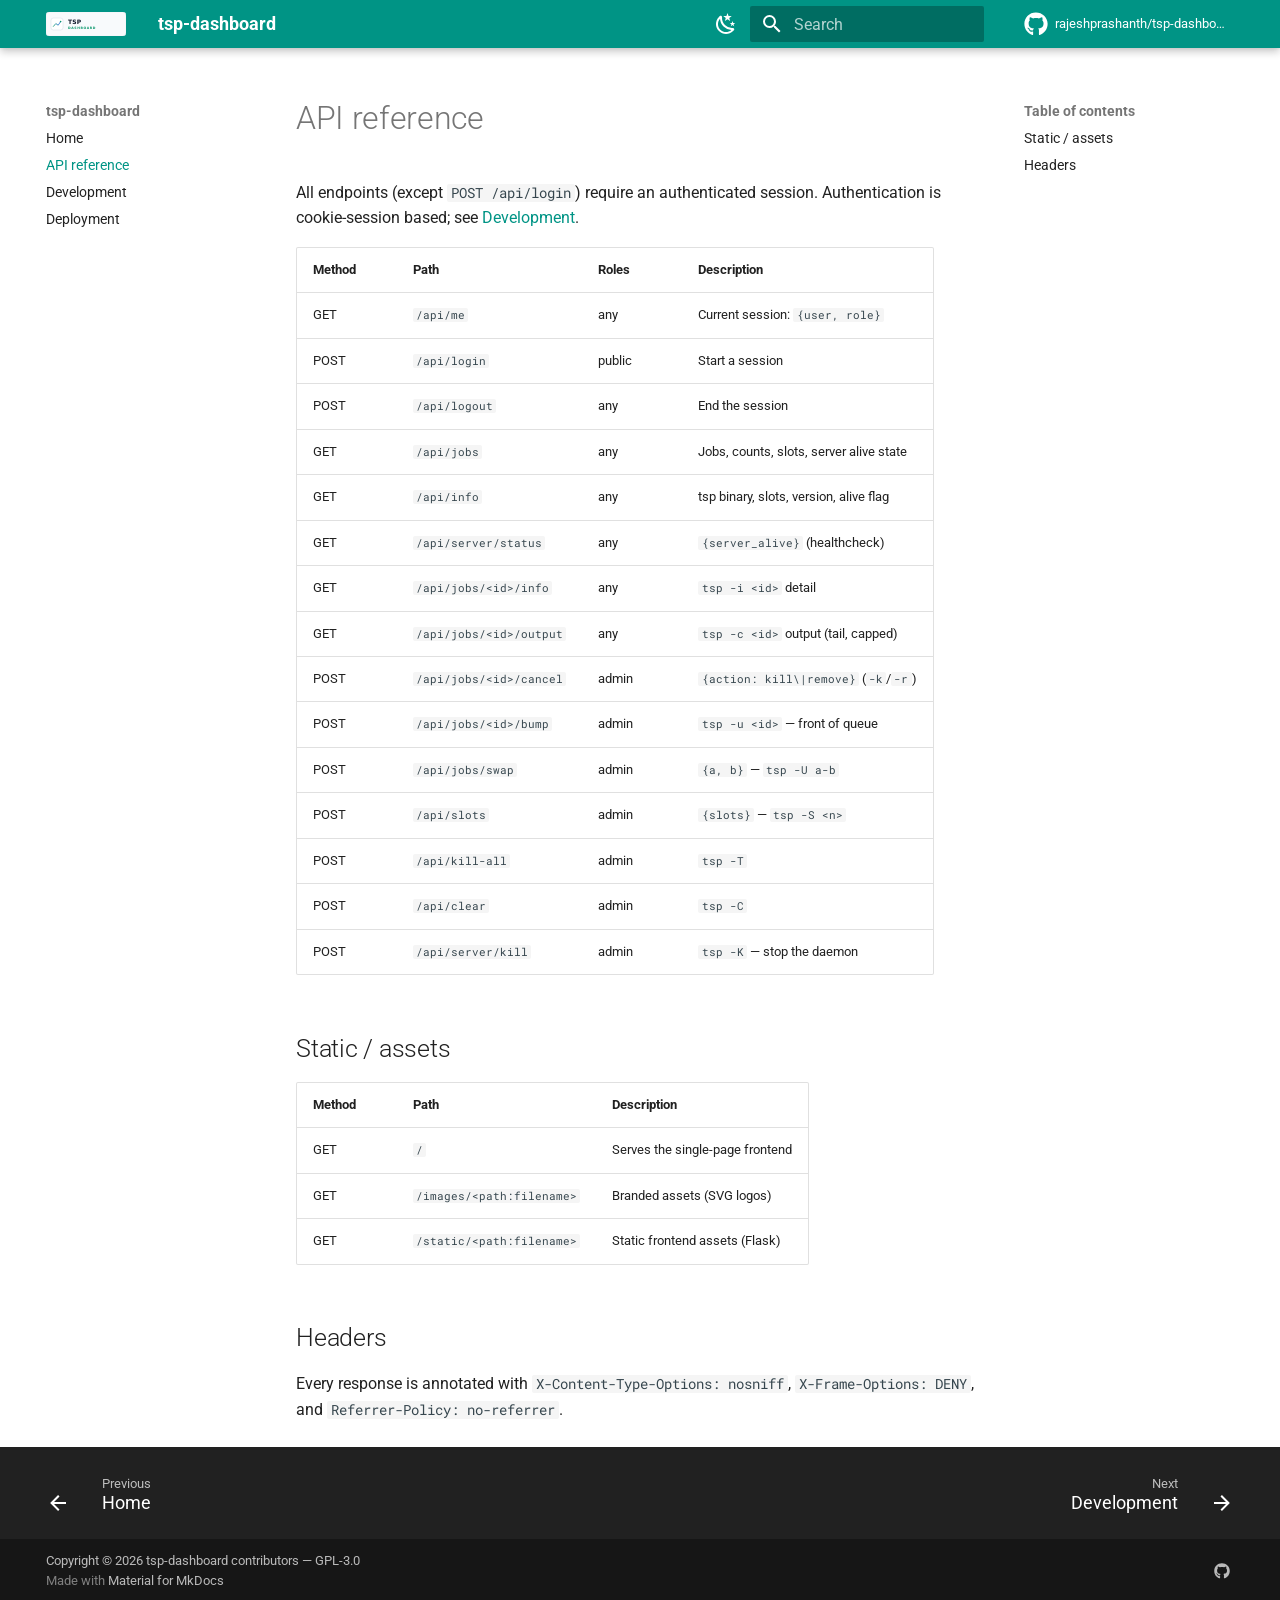
<file: api/index.html>
<!doctype html>
<html lang="en" class="no-js">
  <head>
    
      <meta charset="utf-8">
      <meta name="viewport" content="width=device-width,initial-scale=1">
      
        <meta name="description" content="A production-grade web dashboard for Task Spooler">
      
      
      
      
        <link rel="prev" href="..">
      
      
        <link rel="next" href="../development/">
      
      
        
      
      
      <link rel="icon" href="../assets/images/logo-light.svg">
      <meta name="generator" content="mkdocs-1.6.1, mkdocs-material-9.7.7">
    
    
      
        <title>API reference - tsp-dashboard</title>
      
    
    
      <link rel="stylesheet" href="../assets/stylesheets/main.ec1eaa64.min.css">
      
        
        <link rel="stylesheet" href="../assets/stylesheets/palette.ab4e12ef.min.css">
      
      


    
    
      
    
    
      
        
        
        <link rel="preconnect" href="https://fonts.gstatic.com" crossorigin>
        <link rel="stylesheet" href="https://fonts.googleapis.com/css?family=Roboto:300,300i,400,400i,700,700i%7CRoboto+Mono:400,400i,700,700i&display=fallback">
        <style>:root{--md-text-font:"Roboto";--md-code-font:"Roboto Mono"}</style>
      
    
    
    <script>__md_scope=new URL("..",location),__md_hash=e=>[...e].reduce(((e,_)=>(e<<5)-e+_.charCodeAt(0)),0),__md_get=(e,_=localStorage,t=__md_scope)=>JSON.parse(_.getItem(t.pathname+"."+e)),__md_set=(e,_,t=localStorage,a=__md_scope)=>{try{t.setItem(a.pathname+"."+e,JSON.stringify(_))}catch(e){}}</script>
    
      

    
    
  </head>
  
  
    
    
      
    
    
    
    
    <body dir="ltr" data-md-color-scheme="default" data-md-color-primary="teal" data-md-color-accent="cyan">
  
    
    <input class="md-toggle" data-md-toggle="drawer" type="checkbox" id="__drawer" autocomplete="off">
    <input class="md-toggle" data-md-toggle="search" type="checkbox" id="__search" autocomplete="off">
    <label class="md-overlay" for="__drawer"></label>
    <div data-md-component="skip">
      
        
        <a href="#api-reference" class="md-skip">
          Skip to content
        </a>
      
    </div>
    <div data-md-component="announce">
      
    </div>
    
    
      

  

<header class="md-header md-header--shadow" data-md-component="header">
  <nav class="md-header__inner md-grid" aria-label="Header">
    <a href=".." title="tsp-dashboard" class="md-header__button md-logo" aria-label="tsp-dashboard" data-md-component="logo">
      
  <img src="../assets/images/logo-light.svg" alt="logo">

    </a>
    <label class="md-header__button md-icon" for="__drawer">
      
      <svg xmlns="http://www.w3.org/2000/svg" viewBox="0 0 24 24"><path d="M3 6h18v2H3zm0 5h18v2H3zm0 5h18v2H3z"/></svg>
    </label>
    <div class="md-header__title" data-md-component="header-title">
      <div class="md-header__ellipsis">
        <div class="md-header__topic">
          <span class="md-ellipsis">
            tsp-dashboard
          </span>
        </div>
        <div class="md-header__topic" data-md-component="header-topic">
          <span class="md-ellipsis">
            
              API reference
            
          </span>
        </div>
      </div>
    </div>
    
      
        <form class="md-header__option" data-md-component="palette">
  
    
    
    
    <input class="md-option" data-md-color-media="(prefers-color-scheme: light)" data-md-color-scheme="default" data-md-color-primary="teal" data-md-color-accent="cyan"  aria-label="Switch to dark mode"  type="radio" name="__palette" id="__palette_0">
    
      <label class="md-header__button md-icon" title="Switch to dark mode" for="__palette_1" hidden>
        <svg xmlns="http://www.w3.org/2000/svg" viewBox="0 0 24 24"><path d="m17.75 4.09-2.53 1.94.91 3.06-2.63-1.81-2.63 1.81.91-3.06-2.53-1.94L12.44 4l1.06-3 1.06 3zm3.5 6.91-1.64 1.25.59 1.98-1.7-1.17-1.7 1.17.59-1.98L15.75 11l2.06-.05L18.5 9l.69 1.95zm-2.28 4.95c.83-.08 1.72 1.1 1.19 1.85-.32.45-.66.87-1.08 1.27C15.17 23 8.84 23 4.94 19.07c-3.91-3.9-3.91-10.24 0-14.14.4-.4.82-.76 1.27-1.08.75-.53 1.93.36 1.85 1.19-.27 2.86.69 5.83 2.89 8.02a9.96 9.96 0 0 0 8.02 2.89m-1.64 2.02a12.08 12.08 0 0 1-7.8-3.47c-2.17-2.19-3.33-5-3.49-7.82-2.81 3.14-2.7 7.96.31 10.98 3.02 3.01 7.84 3.12 10.98.31"/></svg>
      </label>
    
  
    
    
    
    <input class="md-option" data-md-color-media="(prefers-color-scheme: dark)" data-md-color-scheme="slate" data-md-color-primary="teal" data-md-color-accent="cyan"  aria-label="Switch to light mode"  type="radio" name="__palette" id="__palette_1">
    
      <label class="md-header__button md-icon" title="Switch to light mode" for="__palette_0" hidden>
        <svg xmlns="http://www.w3.org/2000/svg" viewBox="0 0 24 24"><path d="M12 7a5 5 0 0 1 5 5 5 5 0 0 1-5 5 5 5 0 0 1-5-5 5 5 0 0 1 5-5m0 2a3 3 0 0 0-3 3 3 3 0 0 0 3 3 3 3 0 0 0 3-3 3 3 0 0 0-3-3m0-7 2.39 3.42C13.65 5.15 12.84 5 12 5s-1.65.15-2.39.42zM3.34 7l4.16-.35A7.2 7.2 0 0 0 5.94 8.5c-.44.74-.69 1.5-.83 2.29zm.02 10 1.76-3.77a7.131 7.131 0 0 0 2.38 4.14zM20.65 7l-1.77 3.79a7.02 7.02 0 0 0-2.38-4.15zm-.01 10-4.14.36c.59-.51 1.12-1.14 1.54-1.86.42-.73.69-1.5.83-2.29zM12 22l-2.41-3.44c.74.27 1.55.44 2.41.44.82 0 1.63-.17 2.37-.44z"/></svg>
      </label>
    
  
</form>
      
    
    
      <script>var palette=__md_get("__palette");if(palette&&palette.color){if("(prefers-color-scheme)"===palette.color.media){var media=matchMedia("(prefers-color-scheme: light)"),input=document.querySelector(media.matches?"[data-md-color-media='(prefers-color-scheme: light)']":"[data-md-color-media='(prefers-color-scheme: dark)']");palette.color.media=input.getAttribute("data-md-color-media"),palette.color.scheme=input.getAttribute("data-md-color-scheme"),palette.color.primary=input.getAttribute("data-md-color-primary"),palette.color.accent=input.getAttribute("data-md-color-accent")}for(var[key,value]of Object.entries(palette.color))document.body.setAttribute("data-md-color-"+key,value)}</script>
    
    
    
      
      
        <label class="md-header__button md-icon" for="__search">
          
          <svg xmlns="http://www.w3.org/2000/svg" viewBox="0 0 24 24"><path d="M9.5 3A6.5 6.5 0 0 1 16 9.5c0 1.61-.59 3.09-1.56 4.23l.27.27h.79l5 5-1.5 1.5-5-5v-.79l-.27-.27A6.52 6.52 0 0 1 9.5 16 6.5 6.5 0 0 1 3 9.5 6.5 6.5 0 0 1 9.5 3m0 2C7 5 5 7 5 9.5S7 14 9.5 14 14 12 14 9.5 12 5 9.5 5"/></svg>
        </label>
        <div class="md-search" data-md-component="search" role="dialog">
  <label class="md-search__overlay" for="__search"></label>
  <div class="md-search__inner" role="search">
    <form class="md-search__form" name="search">
      <input type="text" class="md-search__input" name="query" aria-label="Search" placeholder="Search" autocapitalize="off" autocorrect="off" autocomplete="off" spellcheck="false" data-md-component="search-query" required>
      <label class="md-search__icon md-icon" for="__search">
        
        <svg xmlns="http://www.w3.org/2000/svg" viewBox="0 0 24 24"><path d="M9.5 3A6.5 6.5 0 0 1 16 9.5c0 1.61-.59 3.09-1.56 4.23l.27.27h.79l5 5-1.5 1.5-5-5v-.79l-.27-.27A6.52 6.52 0 0 1 9.5 16 6.5 6.5 0 0 1 3 9.5 6.5 6.5 0 0 1 9.5 3m0 2C7 5 5 7 5 9.5S7 14 9.5 14 14 12 14 9.5 12 5 9.5 5"/></svg>
        
        <svg xmlns="http://www.w3.org/2000/svg" viewBox="0 0 24 24"><path d="M20 11v2H8l5.5 5.5-1.42 1.42L4.16 12l7.92-7.92L13.5 5.5 8 11z"/></svg>
      </label>
      <nav class="md-search__options" aria-label="Search">
        
        <button type="reset" class="md-search__icon md-icon" title="Clear" aria-label="Clear" tabindex="-1">
          
          <svg xmlns="http://www.w3.org/2000/svg" viewBox="0 0 24 24"><path d="M19 6.41 17.59 5 12 10.59 6.41 5 5 6.41 10.59 12 5 17.59 6.41 19 12 13.41 17.59 19 19 17.59 13.41 12z"/></svg>
        </button>
      </nav>
      
    </form>
    <div class="md-search__output">
      <div class="md-search__scrollwrap" tabindex="0" data-md-scrollfix>
        <div class="md-search-result" data-md-component="search-result">
          <div class="md-search-result__meta">
            Initializing search
          </div>
          <ol class="md-search-result__list" role="presentation"></ol>
        </div>
      </div>
    </div>
  </div>
</div>
      
    
    
      <div class="md-header__source">
        <a href="https://github.com/rajeshprashanth/tsp-dashboard" title="Go to repository" class="md-source" data-md-component="source">
  <div class="md-source__icon md-icon">
    
    <svg xmlns="http://www.w3.org/2000/svg" viewBox="0 0 512 512"><!--! Font Awesome Free 7.1.0 by @fontawesome - https://fontawesome.com License - https://fontawesome.com/license/free (Icons: CC BY 4.0, Fonts: SIL OFL 1.1, Code: MIT License) Copyright 2025 Fonticons, Inc.--><path d="M173.9 397.4c0 2-2.3 3.6-5.2 3.6-3.3.3-5.6-1.3-5.6-3.6 0-2 2.3-3.6 5.2-3.6 3-.3 5.6 1.3 5.6 3.6m-31.1-4.5c-.7 2 1.3 4.3 4.3 4.9 2.6 1 5.6 0 6.2-2s-1.3-4.3-4.3-5.2c-2.6-.7-5.5.3-6.2 2.3m44.2-1.7c-2.9.7-4.9 2.6-4.6 4.9.3 2 2.9 3.3 5.9 2.6 2.9-.7 4.9-2.6 4.6-4.6-.3-1.9-3-3.2-5.9-2.9M252.8 8C114.1 8 8 113.3 8 252c0 110.9 69.8 205.8 169.5 239.2 12.8 2.3 17.3-5.6 17.3-12.1 0-6.2-.3-40.4-.3-61.4 0 0-70 15-84.7-29.8 0 0-11.4-29.1-27.8-36.6 0 0-22.9-15.7 1.6-15.4 0 0 24.9 2 38.6 25.8 21.9 38.6 58.6 27.5 72.9 20.9 2.3-16 8.8-27.1 16-33.7-55.9-6.2-112.3-14.3-112.3-110.5 0-27.5 7.6-41.3 23.6-58.9-2.6-6.5-11.1-33.3 2.6-67.9 20.9-6.5 69 27 69 27 20-5.6 41.5-8.5 62.8-8.5s42.8 2.9 62.8 8.5c0 0 48.1-33.6 69-27 13.7 34.7 5.2 61.4 2.6 67.9 16 17.7 25.8 31.5 25.8 58.9 0 96.5-58.9 104.2-114.8 110.5 9.2 7.9 17 22.9 17 46.4 0 33.7-.3 75.4-.3 83.6 0 6.5 4.6 14.4 17.3 12.1C436.2 457.8 504 362.9 504 252 504 113.3 391.5 8 252.8 8M105.2 352.9c-1.3 1-1 3.3.7 5.2 1.6 1.6 3.9 2.3 5.2 1 1.3-1 1-3.3-.7-5.2-1.6-1.6-3.9-2.3-5.2-1m-10.8-8.1c-.7 1.3.3 2.9 2.3 3.9 1.6 1 3.6.7 4.3-.7.7-1.3-.3-2.9-2.3-3.9-2-.6-3.6-.3-4.3.7m32.4 35.6c-1.6 1.3-1 4.3 1.3 6.2 2.3 2.3 5.2 2.6 6.5 1 1.3-1.3.7-4.3-1.3-6.2-2.2-2.3-5.2-2.6-6.5-1m-11.4-14.7c-1.6 1-1.6 3.6 0 5.9s4.3 3.3 5.6 2.3c1.6-1.3 1.6-3.9 0-6.2-1.4-2.3-4-3.3-5.6-2"/></svg>
  </div>
  <div class="md-source__repository">
    rajeshprashanth/tsp-dashboard
  </div>
</a>
      </div>
    
  </nav>
  
</header>
    
    <div class="md-container" data-md-component="container">
      
      
        
          
        
      
      <main class="md-main" data-md-component="main">
        <div class="md-main__inner md-grid">
          
            
              
              <div class="md-sidebar md-sidebar--primary" data-md-component="sidebar" data-md-type="navigation" >
                <div class="md-sidebar__scrollwrap">
                  <div class="md-sidebar__inner">
                    



<nav class="md-nav md-nav--primary" aria-label="Navigation" data-md-level="0">
  <label class="md-nav__title" for="__drawer">
    <a href=".." title="tsp-dashboard" class="md-nav__button md-logo" aria-label="tsp-dashboard" data-md-component="logo">
      
  <img src="../assets/images/logo-light.svg" alt="logo">

    </a>
    tsp-dashboard
  </label>
  
    <div class="md-nav__source">
      <a href="https://github.com/rajeshprashanth/tsp-dashboard" title="Go to repository" class="md-source" data-md-component="source">
  <div class="md-source__icon md-icon">
    
    <svg xmlns="http://www.w3.org/2000/svg" viewBox="0 0 512 512"><!--! Font Awesome Free 7.1.0 by @fontawesome - https://fontawesome.com License - https://fontawesome.com/license/free (Icons: CC BY 4.0, Fonts: SIL OFL 1.1, Code: MIT License) Copyright 2025 Fonticons, Inc.--><path d="M173.9 397.4c0 2-2.3 3.6-5.2 3.6-3.3.3-5.6-1.3-5.6-3.6 0-2 2.3-3.6 5.2-3.6 3-.3 5.6 1.3 5.6 3.6m-31.1-4.5c-.7 2 1.3 4.3 4.3 4.9 2.6 1 5.6 0 6.2-2s-1.3-4.3-4.3-5.2c-2.6-.7-5.5.3-6.2 2.3m44.2-1.7c-2.9.7-4.9 2.6-4.6 4.9.3 2 2.9 3.3 5.9 2.6 2.9-.7 4.9-2.6 4.6-4.6-.3-1.9-3-3.2-5.9-2.9M252.8 8C114.1 8 8 113.3 8 252c0 110.9 69.8 205.8 169.5 239.2 12.8 2.3 17.3-5.6 17.3-12.1 0-6.2-.3-40.4-.3-61.4 0 0-70 15-84.7-29.8 0 0-11.4-29.1-27.8-36.6 0 0-22.9-15.7 1.6-15.4 0 0 24.9 2 38.6 25.8 21.9 38.6 58.6 27.5 72.9 20.9 2.3-16 8.8-27.1 16-33.7-55.9-6.2-112.3-14.3-112.3-110.5 0-27.5 7.6-41.3 23.6-58.9-2.6-6.5-11.1-33.3 2.6-67.9 20.9-6.5 69 27 69 27 20-5.6 41.5-8.5 62.8-8.5s42.8 2.9 62.8 8.5c0 0 48.1-33.6 69-27 13.7 34.7 5.2 61.4 2.6 67.9 16 17.7 25.8 31.5 25.8 58.9 0 96.5-58.9 104.2-114.8 110.5 9.2 7.9 17 22.9 17 46.4 0 33.7-.3 75.4-.3 83.6 0 6.5 4.6 14.4 17.3 12.1C436.2 457.8 504 362.9 504 252 504 113.3 391.5 8 252.8 8M105.2 352.9c-1.3 1-1 3.3.7 5.2 1.6 1.6 3.9 2.3 5.2 1 1.3-1 1-3.3-.7-5.2-1.6-1.6-3.9-2.3-5.2-1m-10.8-8.1c-.7 1.3.3 2.9 2.3 3.9 1.6 1 3.6.7 4.3-.7.7-1.3-.3-2.9-2.3-3.9-2-.6-3.6-.3-4.3.7m32.4 35.6c-1.6 1.3-1 4.3 1.3 6.2 2.3 2.3 5.2 2.6 6.5 1 1.3-1.3.7-4.3-1.3-6.2-2.2-2.3-5.2-2.6-6.5-1m-11.4-14.7c-1.6 1-1.6 3.6 0 5.9s4.3 3.3 5.6 2.3c1.6-1.3 1.6-3.9 0-6.2-1.4-2.3-4-3.3-5.6-2"/></svg>
  </div>
  <div class="md-source__repository">
    rajeshprashanth/tsp-dashboard
  </div>
</a>
    </div>
  
  <ul class="md-nav__list" data-md-scrollfix>
    
      
      
  
  
  
  
    <li class="md-nav__item">
      <a href=".." class="md-nav__link">
        
  
  
  <span class="md-ellipsis">
    
  
    Home
  

    
  </span>
  
  

      </a>
    </li>
  

    
      
      
  
  
    
  
  
  
    <li class="md-nav__item md-nav__item--active">
      
      <input class="md-nav__toggle md-toggle" type="checkbox" id="__toc">
      
      
        
      
      
        <label class="md-nav__link md-nav__link--active" for="__toc">
          
  
  
  <span class="md-ellipsis">
    
  
    API reference
  

    
  </span>
  
  

          <span class="md-nav__icon md-icon"></span>
        </label>
      
      <a href="./" class="md-nav__link md-nav__link--active">
        
  
  
  <span class="md-ellipsis">
    
  
    API reference
  

    
  </span>
  
  

      </a>
      
        

<nav class="md-nav md-nav--secondary" aria-label="Table of contents">
  
  
  
    
  
  
    <label class="md-nav__title" for="__toc">
      <span class="md-nav__icon md-icon"></span>
      Table of contents
    </label>
    <ul class="md-nav__list" data-md-component="toc" data-md-scrollfix>
      
        <li class="md-nav__item">
  <a href="#static-assets" class="md-nav__link">
    <span class="md-ellipsis">
      
        Static / assets
      
    </span>
  </a>
  
</li>
      
        <li class="md-nav__item">
  <a href="#headers" class="md-nav__link">
    <span class="md-ellipsis">
      
        Headers
      
    </span>
  </a>
  
</li>
      
    </ul>
  
</nav>
      
    </li>
  

    
      
      
  
  
  
  
    <li class="md-nav__item">
      <a href="../development/" class="md-nav__link">
        
  
  
  <span class="md-ellipsis">
    
  
    Development
  

    
  </span>
  
  

      </a>
    </li>
  

    
      
      
  
  
  
  
    <li class="md-nav__item">
      <a href="../deployment/" class="md-nav__link">
        
  
  
  <span class="md-ellipsis">
    
  
    Deployment
  

    
  </span>
  
  

      </a>
    </li>
  

    
  </ul>
</nav>
                  </div>
                </div>
              </div>
            
            
              
              <div class="md-sidebar md-sidebar--secondary" data-md-component="sidebar" data-md-type="toc" >
                <div class="md-sidebar__scrollwrap">
                  <div class="md-sidebar__inner">
                    

<nav class="md-nav md-nav--secondary" aria-label="Table of contents">
  
  
  
    
  
  
    <label class="md-nav__title" for="__toc">
      <span class="md-nav__icon md-icon"></span>
      Table of contents
    </label>
    <ul class="md-nav__list" data-md-component="toc" data-md-scrollfix>
      
        <li class="md-nav__item">
  <a href="#static-assets" class="md-nav__link">
    <span class="md-ellipsis">
      
        Static / assets
      
    </span>
  </a>
  
</li>
      
        <li class="md-nav__item">
  <a href="#headers" class="md-nav__link">
    <span class="md-ellipsis">
      
        Headers
      
    </span>
  </a>
  
</li>
      
    </ul>
  
</nav>
                  </div>
                </div>
              </div>
            
          
          
            <div class="md-content" data-md-component="content">
              
              <article class="md-content__inner md-typeset">
                
                  


  
  


<h1 id="api-reference">API reference</h1>
<p>All endpoints (except <code>POST /api/login</code>) require an authenticated session.
Authentication is cookie-session based; see <a href="../development/">Development</a>.</p>
<table>
<thead>
<tr>
<th>Method</th>
<th>Path</th>
<th>Roles</th>
<th>Description</th>
</tr>
</thead>
<tbody>
<tr>
<td>GET</td>
<td><code>/api/me</code></td>
<td>any</td>
<td>Current session: <code>{user, role}</code></td>
</tr>
<tr>
<td>POST</td>
<td><code>/api/login</code></td>
<td>public</td>
<td>Start a session</td>
</tr>
<tr>
<td>POST</td>
<td><code>/api/logout</code></td>
<td>any</td>
<td>End the session</td>
</tr>
<tr>
<td>GET</td>
<td><code>/api/jobs</code></td>
<td>any</td>
<td>Jobs, counts, slots, server alive state</td>
</tr>
<tr>
<td>GET</td>
<td><code>/api/info</code></td>
<td>any</td>
<td>tsp binary, slots, version, alive flag</td>
</tr>
<tr>
<td>GET</td>
<td><code>/api/server/status</code></td>
<td>any</td>
<td><code>{server_alive}</code> (healthcheck)</td>
</tr>
<tr>
<td>GET</td>
<td><code>/api/jobs/&lt;id&gt;/info</code></td>
<td>any</td>
<td><code>tsp -i &lt;id&gt;</code> detail</td>
</tr>
<tr>
<td>GET</td>
<td><code>/api/jobs/&lt;id&gt;/output</code></td>
<td>any</td>
<td><code>tsp -c &lt;id&gt;</code> output (tail, capped)</td>
</tr>
<tr>
<td>POST</td>
<td><code>/api/jobs/&lt;id&gt;/cancel</code></td>
<td>admin</td>
<td><code>{action: kill\|remove}</code> (<code>-k</code>/<code>-r</code>)</td>
</tr>
<tr>
<td>POST</td>
<td><code>/api/jobs/&lt;id&gt;/bump</code></td>
<td>admin</td>
<td><code>tsp -u &lt;id&gt;</code> — front of queue</td>
</tr>
<tr>
<td>POST</td>
<td><code>/api/jobs/swap</code></td>
<td>admin</td>
<td><code>{a, b}</code> — <code>tsp -U a-b</code></td>
</tr>
<tr>
<td>POST</td>
<td><code>/api/slots</code></td>
<td>admin</td>
<td><code>{slots}</code> — <code>tsp -S &lt;n&gt;</code></td>
</tr>
<tr>
<td>POST</td>
<td><code>/api/kill-all</code></td>
<td>admin</td>
<td><code>tsp -T</code></td>
</tr>
<tr>
<td>POST</td>
<td><code>/api/clear</code></td>
<td>admin</td>
<td><code>tsp -C</code></td>
</tr>
<tr>
<td>POST</td>
<td><code>/api/server/kill</code></td>
<td>admin</td>
<td><code>tsp -K</code> — stop the daemon</td>
</tr>
</tbody>
</table>
<h2 id="static-assets">Static / assets</h2>
<table>
<thead>
<tr>
<th>Method</th>
<th>Path</th>
<th>Description</th>
</tr>
</thead>
<tbody>
<tr>
<td>GET</td>
<td><code>/</code></td>
<td>Serves the single-page frontend</td>
</tr>
<tr>
<td>GET</td>
<td><code>/images/&lt;path:filename&gt;</code></td>
<td>Branded assets (SVG logos)</td>
</tr>
<tr>
<td>GET</td>
<td><code>/static/&lt;path:filename&gt;</code></td>
<td>Static frontend assets (Flask)</td>
</tr>
</tbody>
</table>
<h2 id="headers">Headers</h2>
<p>Every response is annotated with <code>X-Content-Type-Options: nosniff</code>,
<code>X-Frame-Options: DENY</code>, and <code>Referrer-Policy: no-referrer</code>.</p>












                
              </article>
            </div>
          
          
<script>var target=document.getElementById(location.hash.slice(1));target&&target.name&&(target.checked=target.name.startsWith("__tabbed_"))</script>
        </div>
        
          <button type="button" class="md-top md-icon" data-md-component="top" hidden>
  
  <svg xmlns="http://www.w3.org/2000/svg" viewBox="0 0 24 24"><path d="M13 20h-2V8l-5.5 5.5-1.42-1.42L12 4.16l7.92 7.92-1.42 1.42L13 8z"/></svg>
  Back to top
</button>
        
      </main>
      
        <footer class="md-footer">
  
    
      
      <nav class="md-footer__inner md-grid" aria-label="Footer" >
        
          
          <a href=".." class="md-footer__link md-footer__link--prev" aria-label="Previous: Home">
            <div class="md-footer__button md-icon">
              
              <svg xmlns="http://www.w3.org/2000/svg" viewBox="0 0 24 24"><path d="M20 11v2H8l5.5 5.5-1.42 1.42L4.16 12l7.92-7.92L13.5 5.5 8 11z"/></svg>
            </div>
            <div class="md-footer__title">
              <span class="md-footer__direction">
                Previous
              </span>
              <div class="md-ellipsis">
                Home
              </div>
            </div>
          </a>
        
        
          
          <a href="../development/" class="md-footer__link md-footer__link--next" aria-label="Next: Development">
            <div class="md-footer__title">
              <span class="md-footer__direction">
                Next
              </span>
              <div class="md-ellipsis">
                Development
              </div>
            </div>
            <div class="md-footer__button md-icon">
              
              <svg xmlns="http://www.w3.org/2000/svg" viewBox="0 0 24 24"><path d="M4 11v2h12l-5.5 5.5 1.42 1.42L19.84 12l-7.92-7.92L10.5 5.5 16 11z"/></svg>
            </div>
          </a>
        
      </nav>
    
  
  <div class="md-footer-meta md-typeset">
    <div class="md-footer-meta__inner md-grid">
      <div class="md-copyright">
  
    <div class="md-copyright__highlight">
      Copyright &copy; 2026 tsp-dashboard contributors &mdash; GPL-3.0
    </div>
  
  
    Made with
    <a href="https://squidfunk.github.io/mkdocs-material/" target="_blank" rel="noopener">
      Material for MkDocs
    </a>
  
</div>
      
        
<div class="md-social">
  
    
    
    
    
      
      
    
    <a href="https://github.com/rajeshprasanth/tsp-dashboard" target="_blank" rel="noopener" title="github.com" class="md-social__link">
      <svg xmlns="http://www.w3.org/2000/svg" viewBox="0 0 512 512"><!--! Font Awesome Free 7.1.0 by @fontawesome - https://fontawesome.com License - https://fontawesome.com/license/free (Icons: CC BY 4.0, Fonts: SIL OFL 1.1, Code: MIT License) Copyright 2025 Fonticons, Inc.--><path d="M173.9 397.4c0 2-2.3 3.6-5.2 3.6-3.3.3-5.6-1.3-5.6-3.6 0-2 2.3-3.6 5.2-3.6 3-.3 5.6 1.3 5.6 3.6m-31.1-4.5c-.7 2 1.3 4.3 4.3 4.9 2.6 1 5.6 0 6.2-2s-1.3-4.3-4.3-5.2c-2.6-.7-5.5.3-6.2 2.3m44.2-1.7c-2.9.7-4.9 2.6-4.6 4.9.3 2 2.9 3.3 5.9 2.6 2.9-.7 4.9-2.6 4.6-4.6-.3-1.9-3-3.2-5.9-2.9M252.8 8C114.1 8 8 113.3 8 252c0 110.9 69.8 205.8 169.5 239.2 12.8 2.3 17.3-5.6 17.3-12.1 0-6.2-.3-40.4-.3-61.4 0 0-70 15-84.7-29.8 0 0-11.4-29.1-27.8-36.6 0 0-22.9-15.7 1.6-15.4 0 0 24.9 2 38.6 25.8 21.9 38.6 58.6 27.5 72.9 20.9 2.3-16 8.8-27.1 16-33.7-55.9-6.2-112.3-14.3-112.3-110.5 0-27.5 7.6-41.3 23.6-58.9-2.6-6.5-11.1-33.3 2.6-67.9 20.9-6.5 69 27 69 27 20-5.6 41.5-8.5 62.8-8.5s42.8 2.9 62.8 8.5c0 0 48.1-33.6 69-27 13.7 34.7 5.2 61.4 2.6 67.9 16 17.7 25.8 31.5 25.8 58.9 0 96.5-58.9 104.2-114.8 110.5 9.2 7.9 17 22.9 17 46.4 0 33.7-.3 75.4-.3 83.6 0 6.5 4.6 14.4 17.3 12.1C436.2 457.8 504 362.9 504 252 504 113.3 391.5 8 252.8 8M105.2 352.9c-1.3 1-1 3.3.7 5.2 1.6 1.6 3.9 2.3 5.2 1 1.3-1 1-3.3-.7-5.2-1.6-1.6-3.9-2.3-5.2-1m-10.8-8.1c-.7 1.3.3 2.9 2.3 3.9 1.6 1 3.6.7 4.3-.7.7-1.3-.3-2.9-2.3-3.9-2-.6-3.6-.3-4.3.7m32.4 35.6c-1.6 1.3-1 4.3 1.3 6.2 2.3 2.3 5.2 2.6 6.5 1 1.3-1.3.7-4.3-1.3-6.2-2.2-2.3-5.2-2.6-6.5-1m-11.4-14.7c-1.6 1-1.6 3.6 0 5.9s4.3 3.3 5.6 2.3c1.6-1.3 1.6-3.9 0-6.2-1.4-2.3-4-3.3-5.6-2"/></svg>
    </a>
  
</div>
      
    </div>
  </div>
</footer>
      
    </div>
    <div class="md-dialog" data-md-component="dialog">
      <div class="md-dialog__inner md-typeset"></div>
    </div>
    
    
    
      
      
      <script id="__config" type="application/json">{"annotate": null, "base": "..", "features": ["navigation.top", "navigation.footer", "content.code.copy"], "search": "../assets/javascripts/workers/search.2c215733.min.js", "tags": null, "translations": {"clipboard.copied": "Copied to clipboard", "clipboard.copy": "Copy to clipboard", "search.result.more.one": "1 more on this page", "search.result.more.other": "# more on this page", "search.result.none": "No matching documents", "search.result.one": "1 matching document", "search.result.other": "# matching documents", "search.result.placeholder": "Type to start searching", "search.result.term.missing": "Missing", "select.version": "Select version"}, "version": null}</script>
    
    
      <script src="../assets/javascripts/bundle.d7400e89.min.js"></script>
      
    
  </body>
</html>
</file>
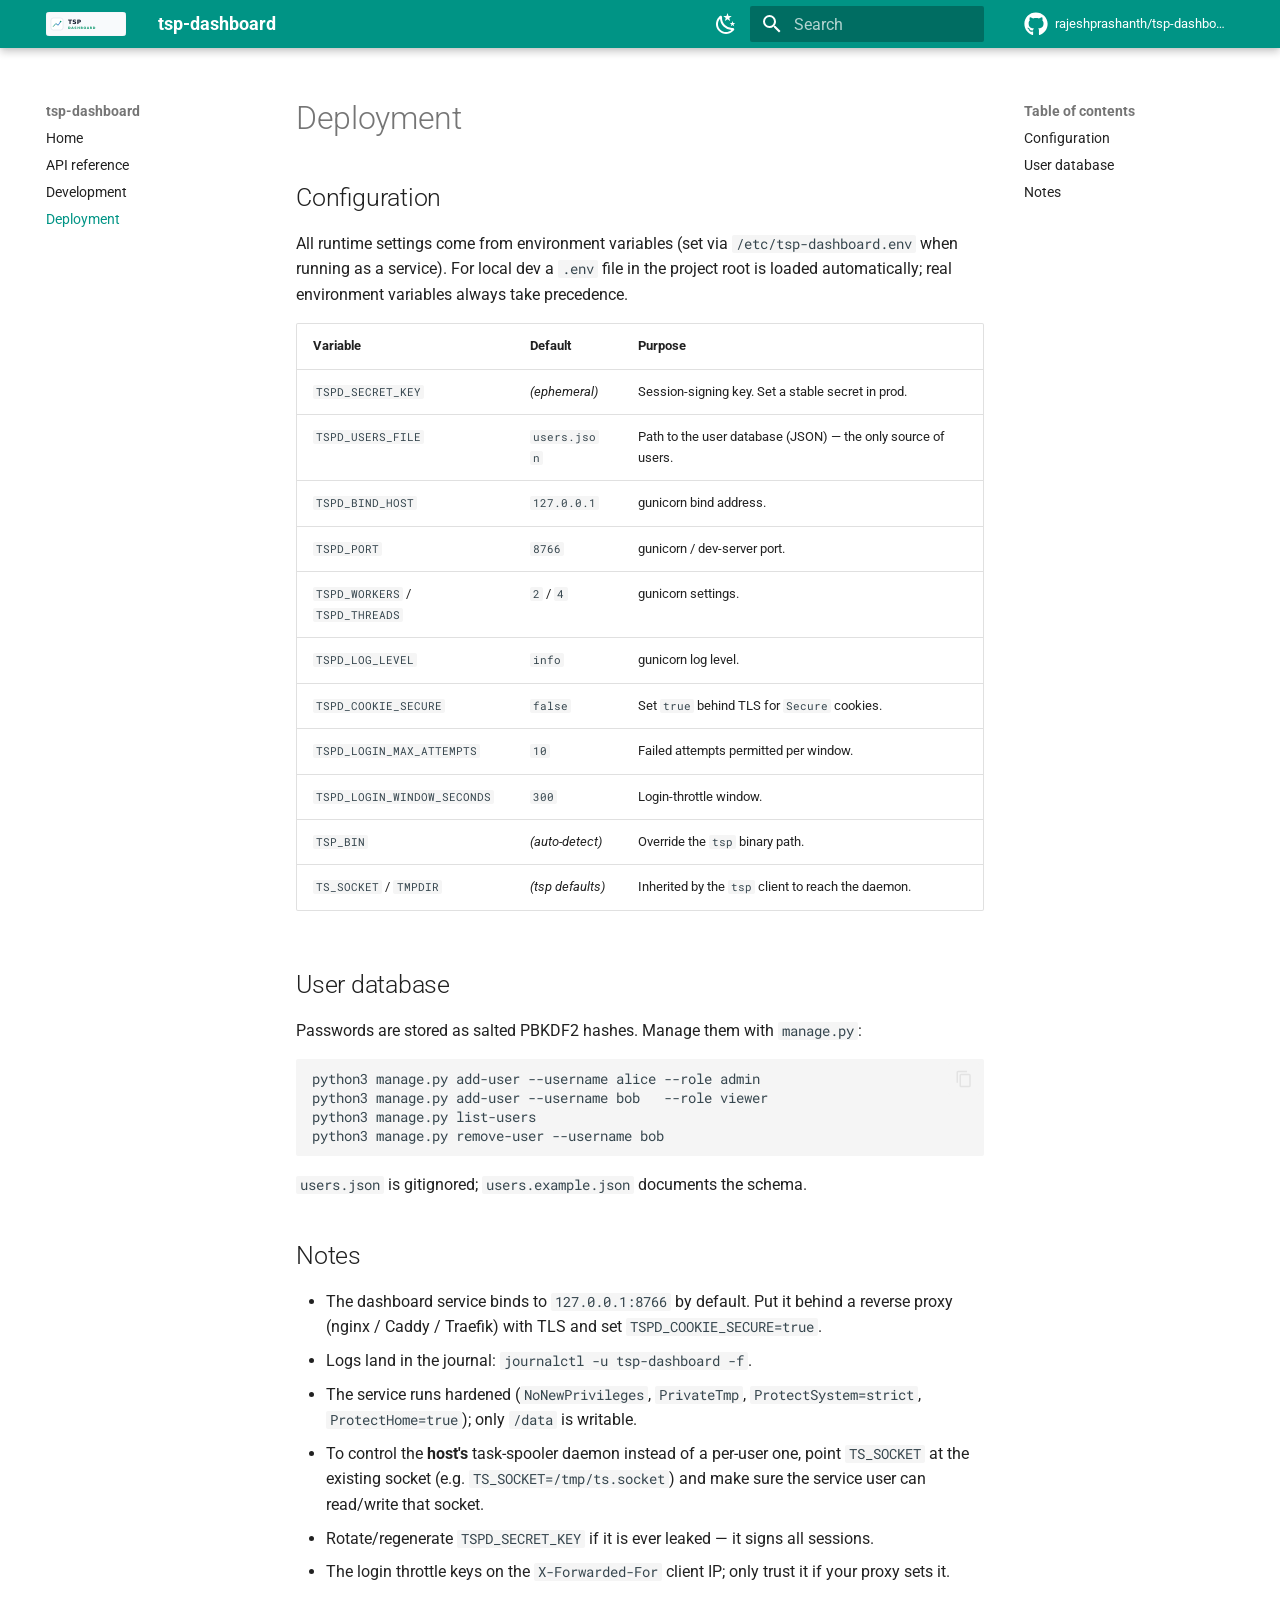
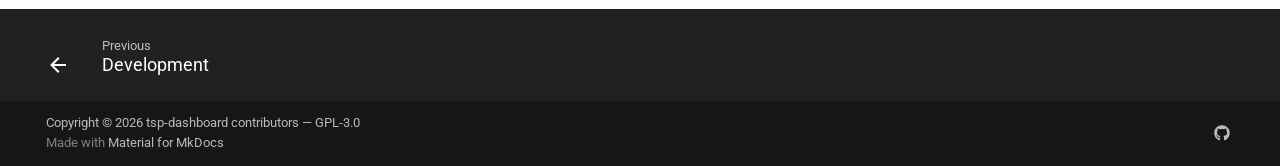
<file: deployment/index.html>
<!doctype html>
<html lang="en" class="no-js">
  <head>
    
      <meta charset="utf-8">
      <meta name="viewport" content="width=device-width,initial-scale=1">
      
        <meta name="description" content="A production-grade web dashboard for Task Spooler">
      
      
      
      
        <link rel="prev" href="../development/">
      
      
      
        
      
      
      <link rel="icon" href="../assets/images/logo-light.svg">
      <meta name="generator" content="mkdocs-1.6.1, mkdocs-material-9.7.7">
    
    
      
        <title>Deployment - tsp-dashboard</title>
      
    
    
      <link rel="stylesheet" href="../assets/stylesheets/main.ec1eaa64.min.css">
      
        
        <link rel="stylesheet" href="../assets/stylesheets/palette.ab4e12ef.min.css">
      
      


    
    
      
    
    
      
        
        
        <link rel="preconnect" href="https://fonts.gstatic.com" crossorigin>
        <link rel="stylesheet" href="https://fonts.googleapis.com/css?family=Roboto:300,300i,400,400i,700,700i%7CRoboto+Mono:400,400i,700,700i&display=fallback">
        <style>:root{--md-text-font:"Roboto";--md-code-font:"Roboto Mono"}</style>
      
    
    
    <script>__md_scope=new URL("..",location),__md_hash=e=>[...e].reduce(((e,_)=>(e<<5)-e+_.charCodeAt(0)),0),__md_get=(e,_=localStorage,t=__md_scope)=>JSON.parse(_.getItem(t.pathname+"."+e)),__md_set=(e,_,t=localStorage,a=__md_scope)=>{try{t.setItem(a.pathname+"."+e,JSON.stringify(_))}catch(e){}}</script>
    
      

    
    
  </head>
  
  
    
    
      
    
    
    
    
    <body dir="ltr" data-md-color-scheme="default" data-md-color-primary="teal" data-md-color-accent="cyan">
  
    
    <input class="md-toggle" data-md-toggle="drawer" type="checkbox" id="__drawer" autocomplete="off">
    <input class="md-toggle" data-md-toggle="search" type="checkbox" id="__search" autocomplete="off">
    <label class="md-overlay" for="__drawer"></label>
    <div data-md-component="skip">
      
        
        <a href="#deployment" class="md-skip">
          Skip to content
        </a>
      
    </div>
    <div data-md-component="announce">
      
    </div>
    
    
      

  

<header class="md-header md-header--shadow" data-md-component="header">
  <nav class="md-header__inner md-grid" aria-label="Header">
    <a href=".." title="tsp-dashboard" class="md-header__button md-logo" aria-label="tsp-dashboard" data-md-component="logo">
      
  <img src="../assets/images/logo-light.svg" alt="logo">

    </a>
    <label class="md-header__button md-icon" for="__drawer">
      
      <svg xmlns="http://www.w3.org/2000/svg" viewBox="0 0 24 24"><path d="M3 6h18v2H3zm0 5h18v2H3zm0 5h18v2H3z"/></svg>
    </label>
    <div class="md-header__title" data-md-component="header-title">
      <div class="md-header__ellipsis">
        <div class="md-header__topic">
          <span class="md-ellipsis">
            tsp-dashboard
          </span>
        </div>
        <div class="md-header__topic" data-md-component="header-topic">
          <span class="md-ellipsis">
            
              Deployment
            
          </span>
        </div>
      </div>
    </div>
    
      
        <form class="md-header__option" data-md-component="palette">
  
    
    
    
    <input class="md-option" data-md-color-media="(prefers-color-scheme: light)" data-md-color-scheme="default" data-md-color-primary="teal" data-md-color-accent="cyan"  aria-label="Switch to dark mode"  type="radio" name="__palette" id="__palette_0">
    
      <label class="md-header__button md-icon" title="Switch to dark mode" for="__palette_1" hidden>
        <svg xmlns="http://www.w3.org/2000/svg" viewBox="0 0 24 24"><path d="m17.75 4.09-2.53 1.94.91 3.06-2.63-1.81-2.63 1.81.91-3.06-2.53-1.94L12.44 4l1.06-3 1.06 3zm3.5 6.91-1.64 1.25.59 1.98-1.7-1.17-1.7 1.17.59-1.98L15.75 11l2.06-.05L18.5 9l.69 1.95zm-2.28 4.95c.83-.08 1.72 1.1 1.19 1.85-.32.45-.66.87-1.08 1.27C15.17 23 8.84 23 4.94 19.07c-3.91-3.9-3.91-10.24 0-14.14.4-.4.82-.76 1.27-1.08.75-.53 1.93.36 1.85 1.19-.27 2.86.69 5.83 2.89 8.02a9.96 9.96 0 0 0 8.02 2.89m-1.64 2.02a12.08 12.08 0 0 1-7.8-3.47c-2.17-2.19-3.33-5-3.49-7.82-2.81 3.14-2.7 7.96.31 10.98 3.02 3.01 7.84 3.12 10.98.31"/></svg>
      </label>
    
  
    
    
    
    <input class="md-option" data-md-color-media="(prefers-color-scheme: dark)" data-md-color-scheme="slate" data-md-color-primary="teal" data-md-color-accent="cyan"  aria-label="Switch to light mode"  type="radio" name="__palette" id="__palette_1">
    
      <label class="md-header__button md-icon" title="Switch to light mode" for="__palette_0" hidden>
        <svg xmlns="http://www.w3.org/2000/svg" viewBox="0 0 24 24"><path d="M12 7a5 5 0 0 1 5 5 5 5 0 0 1-5 5 5 5 0 0 1-5-5 5 5 0 0 1 5-5m0 2a3 3 0 0 0-3 3 3 3 0 0 0 3 3 3 3 0 0 0 3-3 3 3 0 0 0-3-3m0-7 2.39 3.42C13.65 5.15 12.84 5 12 5s-1.65.15-2.39.42zM3.34 7l4.16-.35A7.2 7.2 0 0 0 5.94 8.5c-.44.74-.69 1.5-.83 2.29zm.02 10 1.76-3.77a7.131 7.131 0 0 0 2.38 4.14zM20.65 7l-1.77 3.79a7.02 7.02 0 0 0-2.38-4.15zm-.01 10-4.14.36c.59-.51 1.12-1.14 1.54-1.86.42-.73.69-1.5.83-2.29zM12 22l-2.41-3.44c.74.27 1.55.44 2.41.44.82 0 1.63-.17 2.37-.44z"/></svg>
      </label>
    
  
</form>
      
    
    
      <script>var palette=__md_get("__palette");if(palette&&palette.color){if("(prefers-color-scheme)"===palette.color.media){var media=matchMedia("(prefers-color-scheme: light)"),input=document.querySelector(media.matches?"[data-md-color-media='(prefers-color-scheme: light)']":"[data-md-color-media='(prefers-color-scheme: dark)']");palette.color.media=input.getAttribute("data-md-color-media"),palette.color.scheme=input.getAttribute("data-md-color-scheme"),palette.color.primary=input.getAttribute("data-md-color-primary"),palette.color.accent=input.getAttribute("data-md-color-accent")}for(var[key,value]of Object.entries(palette.color))document.body.setAttribute("data-md-color-"+key,value)}</script>
    
    
    
      
      
        <label class="md-header__button md-icon" for="__search">
          
          <svg xmlns="http://www.w3.org/2000/svg" viewBox="0 0 24 24"><path d="M9.5 3A6.5 6.5 0 0 1 16 9.5c0 1.61-.59 3.09-1.56 4.23l.27.27h.79l5 5-1.5 1.5-5-5v-.79l-.27-.27A6.52 6.52 0 0 1 9.5 16 6.5 6.5 0 0 1 3 9.5 6.5 6.5 0 0 1 9.5 3m0 2C7 5 5 7 5 9.5S7 14 9.5 14 14 12 14 9.5 12 5 9.5 5"/></svg>
        </label>
        <div class="md-search" data-md-component="search" role="dialog">
  <label class="md-search__overlay" for="__search"></label>
  <div class="md-search__inner" role="search">
    <form class="md-search__form" name="search">
      <input type="text" class="md-search__input" name="query" aria-label="Search" placeholder="Search" autocapitalize="off" autocorrect="off" autocomplete="off" spellcheck="false" data-md-component="search-query" required>
      <label class="md-search__icon md-icon" for="__search">
        
        <svg xmlns="http://www.w3.org/2000/svg" viewBox="0 0 24 24"><path d="M9.5 3A6.5 6.5 0 0 1 16 9.5c0 1.61-.59 3.09-1.56 4.23l.27.27h.79l5 5-1.5 1.5-5-5v-.79l-.27-.27A6.52 6.52 0 0 1 9.5 16 6.5 6.5 0 0 1 3 9.5 6.5 6.5 0 0 1 9.5 3m0 2C7 5 5 7 5 9.5S7 14 9.5 14 14 12 14 9.5 12 5 9.5 5"/></svg>
        
        <svg xmlns="http://www.w3.org/2000/svg" viewBox="0 0 24 24"><path d="M20 11v2H8l5.5 5.5-1.42 1.42L4.16 12l7.92-7.92L13.5 5.5 8 11z"/></svg>
      </label>
      <nav class="md-search__options" aria-label="Search">
        
        <button type="reset" class="md-search__icon md-icon" title="Clear" aria-label="Clear" tabindex="-1">
          
          <svg xmlns="http://www.w3.org/2000/svg" viewBox="0 0 24 24"><path d="M19 6.41 17.59 5 12 10.59 6.41 5 5 6.41 10.59 12 5 17.59 6.41 19 12 13.41 17.59 19 19 17.59 13.41 12z"/></svg>
        </button>
      </nav>
      
    </form>
    <div class="md-search__output">
      <div class="md-search__scrollwrap" tabindex="0" data-md-scrollfix>
        <div class="md-search-result" data-md-component="search-result">
          <div class="md-search-result__meta">
            Initializing search
          </div>
          <ol class="md-search-result__list" role="presentation"></ol>
        </div>
      </div>
    </div>
  </div>
</div>
      
    
    
      <div class="md-header__source">
        <a href="https://github.com/rajeshprashanth/tsp-dashboard" title="Go to repository" class="md-source" data-md-component="source">
  <div class="md-source__icon md-icon">
    
    <svg xmlns="http://www.w3.org/2000/svg" viewBox="0 0 512 512"><!--! Font Awesome Free 7.1.0 by @fontawesome - https://fontawesome.com License - https://fontawesome.com/license/free (Icons: CC BY 4.0, Fonts: SIL OFL 1.1, Code: MIT License) Copyright 2025 Fonticons, Inc.--><path d="M173.9 397.4c0 2-2.3 3.6-5.2 3.6-3.3.3-5.6-1.3-5.6-3.6 0-2 2.3-3.6 5.2-3.6 3-.3 5.6 1.3 5.6 3.6m-31.1-4.5c-.7 2 1.3 4.3 4.3 4.9 2.6 1 5.6 0 6.2-2s-1.3-4.3-4.3-5.2c-2.6-.7-5.5.3-6.2 2.3m44.2-1.7c-2.9.7-4.9 2.6-4.6 4.9.3 2 2.9 3.3 5.9 2.6 2.9-.7 4.9-2.6 4.6-4.6-.3-1.9-3-3.2-5.9-2.9M252.8 8C114.1 8 8 113.3 8 252c0 110.9 69.8 205.8 169.5 239.2 12.8 2.3 17.3-5.6 17.3-12.1 0-6.2-.3-40.4-.3-61.4 0 0-70 15-84.7-29.8 0 0-11.4-29.1-27.8-36.6 0 0-22.9-15.7 1.6-15.4 0 0 24.9 2 38.6 25.8 21.9 38.6 58.6 27.5 72.9 20.9 2.3-16 8.8-27.1 16-33.7-55.9-6.2-112.3-14.3-112.3-110.5 0-27.5 7.6-41.3 23.6-58.9-2.6-6.5-11.1-33.3 2.6-67.9 20.9-6.5 69 27 69 27 20-5.6 41.5-8.5 62.8-8.5s42.8 2.9 62.8 8.5c0 0 48.1-33.6 69-27 13.7 34.7 5.2 61.4 2.6 67.9 16 17.7 25.8 31.5 25.8 58.9 0 96.5-58.9 104.2-114.8 110.5 9.2 7.9 17 22.9 17 46.4 0 33.7-.3 75.4-.3 83.6 0 6.5 4.6 14.4 17.3 12.1C436.2 457.8 504 362.9 504 252 504 113.3 391.5 8 252.8 8M105.2 352.9c-1.3 1-1 3.3.7 5.2 1.6 1.6 3.9 2.3 5.2 1 1.3-1 1-3.3-.7-5.2-1.6-1.6-3.9-2.3-5.2-1m-10.8-8.1c-.7 1.3.3 2.9 2.3 3.9 1.6 1 3.6.7 4.3-.7.7-1.3-.3-2.9-2.3-3.9-2-.6-3.6-.3-4.3.7m32.4 35.6c-1.6 1.3-1 4.3 1.3 6.2 2.3 2.3 5.2 2.6 6.5 1 1.3-1.3.7-4.3-1.3-6.2-2.2-2.3-5.2-2.6-6.5-1m-11.4-14.7c-1.6 1-1.6 3.6 0 5.9s4.3 3.3 5.6 2.3c1.6-1.3 1.6-3.9 0-6.2-1.4-2.3-4-3.3-5.6-2"/></svg>
  </div>
  <div class="md-source__repository">
    rajeshprashanth/tsp-dashboard
  </div>
</a>
      </div>
    
  </nav>
  
</header>
    
    <div class="md-container" data-md-component="container">
      
      
        
          
        
      
      <main class="md-main" data-md-component="main">
        <div class="md-main__inner md-grid">
          
            
              
              <div class="md-sidebar md-sidebar--primary" data-md-component="sidebar" data-md-type="navigation" >
                <div class="md-sidebar__scrollwrap">
                  <div class="md-sidebar__inner">
                    



<nav class="md-nav md-nav--primary" aria-label="Navigation" data-md-level="0">
  <label class="md-nav__title" for="__drawer">
    <a href=".." title="tsp-dashboard" class="md-nav__button md-logo" aria-label="tsp-dashboard" data-md-component="logo">
      
  <img src="../assets/images/logo-light.svg" alt="logo">

    </a>
    tsp-dashboard
  </label>
  
    <div class="md-nav__source">
      <a href="https://github.com/rajeshprashanth/tsp-dashboard" title="Go to repository" class="md-source" data-md-component="source">
  <div class="md-source__icon md-icon">
    
    <svg xmlns="http://www.w3.org/2000/svg" viewBox="0 0 512 512"><!--! Font Awesome Free 7.1.0 by @fontawesome - https://fontawesome.com License - https://fontawesome.com/license/free (Icons: CC BY 4.0, Fonts: SIL OFL 1.1, Code: MIT License) Copyright 2025 Fonticons, Inc.--><path d="M173.9 397.4c0 2-2.3 3.6-5.2 3.6-3.3.3-5.6-1.3-5.6-3.6 0-2 2.3-3.6 5.2-3.6 3-.3 5.6 1.3 5.6 3.6m-31.1-4.5c-.7 2 1.3 4.3 4.3 4.9 2.6 1 5.6 0 6.2-2s-1.3-4.3-4.3-5.2c-2.6-.7-5.5.3-6.2 2.3m44.2-1.7c-2.9.7-4.9 2.6-4.6 4.9.3 2 2.9 3.3 5.9 2.6 2.9-.7 4.9-2.6 4.6-4.6-.3-1.9-3-3.2-5.9-2.9M252.8 8C114.1 8 8 113.3 8 252c0 110.9 69.8 205.8 169.5 239.2 12.8 2.3 17.3-5.6 17.3-12.1 0-6.2-.3-40.4-.3-61.4 0 0-70 15-84.7-29.8 0 0-11.4-29.1-27.8-36.6 0 0-22.9-15.7 1.6-15.4 0 0 24.9 2 38.6 25.8 21.9 38.6 58.6 27.5 72.9 20.9 2.3-16 8.8-27.1 16-33.7-55.9-6.2-112.3-14.3-112.3-110.5 0-27.5 7.6-41.3 23.6-58.9-2.6-6.5-11.1-33.3 2.6-67.9 20.9-6.5 69 27 69 27 20-5.6 41.5-8.5 62.8-8.5s42.8 2.9 62.8 8.5c0 0 48.1-33.6 69-27 13.7 34.7 5.2 61.4 2.6 67.9 16 17.7 25.8 31.5 25.8 58.9 0 96.5-58.9 104.2-114.8 110.5 9.2 7.9 17 22.9 17 46.4 0 33.7-.3 75.4-.3 83.6 0 6.5 4.6 14.4 17.3 12.1C436.2 457.8 504 362.9 504 252 504 113.3 391.5 8 252.8 8M105.2 352.9c-1.3 1-1 3.3.7 5.2 1.6 1.6 3.9 2.3 5.2 1 1.3-1 1-3.3-.7-5.2-1.6-1.6-3.9-2.3-5.2-1m-10.8-8.1c-.7 1.3.3 2.9 2.3 3.9 1.6 1 3.6.7 4.3-.7.7-1.3-.3-2.9-2.3-3.9-2-.6-3.6-.3-4.3.7m32.4 35.6c-1.6 1.3-1 4.3 1.3 6.2 2.3 2.3 5.2 2.6 6.5 1 1.3-1.3.7-4.3-1.3-6.2-2.2-2.3-5.2-2.6-6.5-1m-11.4-14.7c-1.6 1-1.6 3.6 0 5.9s4.3 3.3 5.6 2.3c1.6-1.3 1.6-3.9 0-6.2-1.4-2.3-4-3.3-5.6-2"/></svg>
  </div>
  <div class="md-source__repository">
    rajeshprashanth/tsp-dashboard
  </div>
</a>
    </div>
  
  <ul class="md-nav__list" data-md-scrollfix>
    
      
      
  
  
  
  
    <li class="md-nav__item">
      <a href=".." class="md-nav__link">
        
  
  
  <span class="md-ellipsis">
    
  
    Home
  

    
  </span>
  
  

      </a>
    </li>
  

    
      
      
  
  
  
  
    <li class="md-nav__item">
      <a href="../api/" class="md-nav__link">
        
  
  
  <span class="md-ellipsis">
    
  
    API reference
  

    
  </span>
  
  

      </a>
    </li>
  

    
      
      
  
  
  
  
    <li class="md-nav__item">
      <a href="../development/" class="md-nav__link">
        
  
  
  <span class="md-ellipsis">
    
  
    Development
  

    
  </span>
  
  

      </a>
    </li>
  

    
      
      
  
  
    
  
  
  
    <li class="md-nav__item md-nav__item--active">
      
      <input class="md-nav__toggle md-toggle" type="checkbox" id="__toc">
      
      
        
      
      
        <label class="md-nav__link md-nav__link--active" for="__toc">
          
  
  
  <span class="md-ellipsis">
    
  
    Deployment
  

    
  </span>
  
  

          <span class="md-nav__icon md-icon"></span>
        </label>
      
      <a href="./" class="md-nav__link md-nav__link--active">
        
  
  
  <span class="md-ellipsis">
    
  
    Deployment
  

    
  </span>
  
  

      </a>
      
        

<nav class="md-nav md-nav--secondary" aria-label="Table of contents">
  
  
  
    
  
  
    <label class="md-nav__title" for="__toc">
      <span class="md-nav__icon md-icon"></span>
      Table of contents
    </label>
    <ul class="md-nav__list" data-md-component="toc" data-md-scrollfix>
      
        <li class="md-nav__item">
  <a href="#configuration" class="md-nav__link">
    <span class="md-ellipsis">
      
        Configuration
      
    </span>
  </a>
  
</li>
      
        <li class="md-nav__item">
  <a href="#user-database" class="md-nav__link">
    <span class="md-ellipsis">
      
        User database
      
    </span>
  </a>
  
</li>
      
        <li class="md-nav__item">
  <a href="#notes" class="md-nav__link">
    <span class="md-ellipsis">
      
        Notes
      
    </span>
  </a>
  
</li>
      
    </ul>
  
</nav>
      
    </li>
  

    
  </ul>
</nav>
                  </div>
                </div>
              </div>
            
            
              
              <div class="md-sidebar md-sidebar--secondary" data-md-component="sidebar" data-md-type="toc" >
                <div class="md-sidebar__scrollwrap">
                  <div class="md-sidebar__inner">
                    

<nav class="md-nav md-nav--secondary" aria-label="Table of contents">
  
  
  
    
  
  
    <label class="md-nav__title" for="__toc">
      <span class="md-nav__icon md-icon"></span>
      Table of contents
    </label>
    <ul class="md-nav__list" data-md-component="toc" data-md-scrollfix>
      
        <li class="md-nav__item">
  <a href="#configuration" class="md-nav__link">
    <span class="md-ellipsis">
      
        Configuration
      
    </span>
  </a>
  
</li>
      
        <li class="md-nav__item">
  <a href="#user-database" class="md-nav__link">
    <span class="md-ellipsis">
      
        User database
      
    </span>
  </a>
  
</li>
      
        <li class="md-nav__item">
  <a href="#notes" class="md-nav__link">
    <span class="md-ellipsis">
      
        Notes
      
    </span>
  </a>
  
</li>
      
    </ul>
  
</nav>
                  </div>
                </div>
              </div>
            
          
          
            <div class="md-content" data-md-component="content">
              
              <article class="md-content__inner md-typeset">
                
                  


  
  


<h1 id="deployment">Deployment</h1>
<h2 id="configuration">Configuration</h2>
<p>All runtime settings come from environment variables (set via
<code>/etc/tsp-dashboard.env</code> when running as a service). For local dev a
<code>.env</code> file in the project root is loaded automatically; real
environment variables always take precedence.</p>
<table>
<thead>
<tr>
<th>Variable</th>
<th>Default</th>
<th>Purpose</th>
</tr>
</thead>
<tbody>
<tr>
<td><code>TSPD_SECRET_KEY</code></td>
<td><em>(ephemeral)</em></td>
<td>Session-signing key. Set a stable secret in prod.</td>
</tr>
<tr>
<td><code>TSPD_USERS_FILE</code></td>
<td><code>users.json</code></td>
<td>Path to the user database (JSON) — the only source of users.</td>
</tr>
<tr>
<td><code>TSPD_BIND_HOST</code></td>
<td><code>127.0.0.1</code></td>
<td>gunicorn bind address.</td>
</tr>
<tr>
<td><code>TSPD_PORT</code></td>
<td><code>8766</code></td>
<td>gunicorn / dev-server port.</td>
</tr>
<tr>
<td><code>TSPD_WORKERS</code> / <code>TSPD_THREADS</code></td>
<td><code>2</code> / <code>4</code></td>
<td>gunicorn settings.</td>
</tr>
<tr>
<td><code>TSPD_LOG_LEVEL</code></td>
<td><code>info</code></td>
<td>gunicorn log level.</td>
</tr>
<tr>
<td><code>TSPD_COOKIE_SECURE</code></td>
<td><code>false</code></td>
<td>Set <code>true</code> behind TLS for <code>Secure</code> cookies.</td>
</tr>
<tr>
<td><code>TSPD_LOGIN_MAX_ATTEMPTS</code></td>
<td><code>10</code></td>
<td>Failed attempts permitted per window.</td>
</tr>
<tr>
<td><code>TSPD_LOGIN_WINDOW_SECONDS</code></td>
<td><code>300</code></td>
<td>Login-throttle window.</td>
</tr>
<tr>
<td><code>TSP_BIN</code></td>
<td><em>(auto-detect)</em></td>
<td>Override the <code>tsp</code> binary path.</td>
</tr>
<tr>
<td><code>TS_SOCKET</code> / <code>TMPDIR</code></td>
<td><em>(tsp defaults)</em></td>
<td>Inherited by the <code>tsp</code> client to reach the daemon.</td>
</tr>
</tbody>
</table>
<h2 id="user-database">User database</h2>
<p>Passwords are stored as salted PBKDF2 hashes. Manage them with
<code>manage.py</code>:</p>
<div class="highlight"><pre><span></span><code><a id="__codelineno-0-1" name="__codelineno-0-1" href="#__codelineno-0-1"></a>python3<span class="w"> </span>manage.py<span class="w"> </span>add-user<span class="w"> </span>--username<span class="w"> </span>alice<span class="w"> </span>--role<span class="w"> </span>admin
<a id="__codelineno-0-2" name="__codelineno-0-2" href="#__codelineno-0-2"></a>python3<span class="w"> </span>manage.py<span class="w"> </span>add-user<span class="w"> </span>--username<span class="w"> </span>bob<span class="w">   </span>--role<span class="w"> </span>viewer
<a id="__codelineno-0-3" name="__codelineno-0-3" href="#__codelineno-0-3"></a>python3<span class="w"> </span>manage.py<span class="w"> </span>list-users
<a id="__codelineno-0-4" name="__codelineno-0-4" href="#__codelineno-0-4"></a>python3<span class="w"> </span>manage.py<span class="w"> </span>remove-user<span class="w"> </span>--username<span class="w"> </span>bob
</code></pre></div>
<p><code>users.json</code> is gitignored; <code>users.example.json</code> documents the schema.</p>
<h2 id="notes">Notes</h2>
<ul>
<li>The dashboard service binds to <code>127.0.0.1:8766</code> by default. Put it behind
  a reverse proxy (nginx / Caddy / Traefik) with TLS and set
  <code>TSPD_COOKIE_SECURE=true</code>.</li>
<li>Logs land in the journal: <code>journalctl -u tsp-dashboard -f</code>.</li>
<li>The service runs hardened (<code>NoNewPrivileges</code>, <code>PrivateTmp</code>,
  <code>ProtectSystem=strict</code>, <code>ProtectHome=true</code>); only <code>/data</code> is writable.</li>
<li>To control the <strong>host's</strong> task-spooler daemon instead of a per-user one,
  point <code>TS_SOCKET</code> at the existing socket (e.g. <code>TS_SOCKET=/tmp/ts.socket</code>)
  and make sure the service user can read/write that socket.</li>
<li>Rotate/regenerate <code>TSPD_SECRET_KEY</code> if it is ever leaked — it signs all
  sessions.</li>
<li>The login throttle keys on the <code>X-Forwarded-For</code> client IP; only trust it
  if your proxy sets it.</li>
</ul>












                
              </article>
            </div>
          
          
<script>var target=document.getElementById(location.hash.slice(1));target&&target.name&&(target.checked=target.name.startsWith("__tabbed_"))</script>
        </div>
        
          <button type="button" class="md-top md-icon" data-md-component="top" hidden>
  
  <svg xmlns="http://www.w3.org/2000/svg" viewBox="0 0 24 24"><path d="M13 20h-2V8l-5.5 5.5-1.42-1.42L12 4.16l7.92 7.92-1.42 1.42L13 8z"/></svg>
  Back to top
</button>
        
      </main>
      
        <footer class="md-footer">
  
    
      
      <nav class="md-footer__inner md-grid" aria-label="Footer" >
        
          
          <a href="../development/" class="md-footer__link md-footer__link--prev" aria-label="Previous: Development">
            <div class="md-footer__button md-icon">
              
              <svg xmlns="http://www.w3.org/2000/svg" viewBox="0 0 24 24"><path d="M20 11v2H8l5.5 5.5-1.42 1.42L4.16 12l7.92-7.92L13.5 5.5 8 11z"/></svg>
            </div>
            <div class="md-footer__title">
              <span class="md-footer__direction">
                Previous
              </span>
              <div class="md-ellipsis">
                Development
              </div>
            </div>
          </a>
        
        
      </nav>
    
  
  <div class="md-footer-meta md-typeset">
    <div class="md-footer-meta__inner md-grid">
      <div class="md-copyright">
  
    <div class="md-copyright__highlight">
      Copyright &copy; 2026 tsp-dashboard contributors &mdash; GPL-3.0
    </div>
  
  
    Made with
    <a href="https://squidfunk.github.io/mkdocs-material/" target="_blank" rel="noopener">
      Material for MkDocs
    </a>
  
</div>
      
        
<div class="md-social">
  
    
    
    
    
      
      
    
    <a href="https://github.com/rajeshprasanth/tsp-dashboard" target="_blank" rel="noopener" title="github.com" class="md-social__link">
      <svg xmlns="http://www.w3.org/2000/svg" viewBox="0 0 512 512"><!--! Font Awesome Free 7.1.0 by @fontawesome - https://fontawesome.com License - https://fontawesome.com/license/free (Icons: CC BY 4.0, Fonts: SIL OFL 1.1, Code: MIT License) Copyright 2025 Fonticons, Inc.--><path d="M173.9 397.4c0 2-2.3 3.6-5.2 3.6-3.3.3-5.6-1.3-5.6-3.6 0-2 2.3-3.6 5.2-3.6 3-.3 5.6 1.3 5.6 3.6m-31.1-4.5c-.7 2 1.3 4.3 4.3 4.9 2.6 1 5.6 0 6.2-2s-1.3-4.3-4.3-5.2c-2.6-.7-5.5.3-6.2 2.3m44.2-1.7c-2.9.7-4.9 2.6-4.6 4.9.3 2 2.9 3.3 5.9 2.6 2.9-.7 4.9-2.6 4.6-4.6-.3-1.9-3-3.2-5.9-2.9M252.8 8C114.1 8 8 113.3 8 252c0 110.9 69.8 205.8 169.5 239.2 12.8 2.3 17.3-5.6 17.3-12.1 0-6.2-.3-40.4-.3-61.4 0 0-70 15-84.7-29.8 0 0-11.4-29.1-27.8-36.6 0 0-22.9-15.7 1.6-15.4 0 0 24.9 2 38.6 25.8 21.9 38.6 58.6 27.5 72.9 20.9 2.3-16 8.8-27.1 16-33.7-55.9-6.2-112.3-14.3-112.3-110.5 0-27.5 7.6-41.3 23.6-58.9-2.6-6.5-11.1-33.3 2.6-67.9 20.9-6.5 69 27 69 27 20-5.6 41.5-8.5 62.8-8.5s42.8 2.9 62.8 8.5c0 0 48.1-33.6 69-27 13.7 34.7 5.2 61.4 2.6 67.9 16 17.7 25.8 31.5 25.8 58.9 0 96.5-58.9 104.2-114.8 110.5 9.2 7.9 17 22.9 17 46.4 0 33.7-.3 75.4-.3 83.6 0 6.5 4.6 14.4 17.3 12.1C436.2 457.8 504 362.9 504 252 504 113.3 391.5 8 252.8 8M105.2 352.9c-1.3 1-1 3.3.7 5.2 1.6 1.6 3.9 2.3 5.2 1 1.3-1 1-3.3-.7-5.2-1.6-1.6-3.9-2.3-5.2-1m-10.8-8.1c-.7 1.3.3 2.9 2.3 3.9 1.6 1 3.6.7 4.3-.7.7-1.3-.3-2.9-2.3-3.9-2-.6-3.6-.3-4.3.7m32.4 35.6c-1.6 1.3-1 4.3 1.3 6.2 2.3 2.3 5.2 2.6 6.5 1 1.3-1.3.7-4.3-1.3-6.2-2.2-2.3-5.2-2.6-6.5-1m-11.4-14.7c-1.6 1-1.6 3.6 0 5.9s4.3 3.3 5.6 2.3c1.6-1.3 1.6-3.9 0-6.2-1.4-2.3-4-3.3-5.6-2"/></svg>
    </a>
  
</div>
      
    </div>
  </div>
</footer>
      
    </div>
    <div class="md-dialog" data-md-component="dialog">
      <div class="md-dialog__inner md-typeset"></div>
    </div>
    
    
    
      
      
      <script id="__config" type="application/json">{"annotate": null, "base": "..", "features": ["navigation.top", "navigation.footer", "content.code.copy"], "search": "../assets/javascripts/workers/search.2c215733.min.js", "tags": null, "translations": {"clipboard.copied": "Copied to clipboard", "clipboard.copy": "Copy to clipboard", "search.result.more.one": "1 more on this page", "search.result.more.other": "# more on this page", "search.result.none": "No matching documents", "search.result.one": "1 matching document", "search.result.other": "# matching documents", "search.result.placeholder": "Type to start searching", "search.result.term.missing": "Missing", "select.version": "Select version"}, "version": null}</script>
    
    
      <script src="../assets/javascripts/bundle.d7400e89.min.js"></script>
      
    
  </body>
</html>
</file>
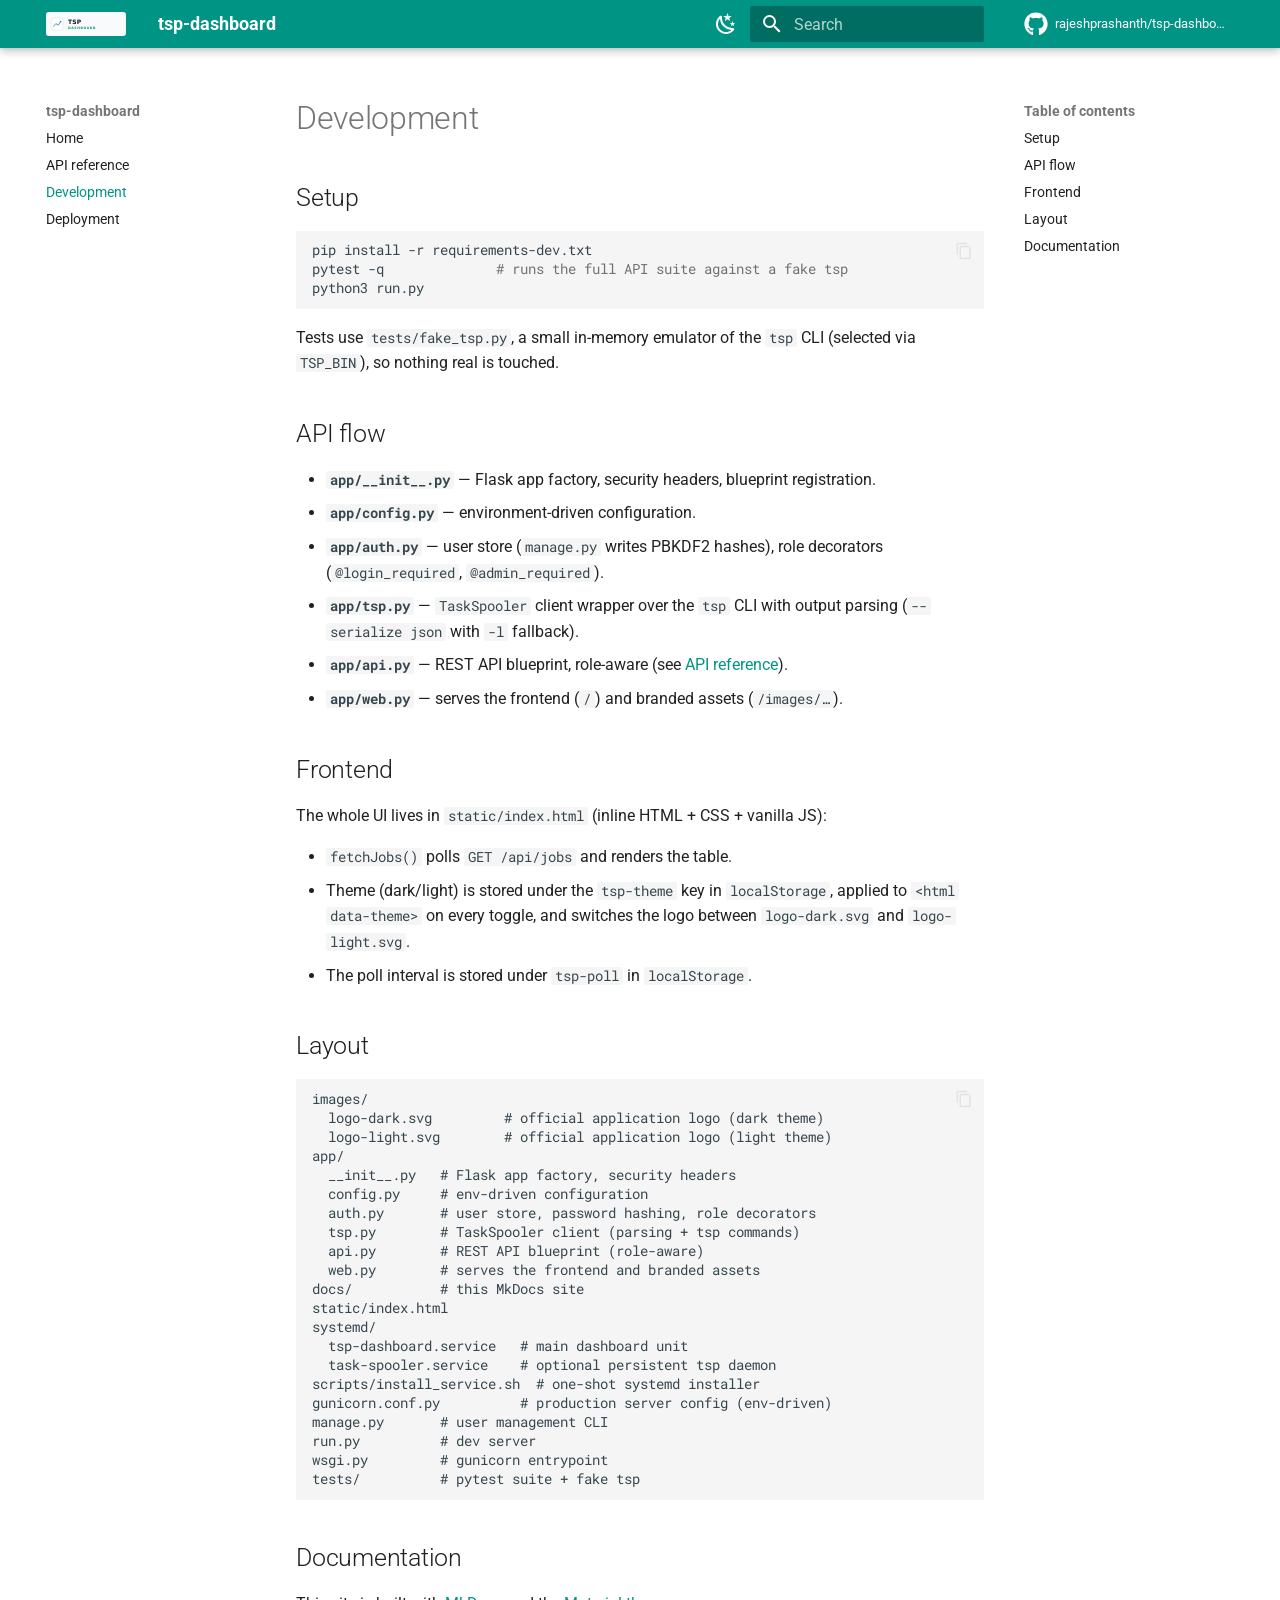
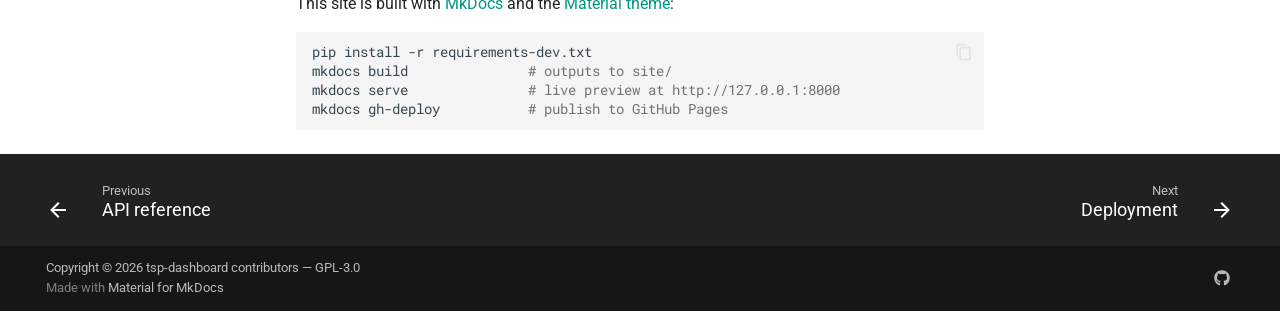
<file: development/index.html>
<!doctype html>
<html lang="en" class="no-js">
  <head>
    
      <meta charset="utf-8">
      <meta name="viewport" content="width=device-width,initial-scale=1">
      
        <meta name="description" content="A production-grade web dashboard for Task Spooler">
      
      
      
      
        <link rel="prev" href="../api/">
      
      
        <link rel="next" href="../deployment/">
      
      
        
      
      
      <link rel="icon" href="../assets/images/logo-light.svg">
      <meta name="generator" content="mkdocs-1.6.1, mkdocs-material-9.7.7">
    
    
      
        <title>Development - tsp-dashboard</title>
      
    
    
      <link rel="stylesheet" href="../assets/stylesheets/main.ec1eaa64.min.css">
      
        
        <link rel="stylesheet" href="../assets/stylesheets/palette.ab4e12ef.min.css">
      
      


    
    
      
    
    
      
        
        
        <link rel="preconnect" href="https://fonts.gstatic.com" crossorigin>
        <link rel="stylesheet" href="https://fonts.googleapis.com/css?family=Roboto:300,300i,400,400i,700,700i%7CRoboto+Mono:400,400i,700,700i&display=fallback">
        <style>:root{--md-text-font:"Roboto";--md-code-font:"Roboto Mono"}</style>
      
    
    
    <script>__md_scope=new URL("..",location),__md_hash=e=>[...e].reduce(((e,_)=>(e<<5)-e+_.charCodeAt(0)),0),__md_get=(e,_=localStorage,t=__md_scope)=>JSON.parse(_.getItem(t.pathname+"."+e)),__md_set=(e,_,t=localStorage,a=__md_scope)=>{try{t.setItem(a.pathname+"."+e,JSON.stringify(_))}catch(e){}}</script>
    
      

    
    
  </head>
  
  
    
    
      
    
    
    
    
    <body dir="ltr" data-md-color-scheme="default" data-md-color-primary="teal" data-md-color-accent="cyan">
  
    
    <input class="md-toggle" data-md-toggle="drawer" type="checkbox" id="__drawer" autocomplete="off">
    <input class="md-toggle" data-md-toggle="search" type="checkbox" id="__search" autocomplete="off">
    <label class="md-overlay" for="__drawer"></label>
    <div data-md-component="skip">
      
        
        <a href="#development" class="md-skip">
          Skip to content
        </a>
      
    </div>
    <div data-md-component="announce">
      
    </div>
    
    
      

  

<header class="md-header md-header--shadow" data-md-component="header">
  <nav class="md-header__inner md-grid" aria-label="Header">
    <a href=".." title="tsp-dashboard" class="md-header__button md-logo" aria-label="tsp-dashboard" data-md-component="logo">
      
  <img src="../assets/images/logo-light.svg" alt="logo">

    </a>
    <label class="md-header__button md-icon" for="__drawer">
      
      <svg xmlns="http://www.w3.org/2000/svg" viewBox="0 0 24 24"><path d="M3 6h18v2H3zm0 5h18v2H3zm0 5h18v2H3z"/></svg>
    </label>
    <div class="md-header__title" data-md-component="header-title">
      <div class="md-header__ellipsis">
        <div class="md-header__topic">
          <span class="md-ellipsis">
            tsp-dashboard
          </span>
        </div>
        <div class="md-header__topic" data-md-component="header-topic">
          <span class="md-ellipsis">
            
              Development
            
          </span>
        </div>
      </div>
    </div>
    
      
        <form class="md-header__option" data-md-component="palette">
  
    
    
    
    <input class="md-option" data-md-color-media="(prefers-color-scheme: light)" data-md-color-scheme="default" data-md-color-primary="teal" data-md-color-accent="cyan"  aria-label="Switch to dark mode"  type="radio" name="__palette" id="__palette_0">
    
      <label class="md-header__button md-icon" title="Switch to dark mode" for="__palette_1" hidden>
        <svg xmlns="http://www.w3.org/2000/svg" viewBox="0 0 24 24"><path d="m17.75 4.09-2.53 1.94.91 3.06-2.63-1.81-2.63 1.81.91-3.06-2.53-1.94L12.44 4l1.06-3 1.06 3zm3.5 6.91-1.64 1.25.59 1.98-1.7-1.17-1.7 1.17.59-1.98L15.75 11l2.06-.05L18.5 9l.69 1.95zm-2.28 4.95c.83-.08 1.72 1.1 1.19 1.85-.32.45-.66.87-1.08 1.27C15.17 23 8.84 23 4.94 19.07c-3.91-3.9-3.91-10.24 0-14.14.4-.4.82-.76 1.27-1.08.75-.53 1.93.36 1.85 1.19-.27 2.86.69 5.83 2.89 8.02a9.96 9.96 0 0 0 8.02 2.89m-1.64 2.02a12.08 12.08 0 0 1-7.8-3.47c-2.17-2.19-3.33-5-3.49-7.82-2.81 3.14-2.7 7.96.31 10.98 3.02 3.01 7.84 3.12 10.98.31"/></svg>
      </label>
    
  
    
    
    
    <input class="md-option" data-md-color-media="(prefers-color-scheme: dark)" data-md-color-scheme="slate" data-md-color-primary="teal" data-md-color-accent="cyan"  aria-label="Switch to light mode"  type="radio" name="__palette" id="__palette_1">
    
      <label class="md-header__button md-icon" title="Switch to light mode" for="__palette_0" hidden>
        <svg xmlns="http://www.w3.org/2000/svg" viewBox="0 0 24 24"><path d="M12 7a5 5 0 0 1 5 5 5 5 0 0 1-5 5 5 5 0 0 1-5-5 5 5 0 0 1 5-5m0 2a3 3 0 0 0-3 3 3 3 0 0 0 3 3 3 3 0 0 0 3-3 3 3 0 0 0-3-3m0-7 2.39 3.42C13.65 5.15 12.84 5 12 5s-1.65.15-2.39.42zM3.34 7l4.16-.35A7.2 7.2 0 0 0 5.94 8.5c-.44.74-.69 1.5-.83 2.29zm.02 10 1.76-3.77a7.131 7.131 0 0 0 2.38 4.14zM20.65 7l-1.77 3.79a7.02 7.02 0 0 0-2.38-4.15zm-.01 10-4.14.36c.59-.51 1.12-1.14 1.54-1.86.42-.73.69-1.5.83-2.29zM12 22l-2.41-3.44c.74.27 1.55.44 2.41.44.82 0 1.63-.17 2.37-.44z"/></svg>
      </label>
    
  
</form>
      
    
    
      <script>var palette=__md_get("__palette");if(palette&&palette.color){if("(prefers-color-scheme)"===palette.color.media){var media=matchMedia("(prefers-color-scheme: light)"),input=document.querySelector(media.matches?"[data-md-color-media='(prefers-color-scheme: light)']":"[data-md-color-media='(prefers-color-scheme: dark)']");palette.color.media=input.getAttribute("data-md-color-media"),palette.color.scheme=input.getAttribute("data-md-color-scheme"),palette.color.primary=input.getAttribute("data-md-color-primary"),palette.color.accent=input.getAttribute("data-md-color-accent")}for(var[key,value]of Object.entries(palette.color))document.body.setAttribute("data-md-color-"+key,value)}</script>
    
    
    
      
      
        <label class="md-header__button md-icon" for="__search">
          
          <svg xmlns="http://www.w3.org/2000/svg" viewBox="0 0 24 24"><path d="M9.5 3A6.5 6.5 0 0 1 16 9.5c0 1.61-.59 3.09-1.56 4.23l.27.27h.79l5 5-1.5 1.5-5-5v-.79l-.27-.27A6.52 6.52 0 0 1 9.5 16 6.5 6.5 0 0 1 3 9.5 6.5 6.5 0 0 1 9.5 3m0 2C7 5 5 7 5 9.5S7 14 9.5 14 14 12 14 9.5 12 5 9.5 5"/></svg>
        </label>
        <div class="md-search" data-md-component="search" role="dialog">
  <label class="md-search__overlay" for="__search"></label>
  <div class="md-search__inner" role="search">
    <form class="md-search__form" name="search">
      <input type="text" class="md-search__input" name="query" aria-label="Search" placeholder="Search" autocapitalize="off" autocorrect="off" autocomplete="off" spellcheck="false" data-md-component="search-query" required>
      <label class="md-search__icon md-icon" for="__search">
        
        <svg xmlns="http://www.w3.org/2000/svg" viewBox="0 0 24 24"><path d="M9.5 3A6.5 6.5 0 0 1 16 9.5c0 1.61-.59 3.09-1.56 4.23l.27.27h.79l5 5-1.5 1.5-5-5v-.79l-.27-.27A6.52 6.52 0 0 1 9.5 16 6.5 6.5 0 0 1 3 9.5 6.5 6.5 0 0 1 9.5 3m0 2C7 5 5 7 5 9.5S7 14 9.5 14 14 12 14 9.5 12 5 9.5 5"/></svg>
        
        <svg xmlns="http://www.w3.org/2000/svg" viewBox="0 0 24 24"><path d="M20 11v2H8l5.5 5.5-1.42 1.42L4.16 12l7.92-7.92L13.5 5.5 8 11z"/></svg>
      </label>
      <nav class="md-search__options" aria-label="Search">
        
        <button type="reset" class="md-search__icon md-icon" title="Clear" aria-label="Clear" tabindex="-1">
          
          <svg xmlns="http://www.w3.org/2000/svg" viewBox="0 0 24 24"><path d="M19 6.41 17.59 5 12 10.59 6.41 5 5 6.41 10.59 12 5 17.59 6.41 19 12 13.41 17.59 19 19 17.59 13.41 12z"/></svg>
        </button>
      </nav>
      
    </form>
    <div class="md-search__output">
      <div class="md-search__scrollwrap" tabindex="0" data-md-scrollfix>
        <div class="md-search-result" data-md-component="search-result">
          <div class="md-search-result__meta">
            Initializing search
          </div>
          <ol class="md-search-result__list" role="presentation"></ol>
        </div>
      </div>
    </div>
  </div>
</div>
      
    
    
      <div class="md-header__source">
        <a href="https://github.com/rajeshprashanth/tsp-dashboard" title="Go to repository" class="md-source" data-md-component="source">
  <div class="md-source__icon md-icon">
    
    <svg xmlns="http://www.w3.org/2000/svg" viewBox="0 0 512 512"><!--! Font Awesome Free 7.1.0 by @fontawesome - https://fontawesome.com License - https://fontawesome.com/license/free (Icons: CC BY 4.0, Fonts: SIL OFL 1.1, Code: MIT License) Copyright 2025 Fonticons, Inc.--><path d="M173.9 397.4c0 2-2.3 3.6-5.2 3.6-3.3.3-5.6-1.3-5.6-3.6 0-2 2.3-3.6 5.2-3.6 3-.3 5.6 1.3 5.6 3.6m-31.1-4.5c-.7 2 1.3 4.3 4.3 4.9 2.6 1 5.6 0 6.2-2s-1.3-4.3-4.3-5.2c-2.6-.7-5.5.3-6.2 2.3m44.2-1.7c-2.9.7-4.9 2.6-4.6 4.9.3 2 2.9 3.3 5.9 2.6 2.9-.7 4.9-2.6 4.6-4.6-.3-1.9-3-3.2-5.9-2.9M252.8 8C114.1 8 8 113.3 8 252c0 110.9 69.8 205.8 169.5 239.2 12.8 2.3 17.3-5.6 17.3-12.1 0-6.2-.3-40.4-.3-61.4 0 0-70 15-84.7-29.8 0 0-11.4-29.1-27.8-36.6 0 0-22.9-15.7 1.6-15.4 0 0 24.9 2 38.6 25.8 21.9 38.6 58.6 27.5 72.9 20.9 2.3-16 8.8-27.1 16-33.7-55.9-6.2-112.3-14.3-112.3-110.5 0-27.5 7.6-41.3 23.6-58.9-2.6-6.5-11.1-33.3 2.6-67.9 20.9-6.5 69 27 69 27 20-5.6 41.5-8.5 62.8-8.5s42.8 2.9 62.8 8.5c0 0 48.1-33.6 69-27 13.7 34.7 5.2 61.4 2.6 67.9 16 17.7 25.8 31.5 25.8 58.9 0 96.5-58.9 104.2-114.8 110.5 9.2 7.9 17 22.9 17 46.4 0 33.7-.3 75.4-.3 83.6 0 6.5 4.6 14.4 17.3 12.1C436.2 457.8 504 362.9 504 252 504 113.3 391.5 8 252.8 8M105.2 352.9c-1.3 1-1 3.3.7 5.2 1.6 1.6 3.9 2.3 5.2 1 1.3-1 1-3.3-.7-5.2-1.6-1.6-3.9-2.3-5.2-1m-10.8-8.1c-.7 1.3.3 2.9 2.3 3.9 1.6 1 3.6.7 4.3-.7.7-1.3-.3-2.9-2.3-3.9-2-.6-3.6-.3-4.3.7m32.4 35.6c-1.6 1.3-1 4.3 1.3 6.2 2.3 2.3 5.2 2.6 6.5 1 1.3-1.3.7-4.3-1.3-6.2-2.2-2.3-5.2-2.6-6.5-1m-11.4-14.7c-1.6 1-1.6 3.6 0 5.9s4.3 3.3 5.6 2.3c1.6-1.3 1.6-3.9 0-6.2-1.4-2.3-4-3.3-5.6-2"/></svg>
  </div>
  <div class="md-source__repository">
    rajeshprashanth/tsp-dashboard
  </div>
</a>
      </div>
    
  </nav>
  
</header>
    
    <div class="md-container" data-md-component="container">
      
      
        
          
        
      
      <main class="md-main" data-md-component="main">
        <div class="md-main__inner md-grid">
          
            
              
              <div class="md-sidebar md-sidebar--primary" data-md-component="sidebar" data-md-type="navigation" >
                <div class="md-sidebar__scrollwrap">
                  <div class="md-sidebar__inner">
                    



<nav class="md-nav md-nav--primary" aria-label="Navigation" data-md-level="0">
  <label class="md-nav__title" for="__drawer">
    <a href=".." title="tsp-dashboard" class="md-nav__button md-logo" aria-label="tsp-dashboard" data-md-component="logo">
      
  <img src="../assets/images/logo-light.svg" alt="logo">

    </a>
    tsp-dashboard
  </label>
  
    <div class="md-nav__source">
      <a href="https://github.com/rajeshprashanth/tsp-dashboard" title="Go to repository" class="md-source" data-md-component="source">
  <div class="md-source__icon md-icon">
    
    <svg xmlns="http://www.w3.org/2000/svg" viewBox="0 0 512 512"><!--! Font Awesome Free 7.1.0 by @fontawesome - https://fontawesome.com License - https://fontawesome.com/license/free (Icons: CC BY 4.0, Fonts: SIL OFL 1.1, Code: MIT License) Copyright 2025 Fonticons, Inc.--><path d="M173.9 397.4c0 2-2.3 3.6-5.2 3.6-3.3.3-5.6-1.3-5.6-3.6 0-2 2.3-3.6 5.2-3.6 3-.3 5.6 1.3 5.6 3.6m-31.1-4.5c-.7 2 1.3 4.3 4.3 4.9 2.6 1 5.6 0 6.2-2s-1.3-4.3-4.3-5.2c-2.6-.7-5.5.3-6.2 2.3m44.2-1.7c-2.9.7-4.9 2.6-4.6 4.9.3 2 2.9 3.3 5.9 2.6 2.9-.7 4.9-2.6 4.6-4.6-.3-1.9-3-3.2-5.9-2.9M252.8 8C114.1 8 8 113.3 8 252c0 110.9 69.8 205.8 169.5 239.2 12.8 2.3 17.3-5.6 17.3-12.1 0-6.2-.3-40.4-.3-61.4 0 0-70 15-84.7-29.8 0 0-11.4-29.1-27.8-36.6 0 0-22.9-15.7 1.6-15.4 0 0 24.9 2 38.6 25.8 21.9 38.6 58.6 27.5 72.9 20.9 2.3-16 8.8-27.1 16-33.7-55.9-6.2-112.3-14.3-112.3-110.5 0-27.5 7.6-41.3 23.6-58.9-2.6-6.5-11.1-33.3 2.6-67.9 20.9-6.5 69 27 69 27 20-5.6 41.5-8.5 62.8-8.5s42.8 2.9 62.8 8.5c0 0 48.1-33.6 69-27 13.7 34.7 5.2 61.4 2.6 67.9 16 17.7 25.8 31.5 25.8 58.9 0 96.5-58.9 104.2-114.8 110.5 9.2 7.9 17 22.9 17 46.4 0 33.7-.3 75.4-.3 83.6 0 6.5 4.6 14.4 17.3 12.1C436.2 457.8 504 362.9 504 252 504 113.3 391.5 8 252.8 8M105.2 352.9c-1.3 1-1 3.3.7 5.2 1.6 1.6 3.9 2.3 5.2 1 1.3-1 1-3.3-.7-5.2-1.6-1.6-3.9-2.3-5.2-1m-10.8-8.1c-.7 1.3.3 2.9 2.3 3.9 1.6 1 3.6.7 4.3-.7.7-1.3-.3-2.9-2.3-3.9-2-.6-3.6-.3-4.3.7m32.4 35.6c-1.6 1.3-1 4.3 1.3 6.2 2.3 2.3 5.2 2.6 6.5 1 1.3-1.3.7-4.3-1.3-6.2-2.2-2.3-5.2-2.6-6.5-1m-11.4-14.7c-1.6 1-1.6 3.6 0 5.9s4.3 3.3 5.6 2.3c1.6-1.3 1.6-3.9 0-6.2-1.4-2.3-4-3.3-5.6-2"/></svg>
  </div>
  <div class="md-source__repository">
    rajeshprashanth/tsp-dashboard
  </div>
</a>
    </div>
  
  <ul class="md-nav__list" data-md-scrollfix>
    
      
      
  
  
  
  
    <li class="md-nav__item">
      <a href=".." class="md-nav__link">
        
  
  
  <span class="md-ellipsis">
    
  
    Home
  

    
  </span>
  
  

      </a>
    </li>
  

    
      
      
  
  
  
  
    <li class="md-nav__item">
      <a href="../api/" class="md-nav__link">
        
  
  
  <span class="md-ellipsis">
    
  
    API reference
  

    
  </span>
  
  

      </a>
    </li>
  

    
      
      
  
  
    
  
  
  
    <li class="md-nav__item md-nav__item--active">
      
      <input class="md-nav__toggle md-toggle" type="checkbox" id="__toc">
      
      
        
      
      
        <label class="md-nav__link md-nav__link--active" for="__toc">
          
  
  
  <span class="md-ellipsis">
    
  
    Development
  

    
  </span>
  
  

          <span class="md-nav__icon md-icon"></span>
        </label>
      
      <a href="./" class="md-nav__link md-nav__link--active">
        
  
  
  <span class="md-ellipsis">
    
  
    Development
  

    
  </span>
  
  

      </a>
      
        

<nav class="md-nav md-nav--secondary" aria-label="Table of contents">
  
  
  
    
  
  
    <label class="md-nav__title" for="__toc">
      <span class="md-nav__icon md-icon"></span>
      Table of contents
    </label>
    <ul class="md-nav__list" data-md-component="toc" data-md-scrollfix>
      
        <li class="md-nav__item">
  <a href="#setup" class="md-nav__link">
    <span class="md-ellipsis">
      
        Setup
      
    </span>
  </a>
  
</li>
      
        <li class="md-nav__item">
  <a href="#api-flow" class="md-nav__link">
    <span class="md-ellipsis">
      
        API flow
      
    </span>
  </a>
  
</li>
      
        <li class="md-nav__item">
  <a href="#frontend" class="md-nav__link">
    <span class="md-ellipsis">
      
        Frontend
      
    </span>
  </a>
  
</li>
      
        <li class="md-nav__item">
  <a href="#layout" class="md-nav__link">
    <span class="md-ellipsis">
      
        Layout
      
    </span>
  </a>
  
</li>
      
        <li class="md-nav__item">
  <a href="#documentation" class="md-nav__link">
    <span class="md-ellipsis">
      
        Documentation
      
    </span>
  </a>
  
</li>
      
    </ul>
  
</nav>
      
    </li>
  

    
      
      
  
  
  
  
    <li class="md-nav__item">
      <a href="../deployment/" class="md-nav__link">
        
  
  
  <span class="md-ellipsis">
    
  
    Deployment
  

    
  </span>
  
  

      </a>
    </li>
  

    
  </ul>
</nav>
                  </div>
                </div>
              </div>
            
            
              
              <div class="md-sidebar md-sidebar--secondary" data-md-component="sidebar" data-md-type="toc" >
                <div class="md-sidebar__scrollwrap">
                  <div class="md-sidebar__inner">
                    

<nav class="md-nav md-nav--secondary" aria-label="Table of contents">
  
  
  
    
  
  
    <label class="md-nav__title" for="__toc">
      <span class="md-nav__icon md-icon"></span>
      Table of contents
    </label>
    <ul class="md-nav__list" data-md-component="toc" data-md-scrollfix>
      
        <li class="md-nav__item">
  <a href="#setup" class="md-nav__link">
    <span class="md-ellipsis">
      
        Setup
      
    </span>
  </a>
  
</li>
      
        <li class="md-nav__item">
  <a href="#api-flow" class="md-nav__link">
    <span class="md-ellipsis">
      
        API flow
      
    </span>
  </a>
  
</li>
      
        <li class="md-nav__item">
  <a href="#frontend" class="md-nav__link">
    <span class="md-ellipsis">
      
        Frontend
      
    </span>
  </a>
  
</li>
      
        <li class="md-nav__item">
  <a href="#layout" class="md-nav__link">
    <span class="md-ellipsis">
      
        Layout
      
    </span>
  </a>
  
</li>
      
        <li class="md-nav__item">
  <a href="#documentation" class="md-nav__link">
    <span class="md-ellipsis">
      
        Documentation
      
    </span>
  </a>
  
</li>
      
    </ul>
  
</nav>
                  </div>
                </div>
              </div>
            
          
          
            <div class="md-content" data-md-component="content">
              
              <article class="md-content__inner md-typeset">
                
                  


  
  


<h1 id="development">Development</h1>
<h2 id="setup">Setup</h2>
<div class="highlight"><pre><span></span><code><a id="__codelineno-0-1" name="__codelineno-0-1" href="#__codelineno-0-1"></a>pip<span class="w"> </span>install<span class="w"> </span>-r<span class="w"> </span>requirements-dev.txt
<a id="__codelineno-0-2" name="__codelineno-0-2" href="#__codelineno-0-2"></a>pytest<span class="w"> </span>-q<span class="w">              </span><span class="c1"># runs the full API suite against a fake tsp</span>
<a id="__codelineno-0-3" name="__codelineno-0-3" href="#__codelineno-0-3"></a>python3<span class="w"> </span>run.py
</code></pre></div>
<p>Tests use <code>tests/fake_tsp.py</code>, a small in-memory emulator of the <code>tsp</code>
CLI (selected via <code>TSP_BIN</code>), so nothing real is touched.</p>
<h2 id="api-flow">API flow</h2>
<ul>
<li><strong><code>app/__init__.py</code></strong> — Flask app factory, security headers, blueprint
  registration.</li>
<li><strong><code>app/config.py</code></strong> — environment-driven configuration.</li>
<li><strong><code>app/auth.py</code></strong> — user store (<code>manage.py</code> writes PBKDF2 hashes), role
  decorators (<code>@login_required</code>, <code>@admin_required</code>).</li>
<li><strong><code>app/tsp.py</code></strong> — <code>TaskSpooler</code> client wrapper over the <code>tsp</code> CLI with
  output parsing (<code>--serialize json</code> with <code>-l</code> fallback).</li>
<li><strong><code>app/api.py</code></strong> — REST API blueprint, role-aware (see <a href="../api/">API reference</a>).</li>
<li><strong><code>app/web.py</code></strong> — serves the frontend (<code>/</code>) and branded assets (<code>/images/…</code>).</li>
</ul>
<h2 id="frontend">Frontend</h2>
<p>The whole UI lives in <code>static/index.html</code> (inline HTML + CSS + vanilla JS):</p>
<ul>
<li><code>fetchJobs()</code> polls <code>GET /api/jobs</code> and renders the table.</li>
<li>Theme (dark/light) is stored under the <code>tsp-theme</code> key in <code>localStorage</code>,
  applied to <code>&lt;html data-theme&gt;</code> on every toggle, and switches the logo
  between <code>logo-dark.svg</code> and <code>logo-light.svg</code>.</li>
<li>The poll interval is stored under <code>tsp-poll</code> in <code>localStorage</code>.</li>
</ul>
<h2 id="layout">Layout</h2>
<div class="highlight"><pre><span></span><code><a id="__codelineno-1-1" name="__codelineno-1-1" href="#__codelineno-1-1"></a>images/
<a id="__codelineno-1-2" name="__codelineno-1-2" href="#__codelineno-1-2"></a>  logo-dark.svg         # official application logo (dark theme)
<a id="__codelineno-1-3" name="__codelineno-1-3" href="#__codelineno-1-3"></a>  logo-light.svg        # official application logo (light theme)
<a id="__codelineno-1-4" name="__codelineno-1-4" href="#__codelineno-1-4"></a>app/
<a id="__codelineno-1-5" name="__codelineno-1-5" href="#__codelineno-1-5"></a>  __init__.py   # Flask app factory, security headers
<a id="__codelineno-1-6" name="__codelineno-1-6" href="#__codelineno-1-6"></a>  config.py     # env-driven configuration
<a id="__codelineno-1-7" name="__codelineno-1-7" href="#__codelineno-1-7"></a>  auth.py       # user store, password hashing, role decorators
<a id="__codelineno-1-8" name="__codelineno-1-8" href="#__codelineno-1-8"></a>  tsp.py        # TaskSpooler client (parsing + tsp commands)
<a id="__codelineno-1-9" name="__codelineno-1-9" href="#__codelineno-1-9"></a>  api.py        # REST API blueprint (role-aware)
<a id="__codelineno-1-10" name="__codelineno-1-10" href="#__codelineno-1-10"></a>  web.py        # serves the frontend and branded assets
<a id="__codelineno-1-11" name="__codelineno-1-11" href="#__codelineno-1-11"></a>docs/           # this MkDocs site
<a id="__codelineno-1-12" name="__codelineno-1-12" href="#__codelineno-1-12"></a>static/index.html
<a id="__codelineno-1-13" name="__codelineno-1-13" href="#__codelineno-1-13"></a>systemd/
<a id="__codelineno-1-14" name="__codelineno-1-14" href="#__codelineno-1-14"></a>  tsp-dashboard.service   # main dashboard unit
<a id="__codelineno-1-15" name="__codelineno-1-15" href="#__codelineno-1-15"></a>  task-spooler.service    # optional persistent tsp daemon
<a id="__codelineno-1-16" name="__codelineno-1-16" href="#__codelineno-1-16"></a>scripts/install_service.sh  # one-shot systemd installer
<a id="__codelineno-1-17" name="__codelineno-1-17" href="#__codelineno-1-17"></a>gunicorn.conf.py          # production server config (env-driven)
<a id="__codelineno-1-18" name="__codelineno-1-18" href="#__codelineno-1-18"></a>manage.py       # user management CLI
<a id="__codelineno-1-19" name="__codelineno-1-19" href="#__codelineno-1-19"></a>run.py          # dev server
<a id="__codelineno-1-20" name="__codelineno-1-20" href="#__codelineno-1-20"></a>wsgi.py         # gunicorn entrypoint
<a id="__codelineno-1-21" name="__codelineno-1-21" href="#__codelineno-1-21"></a>tests/          # pytest suite + fake tsp
</code></pre></div>
<h2 id="documentation">Documentation</h2>
<p>This site is built with <a href="https://www.mkdocs.org/">MkDocs</a> and the
<a href="https://squidfunk.github.io/mkdocs-material/">Material theme</a>:</p>
<div class="highlight"><pre><span></span><code><a id="__codelineno-2-1" name="__codelineno-2-1" href="#__codelineno-2-1"></a>pip<span class="w"> </span>install<span class="w"> </span>-r<span class="w"> </span>requirements-dev.txt
<a id="__codelineno-2-2" name="__codelineno-2-2" href="#__codelineno-2-2"></a>mkdocs<span class="w"> </span>build<span class="w">               </span><span class="c1"># outputs to site/</span>
<a id="__codelineno-2-3" name="__codelineno-2-3" href="#__codelineno-2-3"></a>mkdocs<span class="w"> </span>serve<span class="w">               </span><span class="c1"># live preview at http://127.0.0.1:8000</span>
<a id="__codelineno-2-4" name="__codelineno-2-4" href="#__codelineno-2-4"></a>mkdocs<span class="w"> </span>gh-deploy<span class="w">           </span><span class="c1"># publish to GitHub Pages</span>
</code></pre></div>












                
              </article>
            </div>
          
          
<script>var target=document.getElementById(location.hash.slice(1));target&&target.name&&(target.checked=target.name.startsWith("__tabbed_"))</script>
        </div>
        
          <button type="button" class="md-top md-icon" data-md-component="top" hidden>
  
  <svg xmlns="http://www.w3.org/2000/svg" viewBox="0 0 24 24"><path d="M13 20h-2V8l-5.5 5.5-1.42-1.42L12 4.16l7.92 7.92-1.42 1.42L13 8z"/></svg>
  Back to top
</button>
        
      </main>
      
        <footer class="md-footer">
  
    
      
      <nav class="md-footer__inner md-grid" aria-label="Footer" >
        
          
          <a href="../api/" class="md-footer__link md-footer__link--prev" aria-label="Previous: API reference">
            <div class="md-footer__button md-icon">
              
              <svg xmlns="http://www.w3.org/2000/svg" viewBox="0 0 24 24"><path d="M20 11v2H8l5.5 5.5-1.42 1.42L4.16 12l7.92-7.92L13.5 5.5 8 11z"/></svg>
            </div>
            <div class="md-footer__title">
              <span class="md-footer__direction">
                Previous
              </span>
              <div class="md-ellipsis">
                API reference
              </div>
            </div>
          </a>
        
        
          
          <a href="../deployment/" class="md-footer__link md-footer__link--next" aria-label="Next: Deployment">
            <div class="md-footer__title">
              <span class="md-footer__direction">
                Next
              </span>
              <div class="md-ellipsis">
                Deployment
              </div>
            </div>
            <div class="md-footer__button md-icon">
              
              <svg xmlns="http://www.w3.org/2000/svg" viewBox="0 0 24 24"><path d="M4 11v2h12l-5.5 5.5 1.42 1.42L19.84 12l-7.92-7.92L10.5 5.5 16 11z"/></svg>
            </div>
          </a>
        
      </nav>
    
  
  <div class="md-footer-meta md-typeset">
    <div class="md-footer-meta__inner md-grid">
      <div class="md-copyright">
  
    <div class="md-copyright__highlight">
      Copyright &copy; 2026 tsp-dashboard contributors &mdash; GPL-3.0
    </div>
  
  
    Made with
    <a href="https://squidfunk.github.io/mkdocs-material/" target="_blank" rel="noopener">
      Material for MkDocs
    </a>
  
</div>
      
        
<div class="md-social">
  
    
    
    
    
      
      
    
    <a href="https://github.com/rajeshprasanth/tsp-dashboard" target="_blank" rel="noopener" title="github.com" class="md-social__link">
      <svg xmlns="http://www.w3.org/2000/svg" viewBox="0 0 512 512"><!--! Font Awesome Free 7.1.0 by @fontawesome - https://fontawesome.com License - https://fontawesome.com/license/free (Icons: CC BY 4.0, Fonts: SIL OFL 1.1, Code: MIT License) Copyright 2025 Fonticons, Inc.--><path d="M173.9 397.4c0 2-2.3 3.6-5.2 3.6-3.3.3-5.6-1.3-5.6-3.6 0-2 2.3-3.6 5.2-3.6 3-.3 5.6 1.3 5.6 3.6m-31.1-4.5c-.7 2 1.3 4.3 4.3 4.9 2.6 1 5.6 0 6.2-2s-1.3-4.3-4.3-5.2c-2.6-.7-5.5.3-6.2 2.3m44.2-1.7c-2.9.7-4.9 2.6-4.6 4.9.3 2 2.9 3.3 5.9 2.6 2.9-.7 4.9-2.6 4.6-4.6-.3-1.9-3-3.2-5.9-2.9M252.8 8C114.1 8 8 113.3 8 252c0 110.9 69.8 205.8 169.5 239.2 12.8 2.3 17.3-5.6 17.3-12.1 0-6.2-.3-40.4-.3-61.4 0 0-70 15-84.7-29.8 0 0-11.4-29.1-27.8-36.6 0 0-22.9-15.7 1.6-15.4 0 0 24.9 2 38.6 25.8 21.9 38.6 58.6 27.5 72.9 20.9 2.3-16 8.8-27.1 16-33.7-55.9-6.2-112.3-14.3-112.3-110.5 0-27.5 7.6-41.3 23.6-58.9-2.6-6.5-11.1-33.3 2.6-67.9 20.9-6.5 69 27 69 27 20-5.6 41.5-8.5 62.8-8.5s42.8 2.9 62.8 8.5c0 0 48.1-33.6 69-27 13.7 34.7 5.2 61.4 2.6 67.9 16 17.7 25.8 31.5 25.8 58.9 0 96.5-58.9 104.2-114.8 110.5 9.2 7.9 17 22.9 17 46.4 0 33.7-.3 75.4-.3 83.6 0 6.5 4.6 14.4 17.3 12.1C436.2 457.8 504 362.9 504 252 504 113.3 391.5 8 252.8 8M105.2 352.9c-1.3 1-1 3.3.7 5.2 1.6 1.6 3.9 2.3 5.2 1 1.3-1 1-3.3-.7-5.2-1.6-1.6-3.9-2.3-5.2-1m-10.8-8.1c-.7 1.3.3 2.9 2.3 3.9 1.6 1 3.6.7 4.3-.7.7-1.3-.3-2.9-2.3-3.9-2-.6-3.6-.3-4.3.7m32.4 35.6c-1.6 1.3-1 4.3 1.3 6.2 2.3 2.3 5.2 2.6 6.5 1 1.3-1.3.7-4.3-1.3-6.2-2.2-2.3-5.2-2.6-6.5-1m-11.4-14.7c-1.6 1-1.6 3.6 0 5.9s4.3 3.3 5.6 2.3c1.6-1.3 1.6-3.9 0-6.2-1.4-2.3-4-3.3-5.6-2"/></svg>
    </a>
  
</div>
      
    </div>
  </div>
</footer>
      
    </div>
    <div class="md-dialog" data-md-component="dialog">
      <div class="md-dialog__inner md-typeset"></div>
    </div>
    
    
    
      
      
      <script id="__config" type="application/json">{"annotate": null, "base": "..", "features": ["navigation.top", "navigation.footer", "content.code.copy"], "search": "../assets/javascripts/workers/search.2c215733.min.js", "tags": null, "translations": {"clipboard.copied": "Copied to clipboard", "clipboard.copy": "Copy to clipboard", "search.result.more.one": "1 more on this page", "search.result.more.other": "# more on this page", "search.result.none": "No matching documents", "search.result.one": "1 matching document", "search.result.other": "# matching documents", "search.result.placeholder": "Type to start searching", "search.result.term.missing": "Missing", "select.version": "Select version"}, "version": null}</script>
    
    
      <script src="../assets/javascripts/bundle.d7400e89.min.js"></script>
      
    
  </body>
</html>
</file>
<file: assets/stylesheets/main.ec1eaa64.min.css>
@charset "UTF-8";html{-webkit-text-size-adjust:none;-moz-text-size-adjust:none;text-size-adjust:none;box-sizing:border-box}*,:after,:before{box-sizing:inherit}@media (prefers-reduced-motion){*,:after,:before{transition:none!important}}body{margin:0}a,button,input,label{-webkit-tap-highlight-color:transparent}a{color:inherit;text-decoration:none}hr{border:0;box-sizing:initial;display:block;height:.05rem;overflow:visible;padding:0}small{font-size:80%}sub,sup{line-height:1em}img{border-style:none}table{border-collapse:initial;border-spacing:0}td,th{font-weight:400;vertical-align:top}button{background:#0000;border:0;font-family:inherit;font-size:inherit;margin:0;padding:0}input{border:0;outline:none}:root{--md-primary-fg-color:#4051b5;--md-primary-fg-color--light:#5d6cc0;--md-primary-fg-color--dark:#303fa1;--md-primary-bg-color:#fff;--md-primary-bg-color--light:#ffffffb3;--md-accent-fg-color:#526cfe;--md-accent-fg-color--transparent:#526cfe1a;--md-accent-bg-color:#fff;--md-accent-bg-color--light:#ffffffb3}[data-md-color-scheme=default]{color-scheme:light}[data-md-color-scheme=default] img[src$="#gh-dark-mode-only"],[data-md-color-scheme=default] img[src$="#only-dark"]{display:none}:root,[data-md-color-scheme=default]{--md-hue:225deg;--md-default-fg-color:#000000de;--md-default-fg-color--light:#0000008a;--md-default-fg-color--lighter:#00000052;--md-default-fg-color--lightest:#00000012;--md-default-bg-color:#fff;--md-default-bg-color--light:#ffffffb3;--md-default-bg-color--lighter:#ffffff4d;--md-default-bg-color--lightest:#ffffff1f;--md-code-fg-color:#36464e;--md-code-bg-color:#f5f5f5;--md-code-bg-color--light:#f5f5f5b3;--md-code-bg-color--lighter:#f5f5f54d;--md-code-hl-color:#4287ff;--md-code-hl-color--light:#4287ff1a;--md-code-hl-number-color:#d52a2a;--md-code-hl-special-color:#db1457;--md-code-hl-function-color:#a846b9;--md-code-hl-constant-color:#6e59d9;--md-code-hl-keyword-color:#3f6ec6;--md-code-hl-string-color:#1c7d4d;--md-code-hl-name-color:var(--md-code-fg-color);--md-code-hl-operator-color:var(--md-default-fg-color--light);--md-code-hl-punctuation-color:var(--md-default-fg-color--light);--md-code-hl-comment-color:var(--md-default-fg-color--light);--md-code-hl-generic-color:var(--md-default-fg-color--light);--md-code-hl-variable-color:var(--md-default-fg-color--light);--md-typeset-color:var(--md-default-fg-color);--md-typeset-a-color:var(--md-primary-fg-color);--md-typeset-del-color:#f5503d26;--md-typeset-ins-color:#0bd57026;--md-typeset-kbd-color:#fafafa;--md-typeset-kbd-accent-color:#fff;--md-typeset-kbd-border-color:#b8b8b8;--md-typeset-mark-color:#ffff0080;--md-typeset-table-color:#0000001f;--md-typeset-table-color--light:rgba(0,0,0,.035);--md-admonition-fg-color:var(--md-default-fg-color);--md-admonition-bg-color:var(--md-default-bg-color);--md-warning-fg-color:#000000de;--md-warning-bg-color:#ff9;--md-footer-fg-color:#fff;--md-footer-fg-color--light:#ffffffb3;--md-footer-fg-color--lighter:#ffffff73;--md-footer-bg-color:#000000de;--md-footer-bg-color--dark:#00000052;--md-shadow-z1:0 0.2rem 0.5rem #0000000d,0 0 0.05rem #0000001a;--md-shadow-z2:0 0.2rem 0.5rem #0000001a,0 0 0.05rem #00000040;--md-shadow-z3:0 0.2rem 0.5rem #0003,0 0 0.05rem #00000059}.md-icon svg{fill:currentcolor;display:block;height:1.2rem;width:1.2rem}body{-webkit-font-smoothing:antialiased;-moz-osx-font-smoothing:grayscale;--md-text-font-family:var(--md-text-font,_),-apple-system,BlinkMacSystemFont,Helvetica,Arial,sans-serif;--md-code-font-family:var(--md-code-font,_),SFMono-Regular,Consolas,Menlo,monospace}aside,body,input{font-feature-settings:"kern","liga";color:var(--md-typeset-color);font-family:var(--md-text-font-family)}code,kbd,pre{font-feature-settings:"kern";font-family:var(--md-code-font-family)}:root{--md-typeset-table-sort-icon:url('data:image/svg+xml;charset=utf-8,<svg xmlns="http://www.w3.org/2000/svg" viewBox="0 0 24 24"><path d="m18 21-4-4h3V7h-3l4-4 4 4h-3v10h3M2 19v-2h10v2M2 13v-2h7v2M2 7V5h4v2z"/></svg>');--md-typeset-table-sort-icon--asc:url('data:image/svg+xml;charset=utf-8,<svg xmlns="http://www.w3.org/2000/svg" viewBox="0 0 24 24"><path d="M19 17h3l-4 4-4-4h3V3h2M2 17h10v2H2M6 5v2H2V5m0 6h7v2H2z"/></svg>');--md-typeset-table-sort-icon--desc:url('data:image/svg+xml;charset=utf-8,<svg xmlns="http://www.w3.org/2000/svg" viewBox="0 0 24 24"><path d="M19 7h3l-4-4-4 4h3v14h2M2 17h10v2H2M6 5v2H2V5m0 6h7v2H2z"/></svg>')}.md-typeset{-webkit-print-color-adjust:exact;color-adjust:exact;font-size:.8rem;line-height:1.6;overflow-wrap:break-word}@media print{.md-typeset{font-size:.68rem}}.md-typeset blockquote,.md-typeset dl,.md-typeset figure,.md-typeset ol,.md-typeset pre,.md-typeset ul{margin-bottom:1em;margin-top:1em}.md-typeset h1{color:var(--md-default-fg-color--light);font-size:2em;line-height:1.3;margin:0 0 1.25em}.md-typeset h1,.md-typeset h2{font-weight:300;letter-spacing:-.01em}.md-typeset h2{font-size:1.5625em;line-height:1.4;margin:1.6em 0 .64em}.md-typeset h3{font-size:1.25em;font-weight:400;letter-spacing:-.01em;line-height:1.5;margin:1.6em 0 .8em}.md-typeset h2+h3{margin-top:.8em}.md-typeset h4{font-weight:700;letter-spacing:-.01em;margin:1em 0}.md-typeset h5,.md-typeset h6{color:var(--md-default-fg-color--light);font-size:.8em;font-weight:700;letter-spacing:-.01em;margin:1.25em 0}.md-typeset h5{text-transform:uppercase}.md-typeset h5 code{text-transform:none}.md-typeset hr{border-bottom:.05rem solid var(--md-default-fg-color--lightest);display:flow-root;margin:1.5em 0}.md-typeset a{color:var(--md-typeset-a-color);word-break:break-word}.md-typeset a,.md-typeset a:before{transition:color 125ms}.md-typeset a:focus,.md-typeset a:hover{color:var(--md-accent-fg-color)}.md-typeset a:focus code,.md-typeset a:hover code{background-color:var(--md-accent-fg-color--transparent);color:var(--md-accent-fg-color)}.md-typeset a code{color:var(--md-typeset-a-color)}.md-typeset a.focus-visible{outline-color:var(--md-accent-fg-color);outline-offset:.2rem}.md-typeset code,.md-typeset kbd,.md-typeset pre{color:var(--md-code-fg-color);direction:ltr;font-variant-ligatures:none;transition:background-color 125ms}@media print{.md-typeset code,.md-typeset kbd,.md-typeset pre{white-space:pre-wrap}}.md-typeset code{background-color:var(--md-code-bg-color);border-radius:.1rem;-webkit-box-decoration-break:clone;box-decoration-break:clone;font-size:.85em;padding:0 .2941176471em;transition:color 125ms,background-color 125ms;word-break:break-word}.md-typeset code:not(.focus-visible){-webkit-tap-highlight-color:transparent;outline:none}.md-typeset pre{display:flow-root;line-height:1.4;position:relative}.md-typeset pre>code{-webkit-box-decoration-break:slice;box-decoration-break:slice;box-shadow:none;display:block;margin:0;outline-color:var(--md-accent-fg-color);overflow:auto;padding:.7720588235em 1.1764705882em;scrollbar-color:var(--md-default-fg-color--lighter) #0000;scrollbar-width:thin;touch-action:auto;word-break:normal}.md-typeset pre>code:hover{scrollbar-color:var(--md-accent-fg-color) #0000}.md-typeset pre>code::-webkit-scrollbar{height:.2rem;width:.2rem}.md-typeset pre>code::-webkit-scrollbar-thumb{background-color:var(--md-default-fg-color--lighter)}.md-typeset pre>code::-webkit-scrollbar-thumb:hover{background-color:var(--md-accent-fg-color)}.md-typeset kbd{background-color:var(--md-typeset-kbd-color);border-radius:.1rem;box-shadow:0 .1rem 0 .05rem var(--md-typeset-kbd-border-color),0 .1rem 0 var(--md-typeset-kbd-border-color),0 -.1rem .2rem var(--md-typeset-kbd-accent-color) inset;color:var(--md-default-fg-color);display:inline-block;font-size:.75em;padding:0 .6666666667em;vertical-align:text-top;word-break:break-word}.md-typeset mark{background-color:var(--md-typeset-mark-color);-webkit-box-decoration-break:clone;box-decoration-break:clone;color:inherit;word-break:break-word}.md-typeset abbr{cursor:help;text-decoration:none}.md-typeset [data-preview],.md-typeset abbr{border-bottom:.05rem dotted var(--md-default-fg-color--light)}.md-typeset small{opacity:.75}[dir=ltr] .md-typeset sub,[dir=ltr] .md-typeset sup{margin-left:.078125em}[dir=rtl] .md-typeset sub,[dir=rtl] .md-typeset sup{margin-right:.078125em}[dir=ltr] .md-typeset blockquote{padding-left:.6rem}[dir=rtl] .md-typeset blockquote{padding-right:.6rem}[dir=ltr] .md-typeset blockquote{border-left:.2rem solid var(--md-default-fg-color--lighter)}[dir=rtl] .md-typeset blockquote{border-right:.2rem solid var(--md-default-fg-color--lighter)}.md-typeset blockquote{color:var(--md-default-fg-color--light);margin-left:0;margin-right:0}.md-typeset ul{list-style-type:disc}.md-typeset ul[type]{list-style-type:revert-layer}[dir=ltr] .md-typeset ol,[dir=ltr] .md-typeset ul{margin-left:.625em}[dir=rtl] .md-typeset ol,[dir=rtl] .md-typeset ul{margin-right:.625em}.md-typeset ol,.md-typeset ul{padding:0}.md-typeset ol:not([hidden]),.md-typeset ul:not([hidden]){display:flow-root}.md-typeset ol ol,.md-typeset ul ol{list-style-type:lower-alpha}.md-typeset ol ol ol,.md-typeset ul ol ol{list-style-type:lower-roman}.md-typeset ol ol ol ol,.md-typeset ul ol ol ol{list-style-type:upper-alpha}.md-typeset ol ol ol ol ol,.md-typeset ul ol ol ol ol{list-style-type:upper-roman}.md-typeset ol[type],.md-typeset ul[type]{list-style-type:revert-layer}[dir=ltr] .md-typeset ol li,[dir=ltr] .md-typeset ul li{margin-left:1.25em}[dir=rtl] .md-typeset ol li,[dir=rtl] .md-typeset ul li{margin-right:1.25em}.md-typeset ol li,.md-typeset ul li{margin-bottom:.5em}.md-typeset ol li blockquote,.md-typeset ol li p,.md-typeset ul li blockquote,.md-typeset ul li p{margin:.5em 0}.md-typeset ol li:last-child,.md-typeset ul li:last-child{margin-bottom:0}[dir=ltr] .md-typeset ol li ol,[dir=ltr] .md-typeset ol li ul,[dir=ltr] .md-typeset ul li ol,[dir=ltr] .md-typeset ul li ul{margin-left:.625em}[dir=rtl] .md-typeset ol li ol,[dir=rtl] .md-typeset ol li ul,[dir=rtl] .md-typeset ul li ol,[dir=rtl] .md-typeset ul li ul{margin-right:.625em}.md-typeset ol li ol,.md-typeset ol li ul,.md-typeset ul li ol,.md-typeset ul li ul{margin-bottom:.5em;margin-top:.5em}[dir=ltr] .md-typeset dd{margin-left:1.875em}[dir=rtl] .md-typeset dd{margin-right:1.875em}.md-typeset dd{margin-bottom:1.5em;margin-top:1em}.md-typeset img,.md-typeset svg,.md-typeset video{height:auto;max-width:100%}.md-typeset img[align=left]{margin:1em 1em 1em 0}.md-typeset img[align=right]{margin:1em 0 1em 1em}.md-typeset img[align]:only-child{margin-top:0}.md-typeset figure{display:flow-root;margin:1em auto;max-width:100%;text-align:center;width:fit-content}.md-typeset figure img{display:block;margin:0 auto}.md-typeset figcaption{font-style:italic;margin:1em auto;max-width:24rem}.md-typeset iframe{max-width:100%}.md-typeset table:not([class]){background-color:var(--md-default-bg-color);border:.05rem solid var(--md-typeset-table-color);border-radius:.1rem;display:inline-block;font-size:.64rem;max-width:100%;overflow:auto;touch-action:auto}@media print{.md-typeset table:not([class]){display:table}}.md-typeset table:not([class])+*{margin-top:1.5em}.md-typeset table:not([class]) td>:first-child,.md-typeset table:not([class]) th>:first-child{margin-top:0}.md-typeset table:not([class]) td>:last-child,.md-typeset table:not([class]) th>:last-child{margin-bottom:0}.md-typeset table:not([class]) td:not([align]),.md-typeset table:not([class]) th:not([align]){text-align:left}[dir=rtl] .md-typeset table:not([class]) td:not([align]),[dir=rtl] .md-typeset table:not([class]) th:not([align]){text-align:right}.md-typeset table:not([class]) th{font-weight:700;min-width:5rem;padding:.9375em 1.25em;vertical-align:top}.md-typeset table:not([class]) td{border-top:.05rem solid var(--md-typeset-table-color);padding:.9375em 1.25em;vertical-align:top}.md-typeset table:not([class]) tbody tr{transition:background-color 125ms}.md-typeset table:not([class]) tbody tr:hover{background-color:var(--md-typeset-table-color--light);box-shadow:0 .05rem 0 var(--md-default-bg-color) inset}.md-typeset table:not([class]) a{word-break:normal}.md-typeset table th[role=columnheader]{cursor:pointer}[dir=ltr] .md-typeset table th[role=columnheader]:after{margin-left:.5em}[dir=rtl] .md-typeset table th[role=columnheader]:after{margin-right:.5em}.md-typeset table th[role=columnheader]:after{content:"";display:inline-block;height:1.2em;-webkit-mask-image:var(--md-typeset-table-sort-icon);mask-image:var(--md-typeset-table-sort-icon);-webkit-mask-repeat:no-repeat;mask-repeat:no-repeat;-webkit-mask-size:contain;mask-size:contain;transition:background-color 125ms;vertical-align:text-bottom;width:1.2em}.md-typeset table th[role=columnheader]:hover:after{background-color:var(--md-default-fg-color--lighter)}.md-typeset table th[role=columnheader][aria-sort=ascending]:after{background-color:var(--md-default-fg-color--light);-webkit-mask-image:var(--md-typeset-table-sort-icon--asc);mask-image:var(--md-typeset-table-sort-icon--asc)}.md-typeset table th[role=columnheader][aria-sort=descending]:after{background-color:var(--md-default-fg-color--light);-webkit-mask-image:var(--md-typeset-table-sort-icon--desc);mask-image:var(--md-typeset-table-sort-icon--desc)}.md-typeset__scrollwrap{margin:1em -.8rem;overflow-x:auto;touch-action:auto}.md-typeset__table{display:inline-block;margin-bottom:.5em;padding:0 .8rem}@media print{.md-typeset__table{display:block}}html .md-typeset__table table{display:table;margin:0;overflow:hidden;width:100%}@media screen and (max-width:44.984375em){.md-content__inner>pre{margin:1em -.8rem}.md-content__inner>pre code{border-radius:0}}.md-typeset .md-author{border-radius:100%;display:block;flex-shrink:0;height:1.6rem;overflow:hidden;position:relative;transition:color 125ms,transform 125ms;width:1.6rem}.md-typeset .md-author img{display:block}.md-typeset .md-author--more{background:var(--md-default-fg-color--lightest);color:var(--md-default-fg-color--lighter);font-size:.6rem;font-weight:700;line-height:1.6rem;text-align:center}.md-typeset .md-author--long{height:2.4rem;width:2.4rem}.md-typeset a.md-author{transform:scale(1)}.md-typeset a.md-author img{border-radius:100%;filter:grayscale(100%) opacity(75%);transition:filter 125ms}.md-typeset a.md-author:focus,.md-typeset a.md-author:hover{transform:scale(1.1);z-index:1}.md-typeset a.md-author:focus img,.md-typeset a.md-author:hover img{filter:grayscale(0)}.md-banner{background-color:var(--md-footer-bg-color);color:var(--md-footer-fg-color);overflow:auto}@media print{.md-banner{display:none}}.md-banner--warning{background-color:var(--md-warning-bg-color);color:var(--md-warning-fg-color)}.md-banner__inner{font-size:.7rem;margin:.6rem auto;padding:0 .8rem}[dir=ltr] .md-banner__button{float:right}[dir=rtl] .md-banner__button{float:left}.md-banner__button{color:inherit;cursor:pointer;transition:opacity .25s}.no-js .md-banner__button{display:none}.md-banner__button:hover{opacity:.7}html{font-size:125%;height:100%;overflow-x:hidden}@media screen and (min-width:100em){html{font-size:137.5%}}@media screen and (min-width:125em){html{font-size:150%}}body{background-color:var(--md-default-bg-color);display:flex;flex-direction:column;font-size:.5rem;min-height:100%;position:relative;width:100%}@media print{body{display:block}}@media screen and (max-width:59.984375em){body[data-md-scrolllock]{position:fixed}}.md-grid{margin-left:auto;margin-right:auto;max-width:61rem}.md-container{display:flex;flex-direction:column;flex-grow:1}@media print{.md-container{display:block}}.md-main{flex-grow:1}.md-main__inner{display:flex;height:100%;margin-top:1.5rem}.md-ellipsis{overflow:hidden;text-overflow:ellipsis}.md-toggle{display:none}.md-option{height:0;opacity:0;position:absolute;width:0}.md-option:checked+label:not([hidden]){display:block}.md-option.focus-visible+label{outline-color:var(--md-accent-fg-color);outline-style:auto}.md-skip{background-color:var(--md-default-fg-color);border-radius:.1rem;color:var(--md-default-bg-color);font-size:.64rem;margin:.5rem;opacity:0;outline-color:var(--md-accent-fg-color);padding:.3rem .5rem;position:fixed;transform:translateY(.4rem);z-index:-1}.md-skip:focus{opacity:1;transform:translateY(0);transition:transform .25s cubic-bezier(.4,0,.2,1),opacity 175ms 75ms;z-index:10}@page{margin:25mm}:root{--md-clipboard-icon:url('data:image/svg+xml;charset=utf-8,<svg xmlns="http://www.w3.org/2000/svg" viewBox="0 0 24 24"><path d="M19 21H8V7h11m0-2H8a2 2 0 0 0-2 2v14a2 2 0 0 0 2 2h11a2 2 0 0 0 2-2V7a2 2 0 0 0-2-2m-3-4H4a2 2 0 0 0-2 2v14h2V3h12z"/></svg>')}.md-clipboard{border-radius:.1rem;color:var(--md-default-fg-color--lightest);cursor:pointer;height:1.5em;outline-color:var(--md-accent-fg-color);outline-offset:.1rem;transition:color .25s;width:1.5em;z-index:1}@media print{.md-clipboard{display:none}}.md-clipboard:not(.focus-visible){-webkit-tap-highlight-color:transparent;outline:none}:hover>.md-clipboard{color:var(--md-default-fg-color--light)}.md-clipboard:focus,.md-clipboard:hover{color:var(--md-accent-fg-color)}.md-clipboard:after{background-color:currentcolor;content:"";display:block;height:1.125em;margin:0 auto;-webkit-mask-image:var(--md-clipboard-icon);mask-image:var(--md-clipboard-icon);-webkit-mask-position:center;mask-position:center;-webkit-mask-repeat:no-repeat;mask-repeat:no-repeat;-webkit-mask-size:contain;mask-size:contain;width:1.125em}.md-clipboard--inline{cursor:pointer}.md-clipboard--inline code{transition:color .25s,background-color .25s}.md-clipboard--inline:focus code,.md-clipboard--inline:hover code{background-color:var(--md-accent-fg-color--transparent);color:var(--md-accent-fg-color)}:root{--md-code-select-icon:url('data:image/svg+xml;charset=utf-8,<svg xmlns="http://www.w3.org/2000/svg" viewBox="0 0 24 24"><path d="M19 19h-4v2h4c1.1 0 2-.9 2-2v-4h-2m0-12h-4v2h4v4h2V5c0-1.1-.9-2-2-2M5 5h4V3H5c-1.1 0-2 .9-2 2v4h2m0 6H3v4c0 1.1.9 2 2 2h4v-2H5zm2-4h2v2H7zm4 0h2v2h-2zm4 0h2v2h-2zM7 7h2v2H7zm4 0h2v2h-2zm4 0h2v2h-2zm-8 8h2v2H7zm4 0h2v2h-2zm4 0h2v2h-2z"/></svg>');--md-code-copy-icon:url('data:image/svg+xml;charset=utf-8,<svg xmlns="http://www.w3.org/2000/svg" viewBox="0 0 24 24"><path d="M19 21H8V7h11m0-2H8a2 2 0 0 0-2 2v14a2 2 0 0 0 2 2h11a2 2 0 0 0 2-2V7a2 2 0 0 0-2-2m-3-4H4a2 2 0 0 0-2 2v14h2V3h12z"/></svg>')}.md-typeset .md-code__content{display:grid}.md-code__nav{background-color:var(--md-code-bg-color--lighter);border-radius:.1rem;display:flex;gap:.2rem;padding:.2rem;position:absolute;right:.25em;top:.25em;transition:background-color .25s;z-index:1}:hover>.md-code__nav{background-color:var(--md-code-bg-color--light)}.md-code__button{color:var(--md-default-fg-color--lightest);cursor:pointer;display:block;height:1.5em;outline-color:var(--md-accent-fg-color);outline-offset:.1rem;transition:color .25s;width:1.5em}:hover>*>.md-code__button{color:var(--md-default-fg-color--light)}.md-code__button.focus-visible,.md-code__button:hover{color:var(--md-accent-fg-color)}.md-code__button--active{color:var(--md-default-fg-color)!important}.md-code__button:after{background-color:currentcolor;content:"";display:block;height:1.125em;margin:0 auto;-webkit-mask-position:center;mask-position:center;-webkit-mask-repeat:no-repeat;mask-repeat:no-repeat;-webkit-mask-size:contain;mask-size:contain;width:1.125em}.md-code__button[data-md-type=select]:after{-webkit-mask-image:var(--md-code-select-icon);mask-image:var(--md-code-select-icon)}.md-code__button[data-md-type=copy]:after{-webkit-mask-image:var(--md-code-copy-icon);mask-image:var(--md-code-copy-icon)}@keyframes consent{0%{opacity:0;transform:translateY(100%)}to{opacity:1;transform:translateY(0)}}@keyframes overlay{0%{opacity:0}to{opacity:1}}.md-consent__overlay{animation:overlay .25s both;-webkit-backdrop-filter:blur(.1rem);backdrop-filter:blur(.1rem);background-color:#0000008a;height:100%;opacity:1;position:fixed;top:0;width:100%;z-index:5}.md-consent__inner{animation:consent .5s cubic-bezier(.1,.7,.1,1) both;background-color:var(--md-default-bg-color);border:0;border-radius:.1rem;bottom:0;box-shadow:0 0 .2rem #0000001a,0 .2rem .4rem #0003;max-height:100%;overflow:auto;padding:0;position:fixed;width:100%;z-index:5}.md-consent__form{padding:.8rem}.md-consent__settings{display:none;margin:1em 0}input:checked+.md-consent__settings{display:block}.md-consent__controls{margin-bottom:.8rem}.md-typeset .md-consent__controls .md-button{display:inline}@media screen and (max-width:44.984375em){.md-typeset .md-consent__controls .md-button{display:block;margin-top:.4rem;text-align:center;width:100%}}.md-consent label{cursor:pointer}.md-content{flex-grow:1;min-width:0}.md-content__inner{margin:0 .8rem 1.2rem;padding-top:.6rem}@media screen and (min-width:76.25em){[dir=ltr] .md-sidebar--primary:not([hidden])~.md-content>.md-content__inner{margin-left:1.2rem}[dir=ltr] .md-sidebar--secondary:not([hidden])~.md-content>.md-content__inner,[dir=rtl] .md-sidebar--primary:not([hidden])~.md-content>.md-content__inner{margin-right:1.2rem}[dir=rtl] .md-sidebar--secondary:not([hidden])~.md-content>.md-content__inner{margin-left:1.2rem}}.md-content__inner:before{content:"";display:block;height:.4rem}.md-content__inner>:last-child{margin-bottom:0}[dir=ltr] .md-content__button{float:right}[dir=rtl] .md-content__button{float:left}[dir=ltr] .md-content__button{margin-left:.4rem}[dir=rtl] .md-content__button{margin-right:.4rem}.md-content__button{margin:.4rem 0;padding:0}@media print{.md-content__button{display:none}}.md-typeset .md-content__button{color:var(--md-default-fg-color--lighter)}.md-content__button svg{display:inline;vertical-align:top}[dir=rtl] .md-content__button svg{transform:scaleX(-1)}[dir=ltr] .md-dialog{right:.8rem}[dir=rtl] .md-dialog{left:.8rem}.md-dialog{background-color:var(--md-default-fg-color);border-radius:.1rem;bottom:.8rem;box-shadow:var(--md-shadow-z3);min-width:11.1rem;opacity:0;padding:.4rem .6rem;pointer-events:none;position:fixed;transform:translateY(100%);transition:transform 0ms .4s,opacity .4s;z-index:4}@media print{.md-dialog{display:none}}.md-dialog--active{opacity:1;pointer-events:auto;transform:translateY(0);transition:transform .4s cubic-bezier(.075,.85,.175,1),opacity .4s}.md-dialog__inner{color:var(--md-default-bg-color);font-size:.7rem}.md-feedback{margin:2em 0 1em;text-align:center}.md-feedback fieldset{border:none;margin:0;padding:0}.md-feedback__title{font-weight:700;margin:1em auto}.md-feedback__inner{position:relative}.md-feedback__list{display:flex;flex-wrap:wrap;place-content:baseline center;position:relative}.md-feedback__list:hover .md-icon:not(:disabled){color:var(--md-default-fg-color--lighter)}:disabled .md-feedback__list{min-height:1.8rem}.md-feedback__icon{color:var(--md-default-fg-color--light);cursor:pointer;flex-shrink:0;margin:0 .1rem;transition:color 125ms}.md-feedback__icon:not(:disabled).md-icon:hover{color:var(--md-accent-fg-color)}.md-feedback__icon:disabled{color:var(--md-default-fg-color--lightest);pointer-events:none}.md-feedback__note{opacity:0;position:relative;transform:translateY(.4rem);transition:transform .4s cubic-bezier(.1,.7,.1,1),opacity .15s}.md-feedback__note>*{margin:0 auto;max-width:16rem}:disabled .md-feedback__note{opacity:1;transform:translateY(0)}@media print{.md-feedback{display:none}}.md-footer{background-color:var(--md-footer-bg-color);color:var(--md-footer-fg-color)}@media print{.md-footer{display:none}}.md-footer__inner{justify-content:space-between;overflow:auto;padding:.2rem}.md-footer__inner:not([hidden]){display:flex}.md-footer__link{align-items:end;display:flex;flex-grow:0.01;margin-bottom:.4rem;margin-top:1rem;max-width:100%;outline-color:var(--md-accent-fg-color);overflow:hidden;transition:opacity .25s}.md-footer__link:focus,.md-footer__link:hover{opacity:.7}[dir=rtl] .md-footer__link svg{transform:scaleX(-1)}@media screen and (max-width:44.984375em){.md-footer__link--prev{flex-shrink:0}.md-footer__link--prev .md-footer__title{display:none}}[dir=ltr] .md-footer__link--next{margin-left:auto}[dir=rtl] .md-footer__link--next{margin-right:auto}.md-footer__link--next{text-align:right}[dir=rtl] .md-footer__link--next{text-align:left}.md-footer__title{flex-grow:1;font-size:.9rem;margin-bottom:.7rem;max-width:calc(100% - 2.4rem);padding:0 1rem;white-space:nowrap}.md-footer__button{margin:.2rem;padding:.4rem}.md-footer__direction{font-size:.64rem;opacity:.7}.md-footer-meta{background-color:var(--md-footer-bg-color--dark)}.md-footer-meta__inner{display:flex;flex-wrap:wrap;justify-content:space-between;padding:.2rem}html .md-footer-meta.md-typeset a{color:var(--md-footer-fg-color--light)}html .md-footer-meta.md-typeset a:focus,html .md-footer-meta.md-typeset a:hover{color:var(--md-footer-fg-color)}.md-copyright{color:var(--md-footer-fg-color--lighter);font-size:.64rem;margin:auto .6rem;padding:.4rem 0;width:100%}@media screen and (min-width:45em){.md-copyright{width:auto}}.md-copyright__highlight{color:var(--md-footer-fg-color--light)}.md-social{display:inline-flex;gap:.2rem;margin:0 .4rem;padding:.2rem 0 .6rem}@media screen and (min-width:45em){.md-social{padding:.6rem 0}}.md-social__link{display:inline-block;height:1.6rem;text-align:center;width:1.6rem}.md-social__link:before{line-height:1.9}.md-social__link svg{fill:currentcolor;max-height:.8rem;vertical-align:-25%}.md-typeset .md-button{border:.1rem solid;border-radius:.1rem;color:var(--md-primary-fg-color);cursor:pointer;display:inline-block;font-weight:700;padding:.625em 2em;transition:color 125ms,background-color 125ms,border-color 125ms}.md-typeset .md-button--primary{background-color:var(--md-primary-fg-color);border-color:var(--md-primary-fg-color);color:var(--md-primary-bg-color)}.md-typeset .md-button:focus,.md-typeset .md-button:hover{background-color:var(--md-accent-fg-color);border-color:var(--md-accent-fg-color);color:var(--md-accent-bg-color)}[dir=ltr] .md-typeset .md-input{border-top-left-radius:.1rem}[dir=ltr] .md-typeset .md-input,[dir=rtl] .md-typeset .md-input{border-top-right-radius:.1rem}[dir=rtl] .md-typeset .md-input{border-top-left-radius:.1rem}.md-typeset .md-input{border-bottom:.1rem solid var(--md-default-fg-color--lighter);box-shadow:var(--md-shadow-z1);font-size:.8rem;height:1.8rem;padding:0 .6rem;transition:border .25s,box-shadow .25s}.md-typeset .md-input:focus,.md-typeset .md-input:hover{border-bottom-color:var(--md-accent-fg-color);box-shadow:var(--md-shadow-z2)}.md-typeset .md-input--stretch{width:100%}.md-header{background-color:var(--md-primary-fg-color);box-shadow:0 0 .2rem #0000,0 .2rem .4rem #0000;color:var(--md-primary-bg-color);display:block;left:0;position:sticky;right:0;top:0;z-index:4}@media print{.md-header{display:none}}.md-header[hidden]{transform:translateY(-100%);transition:transform .25s cubic-bezier(.8,0,.6,1),box-shadow .25s}.md-header--shadow{box-shadow:0 0 .2rem #0000001a,0 .2rem .4rem #0003;transition:transform .25s cubic-bezier(.1,.7,.1,1),box-shadow .25s}.md-header__inner{align-items:center;display:flex;padding:0 .2rem}.md-header__button{color:currentcolor;cursor:pointer;margin:.2rem;outline-color:var(--md-accent-fg-color);padding:.4rem;position:relative;transition:opacity .25s;vertical-align:middle;z-index:1}.md-header__button:hover{opacity:.7}.md-header__button:not([hidden]){display:inline-block}.md-header__button:not(.focus-visible){-webkit-tap-highlight-color:transparent;outline:none}.md-header__button.md-logo{margin:.2rem;padding:.4rem}@media screen and (max-width:76.234375em){.md-header__button.md-logo{display:none}}.md-header__button.md-logo img,.md-header__button.md-logo svg{fill:currentcolor;display:block;height:1.2rem;width:auto}@media screen and (min-width:60em){.md-header__button[for=__search]{display:none}}.no-js .md-header__button[for=__search]{display:none}[dir=rtl] .md-header__button[for=__search] svg{transform:scaleX(-1)}@media screen and (min-width:76.25em){.md-header__button[for=__drawer]{display:none}}.md-header__topic{display:flex;max-width:100%;position:absolute;transition:transform .4s cubic-bezier(.1,.7,.1,1),opacity .15s;white-space:nowrap}.md-header__topic+.md-header__topic{opacity:0;pointer-events:none;transform:translateX(1.25rem);transition:transform .4s cubic-bezier(1,.7,.1,.1),opacity .15s;z-index:-1}[dir=rtl] .md-header__topic+.md-header__topic{transform:translateX(-1.25rem)}.md-header__topic:first-child{font-weight:700}[dir=ltr] .md-header__title{margin-left:1rem;margin-right:.4rem}[dir=rtl] .md-header__title{margin-left:.4rem;margin-right:1rem}.md-header__title{flex-grow:1;font-size:.9rem;height:2.4rem;line-height:2.4rem}.md-header__title--active .md-header__topic{opacity:0;pointer-events:none;transform:translateX(-1.25rem);transition:transform .4s cubic-bezier(1,.7,.1,.1),opacity .15s;z-index:-1}[dir=rtl] .md-header__title--active .md-header__topic{transform:translateX(1.25rem)}.md-header__title--active .md-header__topic+.md-header__topic{opacity:1;pointer-events:auto;transform:translateX(0);transition:transform .4s cubic-bezier(.1,.7,.1,1),opacity .15s;z-index:0}.md-header__title>.md-header__ellipsis{height:100%;position:relative;width:100%}.md-header__option{display:flex;flex-shrink:0;max-width:100%;transition:max-width 0ms .25s,opacity .25s .25s;white-space:nowrap}[data-md-toggle=search]:checked~.md-header .md-header__option{max-width:0;opacity:0;transition:max-width 0ms,opacity 0ms}.md-header__option>input{bottom:0}.md-header__source{display:none}@media screen and (min-width:60em){[dir=ltr] .md-header__source{margin-left:1rem}[dir=rtl] .md-header__source{margin-right:1rem}.md-header__source{display:block;max-width:11.7rem;width:11.7rem}}@media screen and (min-width:76.25em){[dir=ltr] .md-header__source{margin-left:1.4rem}[dir=rtl] .md-header__source{margin-right:1.4rem}}.md-meta{color:var(--md-default-fg-color--light);font-size:.7rem;line-height:1.3}.md-meta__list{display:inline-flex;flex-wrap:wrap;list-style:none;margin:0;padding:0}.md-meta__item:not(:last-child):after{content:"·";margin-left:.2rem;margin-right:.2rem}.md-meta__link{color:var(--md-typeset-a-color)}.md-meta__link:focus,.md-meta__link:hover{color:var(--md-accent-fg-color)}.md-draft{background-color:#ff1744;border-radius:.125em;color:#fff;display:inline-block;font-weight:700;padding-left:.5714285714em;padding-right:.5714285714em}:root{--md-nav-icon--prev:url('data:image/svg+xml;charset=utf-8,<svg xmlns="http://www.w3.org/2000/svg" viewBox="0 0 24 24"><path d="M20 11v2H8l5.5 5.5-1.42 1.42L4.16 12l7.92-7.92L13.5 5.5 8 11z"/></svg>');--md-nav-icon--next:url('data:image/svg+xml;charset=utf-8,<svg xmlns="http://www.w3.org/2000/svg" viewBox="0 0 24 24"><path d="M8.59 16.58 13.17 12 8.59 7.41 10 6l6 6-6 6z"/></svg>');--md-toc-icon:url('data:image/svg+xml;charset=utf-8,<svg xmlns="http://www.w3.org/2000/svg" viewBox="0 0 24 24"><path d="M3 9h14V7H3zm0 4h14v-2H3zm0 4h14v-2H3zm16 0h2v-2h-2zm0-10v2h2V7zm0 6h2v-2h-2z"/></svg>')}.md-nav{font-size:.7rem;line-height:1.3}.md-nav__title{color:var(--md-default-fg-color--light);display:block;font-weight:700;overflow:hidden;padding:0 .6rem;text-overflow:ellipsis}.md-nav__title .md-nav__button{display:none}.md-nav__title .md-nav__button img{height:100%;width:auto}.md-nav__title .md-nav__button.md-logo img,.md-nav__title .md-nav__button.md-logo svg{fill:currentcolor;display:block;height:2.4rem;max-width:100%;object-fit:contain;width:auto}.md-nav__list{list-style:none;margin:0;padding:0}.md-nav__link{align-items:flex-start;display:flex;gap:.4rem;margin-top:.625em;scroll-snap-align:start;transition:color 125ms}.md-nav__link--passed,.md-nav__link--passed code{color:var(--md-default-fg-color--light)}.md-nav__item .md-nav__link--active,.md-nav__item .md-nav__link--active code{color:var(--md-typeset-a-color)}.md-nav__link .md-ellipsis{position:relative}.md-nav__link .md-ellipsis code{word-break:normal}[dir=ltr] .md-nav__link .md-icon:last-child{margin-left:auto}[dir=rtl] .md-nav__link .md-icon:last-child{margin-right:auto}.md-nav__link .md-typeset{font-size:.7rem;line-height:1.3}.md-nav__link svg{fill:currentcolor;flex-shrink:0;height:1.3em;position:relative}.md-nav__link[for]:focus,.md-nav__link[for]:hover,.md-nav__link[href]:focus,.md-nav__link[href]:hover{color:var(--md-accent-fg-color);cursor:pointer}.md-nav__link[for]:focus code,.md-nav__link[for]:hover code,.md-nav__link[href]:focus code,.md-nav__link[href]:hover code{background-color:var(--md-accent-fg-color--transparent);color:var(--md-accent-fg-color)}.md-nav__link.focus-visible{outline-color:var(--md-accent-fg-color);outline-offset:.2rem}.md-nav--primary .md-nav__link[for=__toc]{display:none}.md-nav--primary .md-nav__link[for=__toc] .md-icon:after{background-color:currentcolor;display:block;height:100%;-webkit-mask-image:var(--md-toc-icon);mask-image:var(--md-toc-icon);width:100%}.md-nav--primary .md-nav__link[for=__toc]~.md-nav{display:none}.md-nav__container>.md-nav__link{margin-top:0}.md-nav__container>.md-nav__link:first-child{flex-grow:1;min-width:0}.md-nav__icon{flex-shrink:0}.md-nav__source{display:none}@media screen and (max-width:76.234375em){.md-nav--primary,.md-nav--primary .md-nav{background-color:var(--md-default-bg-color);display:flex;flex-direction:column;height:100%;left:0;position:absolute;right:0;top:0;z-index:1}.md-nav--primary .md-nav__item,.md-nav--primary .md-nav__title{font-size:.8rem;line-height:1.5}.md-nav--primary .md-nav__title{background-color:var(--md-default-fg-color--lightest);color:var(--md-default-fg-color--light);cursor:pointer;height:5.6rem;line-height:2.4rem;padding:3rem .8rem .2rem;position:relative;white-space:nowrap}[dir=ltr] .md-nav--primary .md-nav__title .md-nav__icon{left:.4rem}[dir=rtl] .md-nav--primary .md-nav__title .md-nav__icon{right:.4rem}.md-nav--primary .md-nav__title .md-nav__icon{display:block;height:1.2rem;margin:.2rem;position:absolute;top:.4rem;width:1.2rem}.md-nav--primary .md-nav__title .md-nav__icon:after{background-color:currentcolor;content:"";display:block;height:100%;-webkit-mask-image:var(--md-nav-icon--prev);mask-image:var(--md-nav-icon--prev);-webkit-mask-position:center;mask-position:center;-webkit-mask-repeat:no-repeat;mask-repeat:no-repeat;-webkit-mask-size:contain;mask-size:contain;width:100%}.md-nav--primary .md-nav__title~.md-nav__list{background-color:var(--md-default-bg-color);box-shadow:0 .05rem 0 var(--md-default-fg-color--lightest) inset;overflow-y:auto;scroll-snap-type:y mandatory;touch-action:pan-y}.md-nav--primary .md-nav__title~.md-nav__list>:first-child{border-top:0}.md-nav--primary .md-nav__title[for=__drawer]{background-color:var(--md-primary-fg-color);color:var(--md-primary-bg-color);font-weight:700}.md-nav--primary .md-nav__title .md-logo{display:block;left:.2rem;margin:.2rem;padding:.4rem;position:absolute;right:.2rem;top:.2rem}.md-nav--primary .md-nav__list{flex:1}.md-nav--primary .md-nav__item{border-top:.05rem solid var(--md-default-fg-color--lightest)}.md-nav--primary .md-nav__item--active>.md-nav__link{color:var(--md-typeset-a-color)}.md-nav--primary .md-nav__item--active>.md-nav__link:focus,.md-nav--primary .md-nav__item--active>.md-nav__link:hover{color:var(--md-accent-fg-color)}.md-nav--primary .md-nav__link{margin-top:0;padding:.6rem .8rem}.md-nav--primary .md-nav__link svg{margin-top:.1em}.md-nav--primary .md-nav__link>.md-nav__link{padding:0}[dir=ltr] .md-nav--primary .md-nav__link .md-nav__icon{margin-right:-.2rem}[dir=rtl] .md-nav--primary .md-nav__link .md-nav__icon{margin-left:-.2rem}.md-nav--primary .md-nav__link .md-nav__icon{font-size:1.2rem;height:1.2rem;width:1.2rem}.md-nav--primary .md-nav__link .md-nav__icon:after{background-color:currentcolor;content:"";display:block;height:100%;-webkit-mask-image:var(--md-nav-icon--next);mask-image:var(--md-nav-icon--next);-webkit-mask-position:center;mask-position:center;-webkit-mask-repeat:no-repeat;mask-repeat:no-repeat;-webkit-mask-size:contain;mask-size:contain;width:100%}[dir=rtl] .md-nav--primary .md-nav__icon:after{transform:scale(-1)}.md-nav--primary .md-nav--secondary .md-nav{background-color:initial;position:static}[dir=ltr] .md-nav--primary .md-nav--secondary .md-nav .md-nav__link{padding-left:1.4rem}[dir=rtl] .md-nav--primary .md-nav--secondary .md-nav .md-nav__link{padding-right:1.4rem}[dir=ltr] .md-nav--primary .md-nav--secondary .md-nav .md-nav .md-nav__link{padding-left:2rem}[dir=rtl] .md-nav--primary .md-nav--secondary .md-nav .md-nav .md-nav__link{padding-right:2rem}[dir=ltr] .md-nav--primary .md-nav--secondary .md-nav .md-nav .md-nav .md-nav__link{padding-left:2.6rem}[dir=rtl] .md-nav--primary .md-nav--secondary .md-nav .md-nav .md-nav .md-nav__link{padding-right:2.6rem}[dir=ltr] .md-nav--primary .md-nav--secondary .md-nav .md-nav .md-nav .md-nav .md-nav__link{padding-left:3.2rem}[dir=rtl] .md-nav--primary .md-nav--secondary .md-nav .md-nav .md-nav .md-nav .md-nav__link{padding-right:3.2rem}.md-nav--secondary{background-color:initial}.md-nav__toggle~.md-nav{display:flex;opacity:0;transform:translateX(100%);transition:transform .25s cubic-bezier(.8,0,.6,1),opacity 125ms 50ms}[dir=rtl] .md-nav__toggle~.md-nav{transform:translateX(-100%)}.md-nav__toggle:checked~.md-nav{opacity:1;transform:translateX(0);transition:transform .25s cubic-bezier(.4,0,.2,1),opacity 125ms 125ms}.md-nav__toggle:checked~.md-nav>.md-nav__list{backface-visibility:hidden}}@media screen and (max-width:59.984375em){.md-nav--primary .md-nav__link[for=__toc]{display:flex}.md-nav--primary .md-nav__link[for=__toc] .md-icon:after{content:""}.md-nav--primary .md-nav__link[for=__toc]+.md-nav__link{display:none}.md-nav--primary .md-nav__link[for=__toc]~.md-nav{display:flex}.md-nav__source{background-color:var(--md-primary-fg-color--dark);color:var(--md-primary-bg-color);display:block;padding:0 .2rem}}@media screen and (min-width:60em) and (max-width:76.234375em){.md-nav--integrated .md-nav__link[for=__toc]{display:flex}.md-nav--integrated .md-nav__link[for=__toc] .md-icon:after{content:""}.md-nav--integrated .md-nav__link[for=__toc]+.md-nav__link{display:none}.md-nav--integrated .md-nav__link[for=__toc]~.md-nav{display:flex}}@media screen and (min-width:60em){.md-nav{margin-bottom:-.4rem}.md-nav--secondary .md-nav__title{background:var(--md-default-bg-color);box-shadow:0 0 .4rem .4rem var(--md-default-bg-color);position:sticky;top:0;z-index:1}.md-nav--secondary .md-nav__title[for=__toc]{scroll-snap-align:start}.md-nav--secondary .md-nav__title .md-nav__icon{display:none}[dir=ltr] .md-nav--secondary .md-nav__list{padding-left:.6rem}[dir=rtl] .md-nav--secondary .md-nav__list{padding-right:.6rem}.md-nav--secondary .md-nav__list{padding-bottom:.4rem}[dir=ltr] .md-nav--secondary .md-nav__item>.md-nav__link{margin-right:.4rem}[dir=rtl] .md-nav--secondary .md-nav__item>.md-nav__link{margin-left:.4rem}}@media screen and (min-width:76.25em){.md-nav{margin-bottom:-.4rem;transition:max-height .25s cubic-bezier(.86,0,.07,1)}.md-nav--primary .md-nav__title{background:var(--md-default-bg-color);box-shadow:0 0 .4rem .4rem var(--md-default-bg-color);position:sticky;top:0;z-index:1}.md-nav--primary .md-nav__title[for=__drawer]{scroll-snap-align:start}.md-nav--primary .md-nav__title .md-nav__icon{display:none}[dir=ltr] .md-nav--primary .md-nav__list{padding-left:.6rem}[dir=rtl] .md-nav--primary .md-nav__list{padding-right:.6rem}.md-nav--primary .md-nav__list{padding-bottom:.4rem}[dir=ltr] .md-nav--primary .md-nav__item>.md-nav__link{margin-right:.4rem}[dir=rtl] .md-nav--primary .md-nav__item>.md-nav__link{margin-left:.4rem}.md-nav__toggle~.md-nav{display:grid;grid-template-rows:minmax(.4rem,0fr);opacity:0;transition:grid-template-rows .25s cubic-bezier(.86,0,.07,1),opacity .25s,visibility 0ms .25s;visibility:collapse}.md-nav__toggle~.md-nav>.md-nav__list{overflow:hidden}.md-nav__toggle.md-toggle--indeterminate~.md-nav,.md-nav__toggle:checked~.md-nav{grid-template-rows:minmax(.4rem,1fr);opacity:1;transition:grid-template-rows .25s cubic-bezier(.86,0,.07,1),opacity .15s .1s,visibility 0ms;visibility:visible}.md-nav__toggle.md-toggle--indeterminate~.md-nav{transition:none}.md-nav__item--nested>.md-nav>.md-nav__title{display:none}.md-nav__item--section{display:block;margin:1.25em 0}.md-nav__item--section:last-child{margin-bottom:0}.md-nav__item--section>.md-nav__link{font-weight:700}.md-nav__item--section>.md-nav__link[for]{color:var(--md-default-fg-color--light)}.md-nav__item--section>.md-nav__link:not(.md-nav__container){pointer-events:none}.md-nav__item--section>.md-nav__link .md-icon,.md-nav__item--section>.md-nav__link>[for]{display:none}[dir=ltr] .md-nav__item--section>.md-nav{margin-left:-.6rem}[dir=rtl] .md-nav__item--section>.md-nav{margin-right:-.6rem}.md-nav__item--section>.md-nav{display:block;opacity:1;visibility:visible}.md-nav__item--section>.md-nav>.md-nav__list>.md-nav__item{padding:0}.md-nav__icon{border-radius:100%;height:.9rem;transition:background-color .25s;width:.9rem}.md-nav__icon:hover{background-color:var(--md-accent-fg-color--transparent)}.md-nav__icon:after{background-color:currentcolor;border-radius:100%;content:"";display:inline-block;height:100%;-webkit-mask-image:var(--md-nav-icon--next);mask-image:var(--md-nav-icon--next);-webkit-mask-position:center;mask-position:center;-webkit-mask-repeat:no-repeat;mask-repeat:no-repeat;-webkit-mask-size:contain;mask-size:contain;transition:transform .25s;vertical-align:-.1rem;width:100%}[dir=rtl] .md-nav__icon:after{transform:rotate(180deg)}.md-nav__item--nested .md-nav__toggle:checked~.md-nav__link .md-nav__icon:after,.md-nav__item--nested .md-toggle--indeterminate~.md-nav__link .md-nav__icon:after{transform:rotate(90deg)}.md-nav--lifted>.md-nav__list>.md-nav__item,.md-nav--lifted>.md-nav__title{display:none}.md-nav--lifted>.md-nav__list>.md-nav__item--active{display:block}.md-nav--lifted>.md-nav__list>.md-nav__item--active>.md-nav__link{background:var(--md-default-bg-color);box-shadow:0 0 .4rem .4rem var(--md-default-bg-color);margin-top:0;position:sticky;top:0;z-index:1}.md-nav--lifted>.md-nav__list>.md-nav__item--active>.md-nav__link:not(.md-nav__container){pointer-events:none}.md-nav--lifted>.md-nav__list>.md-nav__item--active.md-nav__item--section{margin:0}[dir=ltr] .md-nav--lifted>.md-nav__list>.md-nav__item>.md-nav:not(.md-nav--secondary){margin-left:-.6rem}[dir=rtl] .md-nav--lifted>.md-nav__list>.md-nav__item>.md-nav:not(.md-nav--secondary){margin-right:-.6rem}.md-nav--lifted>.md-nav__list>.md-nav__item>[for]{color:var(--md-default-fg-color--light)}.md-nav--lifted .md-nav[data-md-level="1"]{grid-template-rows:minmax(.4rem,1fr);opacity:1;visibility:visible}[dir=ltr] .md-nav--integrated>.md-nav__list>.md-nav__item--active .md-nav--secondary{border-left:.05rem solid var(--md-primary-fg-color)}[dir=rtl] .md-nav--integrated>.md-nav__list>.md-nav__item--active .md-nav--secondary{border-right:.05rem solid var(--md-primary-fg-color)}.md-nav--integrated>.md-nav__list>.md-nav__item--active .md-nav--secondary{display:block;margin-bottom:1.25em;opacity:1;visibility:visible}.md-nav--integrated>.md-nav__list>.md-nav__item--active .md-nav--secondary>.md-nav__list{overflow:visible;padding-bottom:0}.md-nav--integrated>.md-nav__list>.md-nav__item--active .md-nav--secondary>.md-nav__title{display:none}}.md-pagination{font-size:.8rem;font-weight:700;gap:.4rem}.md-pagination,.md-pagination>*{align-items:center;display:flex;justify-content:center}.md-pagination>*{border-radius:.2rem;height:1.8rem;min-width:1.8rem;text-align:center}.md-pagination__current{background-color:var(--md-default-fg-color--lightest);color:var(--md-default-fg-color--light)}.md-pagination__link{transition:color 125ms,background-color 125ms}.md-pagination__link:focus,.md-pagination__link:hover{background-color:var(--md-accent-fg-color--transparent);color:var(--md-accent-fg-color)}.md-pagination__link:focus svg,.md-pagination__link:hover svg{color:var(--md-accent-fg-color)}.md-pagination__link.focus-visible{outline-color:var(--md-accent-fg-color);outline-offset:.2rem}.md-pagination__link svg{fill:currentcolor;color:var(--md-default-fg-color--lighter);display:block;max-height:100%;width:1.2rem}:root{--md-path-icon:url('data:image/svg+xml;charset=utf-8,<svg xmlns="http://www.w3.org/2000/svg" viewBox="0 0 24 24"><path d="M8.59 16.58 13.17 12 8.59 7.41 10 6l6 6-6 6z"/></svg>')}.md-path{font-size:.7rem;margin:0 .8rem;overflow:auto;padding-top:1.2rem}.md-path:not([hidden]){display:block}@media screen and (min-width:76.25em){.md-path{margin:0 1.2rem}}.md-path__list{align-items:center;display:flex;gap:.2rem;list-style:none;margin:0;padding:0}.md-path__item:not(:first-child){display:inline-flex;gap:.2rem;white-space:nowrap}.md-path__item:not(:first-child):before{background-color:var(--md-default-fg-color--lighter);content:"";display:inline;height:.8rem;-webkit-mask-image:var(--md-path-icon);mask-image:var(--md-path-icon);width:.8rem}.md-path__link{align-items:center;color:var(--md-default-fg-color--light);display:flex}.md-path__link:focus,.md-path__link:hover{color:var(--md-accent-fg-color)}:root{--md-post-pin-icon:url('data:image/svg+xml;charset=utf-8,<svg xmlns="http://www.w3.org/2000/svg" viewBox="0 0 24 24"><path d="M16 12V4h1V2H7v2h1v8l-2 2v2h5.2v6h1.6v-6H18v-2z"/></svg>')}.md-post__back{border-bottom:.05rem solid var(--md-default-fg-color--lightest);margin-bottom:1.2rem;padding-bottom:1.2rem}@media screen and (max-width:76.234375em){.md-post__back{display:none}}[dir=rtl] .md-post__back svg{transform:scaleX(-1)}.md-post__authors{display:flex;flex-direction:column;gap:.6rem;margin:0 .6rem 1.2rem}.md-post .md-post__meta a{transition:color 125ms}.md-post .md-post__meta a:focus,.md-post .md-post__meta a:hover{color:var(--md-accent-fg-color)}.md-post__title{color:var(--md-default-fg-color--light);font-weight:700}.md-post--excerpt{margin-bottom:3.2rem}.md-post--excerpt .md-post__header{align-items:center;display:flex;gap:.6rem;min-height:1.6rem}.md-post--excerpt .md-post__authors{align-items:center;display:inline-flex;flex-direction:row;gap:.2rem;margin:0;min-height:2.4rem}[dir=ltr] .md-post--excerpt .md-post__meta .md-meta__list{margin-right:.4rem}[dir=rtl] .md-post--excerpt .md-post__meta .md-meta__list{margin-left:.4rem}.md-post--excerpt .md-post__content>:first-child{--md-scroll-margin:6rem;margin-top:0}.md-post>.md-nav--secondary{margin:1em 0}.md-pin{background:var(--md-default-fg-color--lightest);border-radius:1rem;margin-top:-.05rem;padding:.2rem}.md-pin:after{background-color:currentcolor;content:"";display:block;height:.6rem;margin:0 auto;-webkit-mask-image:var(--md-post-pin-icon);mask-image:var(--md-post-pin-icon);-webkit-mask-position:center;mask-position:center;-webkit-mask-repeat:no-repeat;mask-repeat:no-repeat;-webkit-mask-size:contain;mask-size:contain;width:.6rem}.md-profile{align-items:center;display:flex;font-size:.7rem;gap:.6rem;line-height:1.4;width:100%}.md-profile__description{flex-grow:1}.md-content--post{display:flex}@media screen and (max-width:76.234375em){.md-content--post{flex-flow:column-reverse}}.md-content--post>.md-content__inner{flex-grow:1;min-width:0}@media screen and (min-width:76.25em){[dir=ltr] .md-content--post>.md-content__inner{margin-left:1.2rem}[dir=rtl] .md-content--post>.md-content__inner{margin-right:1.2rem}}@media screen and (max-width:76.234375em){.md-sidebar.md-sidebar--post{padding:0;position:static;width:100%}.md-sidebar.md-sidebar--post .md-sidebar__scrollwrap{overflow:visible}.md-sidebar.md-sidebar--post .md-sidebar__inner{padding:0}.md-sidebar.md-sidebar--post .md-post__meta{margin-left:.6rem;margin-right:.6rem}.md-sidebar.md-sidebar--post .md-nav__item{border:none;display:inline}.md-sidebar.md-sidebar--post .md-nav__list{display:inline-flex;flex-wrap:wrap;gap:.6rem;padding-bottom:.6rem;padding-top:.6rem}.md-sidebar.md-sidebar--post .md-nav__link{padding:0}.md-sidebar.md-sidebar--post .md-nav{height:auto;margin-bottom:0;position:static}}:root{--md-progress-value:0;--md-progress-delay:400ms}.md-progress{background:var(--md-primary-bg-color);height:.075rem;opacity:min(clamp(0,var(--md-progress-value),1),clamp(0,100 - var(--md-progress-value),1));position:fixed;top:0;transform:scaleX(calc(var(--md-progress-value)*1%));transform-origin:left;transition:transform .5s cubic-bezier(.19,1,.22,1),opacity .25s var(--md-progress-delay);width:100%;z-index:4}:root{--md-search-result-icon:url('data:image/svg+xml;charset=utf-8,<svg xmlns="http://www.w3.org/2000/svg" viewBox="0 0 24 24"><path d="M14 2H6a2 2 0 0 0-2 2v16a2 2 0 0 0 2 2h7c-.41-.25-.8-.56-1.14-.9-.33-.33-.61-.7-.86-1.1H6V4h7v5h5v1.18c.71.16 1.39.43 2 .82V8zm6.31 16.9c1.33-2.11.69-4.9-1.4-6.22-2.11-1.33-4.91-.68-6.22 1.4-1.34 2.11-.69 4.89 1.4 6.22 1.46.93 3.32.93 4.79.02L22 23.39 23.39 22zm-3.81.1a2.5 2.5 0 0 1-2.5-2.5 2.5 2.5 0 0 1 2.5-2.5 2.5 2.5 0 0 1 2.5 2.5 2.5 2.5 0 0 1-2.5 2.5"/></svg>')}.md-search{position:relative}@media screen and (min-width:60em){.md-search{padding:.2rem 0}}.no-js .md-search{display:none}.md-search__overlay{opacity:0;z-index:1}@media screen and (max-width:59.984375em){[dir=ltr] .md-search__overlay{left:-2.2rem}[dir=rtl] .md-search__overlay{right:-2.2rem}.md-search__overlay{background-color:var(--md-default-bg-color);border-radius:1rem;height:2rem;overflow:hidden;pointer-events:none;position:absolute;top:-1rem;transform-origin:center;transition:transform .3s .1s,opacity .2s .2s;width:2rem}[data-md-toggle=search]:checked~.md-header .md-search__overlay{opacity:1;transition:transform .4s,opacity .1s}}@media screen and (min-width:60em){[dir=ltr] .md-search__overlay{left:0}[dir=rtl] .md-search__overlay{right:0}.md-search__overlay{background-color:#0000008a;cursor:pointer;height:0;position:fixed;top:0;transition:width 0ms .25s,height 0ms .25s,opacity .25s;width:0}[data-md-toggle=search]:checked~.md-header .md-search__overlay{height:200vh;opacity:1;transition:width 0ms,height 0ms,opacity .25s;width:100%}}@media screen and (max-width:29.984375em){[data-md-toggle=search]:checked~.md-header .md-search__overlay{transform:scale(45)}}@media screen and (min-width:30em) and (max-width:44.984375em){[data-md-toggle=search]:checked~.md-header .md-search__overlay{transform:scale(60)}}@media screen and (min-width:45em) and (max-width:59.984375em){[data-md-toggle=search]:checked~.md-header .md-search__overlay{transform:scale(75)}}.md-search__inner{backface-visibility:hidden}@media screen and (max-width:59.984375em){[dir=ltr] .md-search__inner{left:0}[dir=rtl] .md-search__inner{right:0}.md-search__inner{height:0;opacity:0;overflow:hidden;position:fixed;top:0;transform:translateX(5%);transition:width 0ms .3s,height 0ms .3s,transform .15s cubic-bezier(.4,0,.2,1) .15s,opacity .15s .15s;width:0;z-index:2}[dir=rtl] .md-search__inner{transform:translateX(-5%)}[data-md-toggle=search]:checked~.md-header .md-search__inner{height:100%;opacity:1;transform:translateX(0);transition:width 0ms 0ms,height 0ms 0ms,transform .15s cubic-bezier(.1,.7,.1,1) .15s,opacity .15s .15s;width:100%}}@media screen and (min-width:60em){[dir=ltr] .md-search__inner{float:right}[dir=rtl] .md-search__inner{float:left}.md-search__inner{padding:.1rem 0;position:relative;transition:width .25s cubic-bezier(.1,.7,.1,1);width:11.7rem}}@media screen and (min-width:60em) and (max-width:76.234375em){[data-md-toggle=search]:checked~.md-header .md-search__inner{width:23.4rem}}@media screen and (min-width:76.25em){[data-md-toggle=search]:checked~.md-header .md-search__inner{width:34.4rem}}.md-search__form{background-color:var(--md-default-bg-color);box-shadow:0 0 .6rem #0000;height:2.4rem;position:relative;transition:color .25s,background-color .25s;z-index:2}@media screen and (min-width:60em){.md-search__form{background-color:#00000042;border-radius:.1rem;height:1.8rem}.md-search__form:hover{background-color:#ffffff1f}}[data-md-toggle=search]:checked~.md-header .md-search__form{background-color:var(--md-default-bg-color);border-radius:.1rem .1rem 0 0;box-shadow:0 0 .6rem #00000012;color:var(--md-default-fg-color)}[dir=ltr] .md-search__input{padding-left:3.6rem;padding-right:2.2rem}[dir=rtl] .md-search__input{padding-left:2.2rem;padding-right:3.6rem}.md-search__input{background:#0000;font-size:.9rem;height:100%;position:relative;text-overflow:ellipsis;width:100%;z-index:2}.md-search__input::placeholder{transition:color .25s}.md-search__input::placeholder,.md-search__input~.md-search__icon{color:var(--md-default-fg-color--light)}.md-search__input::-ms-clear{display:none}@media screen and (max-width:59.984375em){.md-search__input{font-size:.9rem;height:2.4rem;width:100%}}@media screen and (min-width:60em){[dir=ltr] .md-search__input{padding-left:2.2rem}[dir=rtl] .md-search__input{padding-right:2.2rem}.md-search__input{color:inherit;font-size:.8rem}.md-search__input::placeholder{color:var(--md-primary-bg-color--light)}.md-search__input+.md-search__icon{color:var(--md-primary-bg-color)}[data-md-toggle=search]:checked~.md-header .md-search__input{text-overflow:clip}[data-md-toggle=search]:checked~.md-header .md-search__input+.md-search__icon{color:var(--md-default-fg-color--light)}[data-md-toggle=search]:checked~.md-header .md-search__input::placeholder{color:#0000}}.md-search__icon{cursor:pointer;display:inline-block;height:1.2rem;transition:color .25s,opacity .25s;width:1.2rem}.md-search__icon:hover{opacity:.7}[dir=ltr] .md-search__icon[for=__search]{left:.5rem}[dir=rtl] .md-search__icon[for=__search]{right:.5rem}.md-search__icon[for=__search]{position:absolute;top:.3rem;z-index:2}[dir=rtl] .md-search__icon[for=__search] svg{transform:scaleX(-1)}@media screen and (max-width:59.984375em){[dir=ltr] .md-search__icon[for=__search]{left:.8rem}[dir=rtl] .md-search__icon[for=__search]{right:.8rem}.md-search__icon[for=__search]{top:.6rem}.md-search__icon[for=__search] svg:first-child{display:none}}@media screen and (min-width:60em){.md-search__icon[for=__search]{pointer-events:none}.md-search__icon[for=__search] svg:last-child{display:none}}[dir=ltr] .md-search__options{right:.5rem}[dir=rtl] .md-search__options{left:.5rem}.md-search__options{pointer-events:none;position:absolute;top:.3rem;z-index:2}@media screen and (max-width:59.984375em){[dir=ltr] .md-search__options{right:.8rem}[dir=rtl] .md-search__options{left:.8rem}.md-search__options{top:.6rem}}[dir=ltr] .md-search__options>.md-icon{margin-left:.2rem}[dir=rtl] .md-search__options>.md-icon{margin-right:.2rem}.md-search__options>.md-icon{color:var(--md-default-fg-color--light);opacity:0;transform:scale(.75);transition:transform .15s cubic-bezier(.1,.7,.1,1),opacity .15s}.md-search__options>.md-icon:not(.focus-visible){-webkit-tap-highlight-color:transparent;outline:none}[data-md-toggle=search]:checked~.md-header .md-search__input:valid~.md-search__options>.md-icon{opacity:1;pointer-events:auto;transform:scale(1)}[data-md-toggle=search]:checked~.md-header .md-search__input:valid~.md-search__options>.md-icon:hover{opacity:.7}[dir=ltr] .md-search__suggest{padding-left:3.6rem;padding-right:2.2rem}[dir=rtl] .md-search__suggest{padding-left:2.2rem;padding-right:3.6rem}.md-search__suggest{align-items:center;color:var(--md-default-fg-color--lighter);display:flex;font-size:.9rem;height:100%;opacity:0;position:absolute;top:0;transition:opacity 50ms;white-space:pre;width:100%}@media screen and (min-width:60em){[dir=ltr] .md-search__suggest{padding-left:2.2rem}[dir=rtl] .md-search__suggest{padding-right:2.2rem}.md-search__suggest{font-size:.8rem}}[data-md-toggle=search]:checked~.md-header .md-search__suggest{opacity:1;transition:opacity .3s .1s}[dir=ltr] .md-search__output{border-bottom-left-radius:.1rem}[dir=ltr] .md-search__output,[dir=rtl] .md-search__output{border-bottom-right-radius:.1rem}[dir=rtl] .md-search__output{border-bottom-left-radius:.1rem}.md-search__output{overflow:hidden;position:absolute;width:100%;z-index:1}@media screen and (max-width:59.984375em){.md-search__output{bottom:0;top:2.4rem}}@media screen and (min-width:60em){.md-search__output{opacity:0;top:1.9rem;transition:opacity .4s}[data-md-toggle=search]:checked~.md-header .md-search__output{box-shadow:var(--md-shadow-z3);opacity:1}}.md-search__scrollwrap{backface-visibility:hidden;background-color:var(--md-default-bg-color);height:100%;overflow-y:auto;touch-action:pan-y}@media (-webkit-max-device-pixel-ratio:1),(max-resolution:1dppx){.md-search__scrollwrap{transform:translateZ(0)}}@media screen and (min-width:60em) and (max-width:76.234375em){.md-search__scrollwrap{width:23.4rem}}@media screen and (min-width:76.25em){.md-search__scrollwrap{width:34.4rem}}@media screen and (min-width:60em){.md-search__scrollwrap{max-height:0;scrollbar-color:var(--md-default-fg-color--lighter) #0000;scrollbar-width:thin}[data-md-toggle=search]:checked~.md-header .md-search__scrollwrap{max-height:75vh}.md-search__scrollwrap:hover{scrollbar-color:var(--md-accent-fg-color) #0000}.md-search__scrollwrap::-webkit-scrollbar{height:.2rem;width:.2rem}.md-search__scrollwrap::-webkit-scrollbar-thumb{background-color:var(--md-default-fg-color--lighter)}.md-search__scrollwrap::-webkit-scrollbar-thumb:hover{background-color:var(--md-accent-fg-color)}}.md-search-result{color:var(--md-default-fg-color);word-break:break-word}.md-search-result__meta{background-color:var(--md-default-fg-color--lightest);color:var(--md-default-fg-color--light);font-size:.64rem;line-height:1.8rem;padding:0 .8rem;scroll-snap-align:start}@media screen and (min-width:60em){[dir=ltr] .md-search-result__meta{padding-left:2.2rem}[dir=rtl] .md-search-result__meta{padding-right:2.2rem}}.md-search-result__list{list-style:none;margin:0;padding:0;-webkit-user-select:none;user-select:none}.md-search-result__item{box-shadow:0 -.05rem var(--md-default-fg-color--lightest)}.md-search-result__item:first-child{box-shadow:none}.md-search-result__link{display:block;outline:none;scroll-snap-align:start;transition:background-color .25s}.md-search-result__link:focus,.md-search-result__link:hover{background-color:var(--md-accent-fg-color--transparent)}.md-search-result__link:last-child p:last-child{margin-bottom:.6rem}.md-search-result__more>summary{cursor:pointer;display:block;outline:none;position:sticky;scroll-snap-align:start;top:0;z-index:1}.md-search-result__more>summary::marker{display:none}.md-search-result__more>summary::-webkit-details-marker{display:none}.md-search-result__more>summary>div{color:var(--md-typeset-a-color);font-size:.64rem;padding:.75em .8rem;transition:color .25s,background-color .25s}@media screen and (min-width:60em){[dir=ltr] .md-search-result__more>summary>div{padding-left:2.2rem}[dir=rtl] .md-search-result__more>summary>div{padding-right:2.2rem}}.md-search-result__more>summary:focus>div,.md-search-result__more>summary:hover>div{background-color:var(--md-accent-fg-color--transparent);color:var(--md-accent-fg-color)}.md-search-result__more[open]>summary{background-color:var(--md-default-bg-color)}.md-search-result__article{overflow:hidden;padding:0 .8rem;position:relative}@media screen and (min-width:60em){[dir=ltr] .md-search-result__article{padding-left:2.2rem}[dir=rtl] .md-search-result__article{padding-right:2.2rem}}[dir=ltr] .md-search-result__icon{left:0}[dir=rtl] .md-search-result__icon{right:0}.md-search-result__icon{color:var(--md-default-fg-color--light);height:1.2rem;margin:.5rem;position:absolute;width:1.2rem}@media screen and (max-width:59.984375em){.md-search-result__icon{display:none}}.md-search-result__icon:after{background-color:currentcolor;content:"";display:inline-block;height:100%;-webkit-mask-image:var(--md-search-result-icon);mask-image:var(--md-search-result-icon);-webkit-mask-position:center;mask-position:center;-webkit-mask-repeat:no-repeat;mask-repeat:no-repeat;-webkit-mask-size:contain;mask-size:contain;width:100%}[dir=rtl] .md-search-result__icon:after{transform:scaleX(-1)}.md-search-result .md-typeset{color:var(--md-default-fg-color--light);font-size:.64rem;line-height:1.6}.md-search-result .md-typeset h1{color:var(--md-default-fg-color);font-size:.8rem;font-weight:400;line-height:1.4;margin:.55rem 0}.md-search-result .md-typeset h1 mark{text-decoration:none}.md-search-result .md-typeset h2{color:var(--md-default-fg-color);font-size:.64rem;font-weight:700;line-height:1.6;margin:.5em 0}.md-search-result .md-typeset h2 mark{text-decoration:none}.md-search-result__terms{color:var(--md-default-fg-color);display:block;font-size:.64rem;font-style:italic;margin:.5em 0}.md-search-result mark{background-color:initial;color:var(--md-accent-fg-color);text-decoration:underline}.md-select{position:relative;z-index:1}.md-select__inner{background-color:var(--md-default-bg-color);border-radius:.1rem;box-shadow:var(--md-shadow-z2);color:var(--md-default-fg-color);left:50%;margin-top:.2rem;max-height:0;opacity:0;position:absolute;top:calc(100% - .2rem);transform:translate3d(-50%,.3rem,0);transition:transform .25s 375ms,opacity .25s .25s,max-height 0ms .5s}.md-select:focus-within .md-select__inner,.md-select:hover .md-select__inner{max-height:10rem;opacity:1;transform:translate3d(-50%,0,0);transition:transform .25s cubic-bezier(.1,.7,.1,1),opacity .25s,max-height 0ms}.md-select__inner:after{border-bottom:.2rem solid #0000;border-bottom-color:var(--md-default-bg-color);border-left:.2rem solid #0000;border-right:.2rem solid #0000;border-top:0;content:"";height:0;left:50%;margin-left:-.2rem;margin-top:-.2rem;position:absolute;top:0;width:0}.md-select__list{border-radius:.1rem;font-size:.8rem;list-style-type:none;margin:0;max-height:inherit;overflow:auto;padding:0}.md-select__item{line-height:1.8rem}[dir=ltr] .md-select__link{padding-left:.6rem;padding-right:1.2rem}[dir=rtl] .md-select__link{padding-left:1.2rem;padding-right:.6rem}.md-select__link{cursor:pointer;display:block;outline:none;scroll-snap-align:start;transition:background-color .25s,color .25s;width:100%}.md-select__link:focus,.md-select__link:hover{color:var(--md-accent-fg-color)}.md-select__link:focus{background-color:var(--md-default-fg-color--lightest)}.md-sidebar{align-self:flex-start;flex-shrink:0;padding:1.2rem 0;position:sticky;top:2.4rem;width:12.1rem}@media print{.md-sidebar{display:none}}@media screen and (max-width:76.234375em){[dir=ltr] .md-sidebar--primary{left:-12.1rem}[dir=rtl] .md-sidebar--primary{right:-12.1rem}.md-sidebar--primary{background-color:var(--md-default-bg-color);display:block;height:100%;position:fixed;top:0;transform:translateX(0);transition:transform .25s cubic-bezier(.4,0,.2,1),box-shadow .25s;width:12.1rem;z-index:5}[data-md-toggle=drawer]:checked~.md-container .md-sidebar--primary{box-shadow:var(--md-shadow-z3);transform:translateX(12.1rem)}[dir=rtl] [data-md-toggle=drawer]:checked~.md-container .md-sidebar--primary{transform:translateX(-12.1rem)}.md-sidebar--primary .md-sidebar__scrollwrap{bottom:0;left:0;margin:0;overflow:hidden;position:absolute;right:0;scroll-snap-type:none;top:0}}@media screen and (min-width:76.25em){.md-sidebar{height:0}.no-js .md-sidebar{height:auto}.md-header--lifted~.md-container .md-sidebar{top:4.8rem}}.md-sidebar--secondary{display:none;order:2}@media screen and (min-width:60em){.md-sidebar--secondary{height:0}.no-js .md-sidebar--secondary{height:auto}.md-sidebar--secondary:not([hidden]){display:block}.md-sidebar--secondary .md-sidebar__scrollwrap{touch-action:pan-y}}.md-sidebar__scrollwrap{backface-visibility:hidden;margin:0 .2rem;overflow-y:auto;scrollbar-color:var(--md-default-fg-color--lighter) #0000}@media screen and (min-width:60em){.md-sidebar__scrollwrap{scrollbar-gutter:stable;scrollbar-width:thin}}.md-sidebar__scrollwrap::-webkit-scrollbar{height:.2rem;width:.2rem}.md-sidebar__scrollwrap:focus-within,.md-sidebar__scrollwrap:hover{scrollbar-color:var(--md-accent-fg-color) #0000}.md-sidebar__scrollwrap:focus-within::-webkit-scrollbar-thumb,.md-sidebar__scrollwrap:hover::-webkit-scrollbar-thumb{background-color:var(--md-default-fg-color--lighter)}.md-sidebar__scrollwrap:focus-within::-webkit-scrollbar-thumb:hover,.md-sidebar__scrollwrap:hover::-webkit-scrollbar-thumb:hover{background-color:var(--md-accent-fg-color)}@supports selector(::-webkit-scrollbar){.md-sidebar__scrollwrap{scrollbar-gutter:auto}[dir=ltr] .md-sidebar__inner{padding-right:calc(100% - 11.5rem)}[dir=rtl] .md-sidebar__inner{padding-left:calc(100% - 11.5rem)}}@media screen and (max-width:76.234375em){.md-overlay{background-color:#0000008a;height:0;opacity:0;position:fixed;top:0;transition:width 0ms .25s,height 0ms .25s,opacity .25s;width:0;z-index:5}[data-md-toggle=drawer]:checked~.md-overlay{height:100%;opacity:1;transition:width 0ms,height 0ms,opacity .25s;width:100%}}@keyframes facts{0%{height:0}to{height:.65rem}}@keyframes fact{0%{opacity:0;transform:translateY(100%)}50%{opacity:0}to{opacity:1;transform:translateY(0)}}:root{--md-source-forks-icon:url('data:image/svg+xml;charset=utf-8,<svg xmlns="http://www.w3.org/2000/svg" viewBox="0 0 16 16"><path d="M5 5.372v.878c0 .414.336.75.75.75h4.5a.75.75 0 0 0 .75-.75v-.878a2.25 2.25 0 1 1 1.5 0v.878a2.25 2.25 0 0 1-2.25 2.25h-1.5v2.128a2.251 2.251 0 1 1-1.5 0V8.5h-1.5A2.25 2.25 0 0 1 3.5 6.25v-.878a2.25 2.25 0 1 1 1.5 0M5 3.25a.75.75 0 1 0-1.5 0 .75.75 0 0 0 1.5 0m6.75.75a.75.75 0 1 0 0-1.5.75.75 0 0 0 0 1.5m-3 8.75a.75.75 0 1 0-1.5 0 .75.75 0 0 0 1.5 0"/></svg>');--md-source-repositories-icon:url('data:image/svg+xml;charset=utf-8,<svg xmlns="http://www.w3.org/2000/svg" viewBox="0 0 16 16"><path d="M2 2.5A2.5 2.5 0 0 1 4.5 0h8.75a.75.75 0 0 1 .75.75v12.5a.75.75 0 0 1-.75.75h-2.5a.75.75 0 0 1 0-1.5h1.75v-2h-8a1 1 0 0 0-.714 1.7.75.75 0 1 1-1.072 1.05A2.5 2.5 0 0 1 2 11.5Zm10.5-1h-8a1 1 0 0 0-1 1v6.708A2.5 2.5 0 0 1 4.5 9h8ZM5 12.25a.25.25 0 0 1 .25-.25h3.5a.25.25 0 0 1 .25.25v3.25a.25.25 0 0 1-.4.2l-1.45-1.087a.25.25 0 0 0-.3 0L5.4 15.7a.25.25 0 0 1-.4-.2Z"/></svg>');--md-source-stars-icon:url('data:image/svg+xml;charset=utf-8,<svg xmlns="http://www.w3.org/2000/svg" viewBox="0 0 16 16"><path d="M8 .25a.75.75 0 0 1 .673.418l1.882 3.815 4.21.612a.75.75 0 0 1 .416 1.279l-3.046 2.97.719 4.192a.751.751 0 0 1-1.088.791L8 12.347l-3.766 1.98a.75.75 0 0 1-1.088-.79l.72-4.194L.818 6.374a.75.75 0 0 1 .416-1.28l4.21-.611L7.327.668A.75.75 0 0 1 8 .25m0 2.445L6.615 5.5a.75.75 0 0 1-.564.41l-3.097.45 2.24 2.184a.75.75 0 0 1 .216.664l-.528 3.084 2.769-1.456a.75.75 0 0 1 .698 0l2.77 1.456-.53-3.084a.75.75 0 0 1 .216-.664l2.24-2.183-3.096-.45a.75.75 0 0 1-.564-.41z"/></svg>');--md-source-version-icon:url('data:image/svg+xml;charset=utf-8,<svg xmlns="http://www.w3.org/2000/svg" viewBox="0 0 16 16"><path d="M1 7.775V2.75C1 1.784 1.784 1 2.75 1h5.025c.464 0 .91.184 1.238.513l6.25 6.25a1.75 1.75 0 0 1 0 2.474l-5.026 5.026a1.75 1.75 0 0 1-2.474 0l-6.25-6.25A1.75 1.75 0 0 1 1 7.775m1.5 0c0 .066.026.13.073.177l6.25 6.25a.25.25 0 0 0 .354 0l5.025-5.025a.25.25 0 0 0 0-.354l-6.25-6.25a.25.25 0 0 0-.177-.073H2.75a.25.25 0 0 0-.25.25ZM6 5a1 1 0 1 1 0 2 1 1 0 0 1 0-2"/></svg>')}.md-source{backface-visibility:hidden;display:block;font-size:.65rem;line-height:1.2;outline-color:var(--md-accent-fg-color);transition:opacity .25s;white-space:nowrap}.md-source:hover{opacity:.7}.md-source__icon{display:inline-block;height:2.4rem;vertical-align:middle;width:2rem}[dir=ltr] .md-source__icon svg{margin-left:.6rem}[dir=rtl] .md-source__icon svg{margin-right:.6rem}.md-source__icon svg{margin-top:.6rem}[dir=ltr] .md-source__icon+.md-source__repository{padding-left:2rem}[dir=rtl] .md-source__icon+.md-source__repository{padding-right:2rem}[dir=ltr] .md-source__icon+.md-source__repository{margin-left:-2rem}[dir=rtl] .md-source__icon+.md-source__repository{margin-right:-2rem}[dir=ltr] .md-source__repository{margin-left:.6rem}[dir=rtl] .md-source__repository{margin-right:.6rem}.md-source__repository{display:inline-block;max-width:calc(100% - 1.2rem);overflow:hidden;text-overflow:ellipsis;vertical-align:middle}.md-source__facts{display:flex;font-size:.55rem;gap:.4rem;list-style-type:none;margin:.1rem 0 0;opacity:.75;overflow:hidden;padding:0;width:100%}.md-source__repository--active .md-source__facts{animation:facts .25s ease-in}.md-source__fact{overflow:hidden;text-overflow:ellipsis}.md-source__repository--active .md-source__fact{animation:fact .4s ease-out}[dir=ltr] .md-source__fact:before{margin-right:.1rem}[dir=rtl] .md-source__fact:before{margin-left:.1rem}.md-source__fact:before{background-color:currentcolor;content:"";display:inline-block;height:.6rem;-webkit-mask-position:center;mask-position:center;-webkit-mask-repeat:no-repeat;mask-repeat:no-repeat;-webkit-mask-size:contain;mask-size:contain;vertical-align:text-top;width:.6rem}.md-source__fact:nth-child(1n+2){flex-shrink:0}.md-source__fact--version:before{-webkit-mask-image:var(--md-source-version-icon);mask-image:var(--md-source-version-icon)}.md-source__fact--stars:before{-webkit-mask-image:var(--md-source-stars-icon);mask-image:var(--md-source-stars-icon)}.md-source__fact--forks:before{-webkit-mask-image:var(--md-source-forks-icon);mask-image:var(--md-source-forks-icon)}.md-source__fact--repositories:before{-webkit-mask-image:var(--md-source-repositories-icon);mask-image:var(--md-source-repositories-icon)}.md-source-file{margin:1em 0}[dir=ltr] .md-source-file__fact{margin-right:.6rem}[dir=rtl] .md-source-file__fact{margin-left:.6rem}.md-source-file__fact{align-items:center;color:var(--md-default-fg-color--light);display:inline-flex;font-size:.68rem;gap:.3rem}.md-source-file__fact .md-icon{flex-shrink:0;margin-bottom:.05rem}[dir=ltr] .md-source-file__fact .md-author{float:left}[dir=rtl] .md-source-file__fact .md-author{float:right}.md-source-file__fact .md-author{margin-right:.2rem}.md-source-file__fact svg{width:.9rem}:root{--md-status:url('data:image/svg+xml;charset=utf-8,<svg xmlns="http://www.w3.org/2000/svg" viewBox="0 0 24 24"><path d="M11 9h2V7h-2m1 13c-4.41 0-8-3.59-8-8s3.59-8 8-8 8 3.59 8 8-3.59 8-8 8m0-18A10 10 0 0 0 2 12a10 10 0 0 0 10 10 10 10 0 0 0 10-10A10 10 0 0 0 12 2m-1 15h2v-6h-2z"/></svg>');--md-status--new:url('data:image/svg+xml;charset=utf-8,<svg xmlns="http://www.w3.org/2000/svg" viewBox="0 0 24 24"><path d="m23 12-2.44-2.78.34-3.68-3.61-.82-1.89-3.18L12 3 8.6 1.54 6.71 4.72l-3.61.81.34 3.68L1 12l2.44 2.78-.34 3.69 3.61.82 1.89 3.18L12 21l3.4 1.46 1.89-3.18 3.61-.82-.34-3.68zm-10 5h-2v-2h2zm0-4h-2V7h2z"/></svg>');--md-status--deprecated:url('data:image/svg+xml;charset=utf-8,<svg xmlns="http://www.w3.org/2000/svg" viewBox="0 0 24 24"><path d="M9 3v1H4v2h1v13a2 2 0 0 0 2 2h10a2 2 0 0 0 2-2V6h1V4h-5V3zm0 5h2v9H9zm4 0h2v9h-2z"/></svg>');--md-status--encrypted:url('data:image/svg+xml;charset=utf-8,<svg xmlns="http://www.w3.org/2000/svg" viewBox="0 0 24 24"><path d="M12 1 3 5v6c0 5.55 3.84 10.74 9 12 5.16-1.26 9-6.45 9-12V5zm0 6c1.4 0 2.8 1.1 2.8 2.5V11c.6 0 1.2.6 1.2 1.3v3.5c0 .6-.6 1.2-1.3 1.2H9.2c-.6 0-1.2-.6-1.2-1.3v-3.5c0-.6.6-1.2 1.2-1.2V9.5C9.2 8.1 10.6 7 12 7m0 1.2c-.8 0-1.5.5-1.5 1.3V11h3V9.5c0-.8-.7-1.3-1.5-1.3"/></svg>')}.md-status:after{background-color:var(--md-default-fg-color--light);content:"";display:inline-block;height:1.125em;-webkit-mask-image:var(--md-status);mask-image:var(--md-status);-webkit-mask-position:center;mask-position:center;-webkit-mask-repeat:no-repeat;mask-repeat:no-repeat;-webkit-mask-size:contain;mask-size:contain;vertical-align:text-bottom;width:1.125em}.md-status:hover:after{background-color:currentcolor}.md-status--new:after{-webkit-mask-image:var(--md-status--new);mask-image:var(--md-status--new)}.md-status--deprecated:after{-webkit-mask-image:var(--md-status--deprecated);mask-image:var(--md-status--deprecated)}.md-status--encrypted:after{-webkit-mask-image:var(--md-status--encrypted);mask-image:var(--md-status--encrypted)}.md-tabs{background-color:var(--md-primary-fg-color);color:var(--md-primary-bg-color);display:block;line-height:1.3;overflow:auto;width:100%;z-index:3}@media print{.md-tabs{display:none}}@media screen and (max-width:76.234375em){.md-tabs{display:none}}.md-tabs[hidden]{pointer-events:none}[dir=ltr] .md-tabs__list{margin-left:.2rem}[dir=rtl] .md-tabs__list{margin-right:.2rem}.md-tabs__list{contain:content;display:flex;list-style:none;margin:0;overflow:auto;padding:0;scrollbar-width:none;white-space:nowrap}.md-tabs__list::-webkit-scrollbar{display:none}.md-tabs__item{height:2.4rem;padding-left:.6rem;padding-right:.6rem}.md-tabs__item--active .md-tabs__link{color:inherit;opacity:1}.md-tabs__link{backface-visibility:hidden;display:flex;font-size:.7rem;margin-top:.8rem;opacity:.7;outline-color:var(--md-accent-fg-color);outline-offset:.2rem;transition:transform .4s cubic-bezier(.1,.7,.1,1),opacity .25s}.md-tabs__link:focus,.md-tabs__link:hover{color:inherit;opacity:1}[dir=ltr] .md-tabs__link svg{margin-right:.4rem}[dir=rtl] .md-tabs__link svg{margin-left:.4rem}.md-tabs__link svg{fill:currentcolor;height:1.3em}.md-tabs__item:nth-child(2) .md-tabs__link{transition-delay:20ms}.md-tabs__item:nth-child(3) .md-tabs__link{transition-delay:40ms}.md-tabs__item:nth-child(4) .md-tabs__link{transition-delay:60ms}.md-tabs__item:nth-child(5) .md-tabs__link{transition-delay:80ms}.md-tabs__item:nth-child(6) .md-tabs__link{transition-delay:.1s}.md-tabs__item:nth-child(7) .md-tabs__link{transition-delay:.12s}.md-tabs__item:nth-child(8) .md-tabs__link{transition-delay:.14s}.md-tabs__item:nth-child(9) .md-tabs__link{transition-delay:.16s}.md-tabs__item:nth-child(10) .md-tabs__link{transition-delay:.18s}.md-tabs__item:nth-child(11) .md-tabs__link{transition-delay:.2s}.md-tabs__item:nth-child(12) .md-tabs__link{transition-delay:.22s}.md-tabs__item:nth-child(13) .md-tabs__link{transition-delay:.24s}.md-tabs__item:nth-child(14) .md-tabs__link{transition-delay:.26s}.md-tabs__item:nth-child(15) .md-tabs__link{transition-delay:.28s}.md-tabs__item:nth-child(16) .md-tabs__link{transition-delay:.3s}.md-tabs[hidden] .md-tabs__link{opacity:0;transform:translateY(50%);transition:transform 0ms .1s,opacity .1s}:root{--md-tag-icon:url('data:image/svg+xml;charset=utf-8,<svg xmlns="http://www.w3.org/2000/svg" viewBox="0 0 24 24"><path d="m5.41 21 .71-4h-4l.35-2h4l1.06-6h-4l.35-2h4l.71-4h2l-.71 4h6l.71-4h2l-.71 4h4l-.35 2h-4l-1.06 6h4l-.35 2h-4l-.71 4h-2l.71-4h-6l-.71 4zM9.53 9l-1.06 6h6l1.06-6z"/></svg>')}.md-typeset .md-tags:not([hidden]){display:inline-flex;flex-wrap:wrap;gap:.5em;margin-bottom:.75em;margin-top:-.125em}.md-typeset .md-tag{align-items:center;background:var(--md-default-fg-color--lightest);border-radius:2.4rem;display:inline-flex;font-size:.64rem;font-size:min(.8em,.64rem);font-weight:700;gap:.5em;letter-spacing:normal;line-height:1.6;padding:.3125em .78125em}.md-typeset .md-tag[href]{-webkit-tap-highlight-color:transparent;color:inherit;outline:none;transition:color 125ms,background-color 125ms}.md-typeset .md-tag[href]:focus,.md-typeset .md-tag[href]:hover{background-color:var(--md-accent-fg-color);color:var(--md-accent-bg-color)}[id]>.md-typeset .md-tag{vertical-align:text-top}.md-typeset .md-tag-shadow{opacity:.5}.md-typeset .md-tag-icon:before{background-color:var(--md-default-fg-color--lighter);content:"";display:inline-block;height:1.2em;-webkit-mask-image:var(--md-tag-icon);mask-image:var(--md-tag-icon);-webkit-mask-position:center;mask-position:center;-webkit-mask-repeat:no-repeat;mask-repeat:no-repeat;-webkit-mask-size:contain;mask-size:contain;transition:background-color 125ms;vertical-align:text-bottom;width:1.2em}.md-typeset .md-tag-icon[href]:focus:before,.md-typeset .md-tag-icon[href]:hover:before{background-color:var(--md-accent-bg-color)}@keyframes pulse{0%{transform:scale(.95)}75%{transform:scale(1)}to{transform:scale(.95)}}:root{--md-annotation-bg-icon:url('data:image/svg+xml;charset=utf-8,<svg xmlns="http://www.w3.org/2000/svg" viewBox="0 0 24 24"><path d="M12 2A10 10 0 0 0 2 12a10 10 0 0 0 10 10 10 10 0 0 0 10-10A10 10 0 0 0 12 2"/></svg>');--md-annotation-icon:url('data:image/svg+xml;charset=utf-8,<svg xmlns="http://www.w3.org/2000/svg" viewBox="0 0 24 24"><path d="M17 13h-4v4h-2v-4H7v-2h4V7h2v4h4m-5-9A10 10 0 0 0 2 12a10 10 0 0 0 10 10 10 10 0 0 0 10-10A10 10 0 0 0 12 2"/></svg>')}.md-tooltip{backface-visibility:hidden;background-color:var(--md-default-bg-color);border-radius:.1rem;box-shadow:var(--md-shadow-z2);color:var(--md-default-fg-color);font-family:var(--md-text-font-family);left:clamp(var(--md-tooltip-0,0rem) + .8rem,var(--md-tooltip-x),100vw + var(--md-tooltip-0,0rem) + .8rem - var(--md-tooltip-width) - 2 * .8rem);max-width:calc(100vw - 1.6rem);opacity:0;position:absolute;top:var(--md-tooltip-y);transform:translateY(-.4rem);transition:transform 0ms .25s,opacity .25s,z-index .25s;width:var(--md-tooltip-width);z-index:0}.md-tooltip--active{opacity:1;transform:translateY(0);transition:transform .25s cubic-bezier(.1,.7,.1,1),opacity .25s,z-index 0ms;z-index:2}.md-tooltip--inline{font-weight:700;-webkit-user-select:none;user-select:none;width:auto}.md-tooltip--inline:not(.md-tooltip--active){transform:translateY(.2rem) scale(.9)}.md-tooltip--inline .md-tooltip__inner{font-size:.5rem;padding:.2rem .4rem}[hidden]+.md-tooltip--inline{display:none}.focus-visible>.md-tooltip,.md-tooltip:target{outline:var(--md-accent-fg-color) auto}.md-tooltip__inner{font-size:.64rem;padding:.8rem}.md-tooltip__inner.md-typeset>:first-child{margin-top:0}.md-tooltip__inner.md-typeset>:last-child{margin-bottom:0}.md-annotation{font-style:normal;font-weight:400;outline:none;text-align:initial;vertical-align:text-bottom;white-space:normal}[dir=rtl] .md-annotation{direction:rtl}code .md-annotation{font-family:var(--md-code-font-family);font-size:inherit}.md-annotation:not([hidden]){display:inline-block;line-height:1.25}.md-annotation__index{border-radius:.01px;cursor:pointer;display:inline-block;margin-left:.4ch;margin-right:.4ch;outline:none;overflow:hidden;position:relative;-webkit-user-select:none;user-select:none;vertical-align:text-top;z-index:0}.md-annotation .md-annotation__index{transition:z-index .25s}@media screen{.md-annotation__index{width:2.2ch}[data-md-visible]>.md-annotation__index{animation:pulse 2s infinite}.md-annotation__index:before{background:var(--md-default-bg-color);-webkit-mask-image:var(--md-annotation-bg-icon);mask-image:var(--md-annotation-bg-icon)}.md-annotation__index:after,.md-annotation__index:before{content:"";height:2.2ch;-webkit-mask-position:center;mask-position:center;-webkit-mask-repeat:no-repeat;mask-repeat:no-repeat;-webkit-mask-size:contain;mask-size:contain;position:absolute;top:-.1ch;width:2.2ch;z-index:-1}.md-annotation__index:after{background-color:var(--md-default-fg-color--lighter);-webkit-mask-image:var(--md-annotation-icon);mask-image:var(--md-annotation-icon);transform:scale(1.0001);transition:background-color .25s,transform .25s}.md-tooltip--active+.md-annotation__index:after{transform:rotate(45deg)}.md-tooltip--active+.md-annotation__index:after,:hover>.md-annotation__index:after{background-color:var(--md-accent-fg-color)}}.md-tooltip--active+.md-annotation__index{animation-play-state:paused;transition-duration:0ms;z-index:2}.md-annotation__index [data-md-annotation-id]{display:inline-block}@media print{.md-annotation__index [data-md-annotation-id]{background:var(--md-default-fg-color--lighter);border-radius:2ch;color:var(--md-default-bg-color);font-weight:700;padding:0 .6ch;white-space:nowrap}.md-annotation__index [data-md-annotation-id]:after{content:attr(data-md-annotation-id)}}.md-typeset .md-annotation-list{counter-reset:annotation;list-style:none!important}.md-typeset .md-annotation-list li{position:relative}[dir=ltr] .md-typeset .md-annotation-list li:before{left:-2.125em}[dir=rtl] .md-typeset .md-annotation-list li:before{right:-2.125em}.md-typeset .md-annotation-list li:before{background:var(--md-default-fg-color--lighter);border-radius:2ch;color:var(--md-default-bg-color);content:counter(annotation);counter-increment:annotation;font-size:.8875em;font-weight:700;height:2ch;line-height:1.25;min-width:2ch;padding:0 .6ch;position:absolute;text-align:center;top:.25em}:root{--md-tooltip-width:20rem;--md-tooltip-tail:0.3rem}.md-tooltip2{backface-visibility:hidden;color:var(--md-default-fg-color);font-family:var(--md-text-font-family);opacity:0;pointer-events:none;position:absolute;top:calc(var(--md-tooltip-host-y) + var(--md-tooltip-y));transform:translateY(-.4rem);transform-origin:calc(var(--md-tooltip-host-x) + var(--md-tooltip-x)) 0;transition:transform 0ms .25s,opacity .25s,z-index .25s;width:100%;z-index:0}.md-tooltip2:before{border-left:var(--md-tooltip-tail) solid #0000;border-right:var(--md-tooltip-tail) solid #0000;content:"";display:block;left:clamp(1.5 * .8rem,var(--md-tooltip-host-x) + var(--md-tooltip-x) - var(--md-tooltip-tail),100vw - 2 * var(--md-tooltip-tail) - 1.5 * .8rem);position:absolute;z-index:1}.md-tooltip2--top:before{border-top:var(--md-tooltip-tail) solid var(--md-default-bg-color);bottom:calc(var(--md-tooltip-tail)*-1 + .025rem);filter:drop-shadow(0 1px 0 hsla(0,0%,0%,.05))}.md-tooltip2--bottom:before{border-bottom:var(--md-tooltip-tail) solid var(--md-default-bg-color);filter:drop-shadow(0 -1px 0 hsla(0,0%,0%,.05));top:calc(var(--md-tooltip-tail)*-1 + .025rem)}.md-tooltip2--active{opacity:1;transform:translateY(0);transition:transform .4s cubic-bezier(0,1,.5,1),opacity .25s,z-index 0ms;z-index:2}.md-tooltip2__inner{scrollbar-gutter:stable;background-color:var(--md-default-bg-color);border-radius:.1rem;box-shadow:var(--md-shadow-z2);left:clamp(.8rem,var(--md-tooltip-host-x) - .8rem,100vw - var(--md-tooltip-width) - .8rem);max-height:40vh;max-width:calc(100vw - 1.6rem);position:relative;scrollbar-width:thin}.md-tooltip2__inner::-webkit-scrollbar{height:.2rem;width:.2rem}.md-tooltip2__inner::-webkit-scrollbar-thumb{background-color:var(--md-default-fg-color--lighter)}.md-tooltip2__inner::-webkit-scrollbar-thumb:hover{background-color:var(--md-accent-fg-color)}[role=dialog]>.md-tooltip2__inner{font-size:.64rem;overflow:auto;padding:0 .8rem;pointer-events:auto;width:var(--md-tooltip-width)}[role=dialog]>.md-tooltip2__inner:after,[role=dialog]>.md-tooltip2__inner:before{content:"";display:block;height:.8rem;position:sticky;width:100%;z-index:10}[role=dialog]>.md-tooltip2__inner:before{background:linear-gradient(var(--md-default-bg-color),#0000 75%);top:0}[role=dialog]>.md-tooltip2__inner:after{background:linear-gradient(#0000,var(--md-default-bg-color) 75%);bottom:0}[role=tooltip]>.md-tooltip2__inner{font-size:.5rem;font-weight:700;left:clamp(.8rem,var(--md-tooltip-host-x) + var(--md-tooltip-x) - var(--md-tooltip-width)/2,100vw - var(--md-tooltip-width) - .8rem);max-width:min(100vw - 2 * .8rem,400px);padding:.2rem .4rem;-webkit-user-select:none;user-select:none;width:fit-content}.md-tooltip2__inner.md-typeset>:first-child{margin-top:0}.md-tooltip2__inner.md-typeset>:last-child{margin-bottom:0}[dir=ltr] .md-top{margin-left:50%}[dir=rtl] .md-top{margin-right:50%}.md-top{background-color:var(--md-default-bg-color);border-radius:1.6rem;box-shadow:var(--md-shadow-z2);color:var(--md-default-fg-color--light);cursor:pointer;display:block;font-size:.7rem;outline:none;padding:.4rem .8rem;position:fixed;top:3.2rem;transform:translate(-50%);transition:color 125ms,background-color 125ms,transform 125ms cubic-bezier(.4,0,.2,1),opacity 125ms;z-index:2}@media print{.md-top{display:none}}[dir=rtl] .md-top{transform:translate(50%)}.md-top[hidden]{opacity:0;pointer-events:none;transform:translate(-50%,.2rem);transition-duration:0ms}[dir=rtl] .md-top[hidden]{transform:translate(50%,.2rem)}.md-top:focus,.md-top:hover{background-color:var(--md-accent-fg-color);color:var(--md-accent-bg-color)}.md-top svg{display:inline-block;vertical-align:-.5em}@keyframes hoverfix{0%{pointer-events:none}}:root{--md-version-icon:url('data:image/svg+xml;charset=utf-8,<svg xmlns="http://www.w3.org/2000/svg" viewBox="0 0 320 512"><!--! Font Awesome Free 7.1.0 by @fontawesome - https://fontawesome.com License - https://fontawesome.com/license/free (Icons: CC BY 4.0, Fonts: SIL OFL 1.1, Code: MIT License) Copyright 2025 Fonticons, Inc.--><path d="M140.3 376.8c12.6 10.2 31.1 9.5 42.8-2.2l128-128c9.2-9.2 11.9-22.9 6.9-34.9S301.4 192 288.5 192h-256c-12.9 0-24.6 7.8-29.6 19.8s-2.2 25.7 7 34.8l128 128z"/></svg>')}.md-version{flex-shrink:0;font-size:.8rem;height:2.4rem}[dir=ltr] .md-version__current{margin-left:1.4rem;margin-right:.4rem}[dir=rtl] .md-version__current{margin-left:.4rem;margin-right:1.4rem}.md-version__current{color:inherit;cursor:pointer;outline:none;position:relative;top:.05rem}[dir=ltr] .md-version__current:after{margin-left:.4rem}[dir=rtl] .md-version__current:after{margin-right:.4rem}.md-version__current:after{background-color:currentcolor;content:"";display:inline-block;height:.6rem;-webkit-mask-image:var(--md-version-icon);mask-image:var(--md-version-icon);-webkit-mask-position:center;mask-position:center;-webkit-mask-repeat:no-repeat;mask-repeat:no-repeat;-webkit-mask-size:contain;mask-size:contain;width:.4rem}.md-version__alias{margin-left:.3rem;opacity:.7}.md-version__list{background-color:var(--md-default-bg-color);border-radius:.1rem;box-shadow:var(--md-shadow-z2);color:var(--md-default-fg-color);list-style-type:none;margin:.2rem .8rem;max-height:0;opacity:0;overflow:auto;padding:0;position:absolute;scroll-snap-type:y mandatory;top:.15rem;transition:max-height 0ms .5s,opacity .25s .25s;z-index:3}.md-version:focus-within .md-version__list,.md-version:hover .md-version__list{max-height:10rem;opacity:1;transition:max-height 0ms,opacity .25s}@media (hover:none),(pointer:coarse){.md-version:hover .md-version__list{animation:hoverfix .25s forwards}.md-version:focus-within .md-version__list{animation:none}}.md-version__item{line-height:1.8rem}[dir=ltr] .md-version__link{padding-left:.6rem;padding-right:1.2rem}[dir=rtl] .md-version__link{padding-left:1.2rem;padding-right:.6rem}.md-version__link{cursor:pointer;display:block;outline:none;scroll-snap-align:start;transition:color .25s,background-color .25s;white-space:nowrap;width:100%}.md-version__link:focus,.md-version__link:hover{color:var(--md-accent-fg-color)}.md-version__link:focus{background-color:var(--md-default-fg-color--lightest)}:root{--md-admonition-icon--note:url('data:image/svg+xml;charset=utf-8,<svg xmlns="http://www.w3.org/2000/svg" viewBox="0 0 24 24"><path d="M12 2C6.47 2 2 6.47 2 12s4.47 10 10 10 10-4.47 10-10S17.53 2 12 2m3.1 5.07c.14 0 .28.05.4.16l1.27 1.27c.23.22.23.57 0 .78l-1 1-2.05-2.05 1-1c.1-.11.24-.16.38-.16m-1.97 1.74 2.06 2.06-6.06 6.06H7.07v-2.06z"/></svg>');--md-admonition-icon--abstract:url('data:image/svg+xml;charset=utf-8,<svg xmlns="http://www.w3.org/2000/svg" viewBox="0 0 24 24"><path d="M17 9H7V7h10m0 6H7v-2h10m-3 6H7v-2h7M12 3a1 1 0 0 1 1 1 1 1 0 0 1-1 1 1 1 0 0 1-1-1 1 1 0 0 1 1-1m7 0h-4.18C14.4 1.84 13.3 1 12 1s-2.4.84-2.82 2H5a2 2 0 0 0-2 2v14a2 2 0 0 0 2 2h14a2 2 0 0 0 2-2V5a2 2 0 0 0-2-2"/></svg>');--md-admonition-icon--info:url('data:image/svg+xml;charset=utf-8,<svg xmlns="http://www.w3.org/2000/svg" viewBox="0 0 24 24"><path d="M13 9h-2V7h2m0 10h-2v-6h2m-1-9A10 10 0 0 0 2 12a10 10 0 0 0 10 10 10 10 0 0 0 10-10A10 10 0 0 0 12 2"/></svg>');--md-admonition-icon--tip:url('data:image/svg+xml;charset=utf-8,<svg xmlns="http://www.w3.org/2000/svg" viewBox="0 0 24 24"><path d="M17.66 11.2c-.23-.3-.51-.56-.77-.82-.67-.6-1.43-1.03-2.07-1.66C13.33 7.26 13 4.85 13.95 3c-.95.23-1.78.75-2.49 1.32-2.59 2.08-3.61 5.75-2.39 8.9.04.1.08.2.08.33 0 .22-.15.42-.35.5-.23.1-.47.04-.66-.12a.6.6 0 0 1-.14-.17c-1.13-1.43-1.31-3.48-.55-5.12C5.78 10 4.87 12.3 5 14.47c.06.5.12 1 .29 1.5.14.6.41 1.2.71 1.73 1.08 1.73 2.95 2.97 4.96 3.22 2.14.27 4.43-.12 6.07-1.6 1.83-1.66 2.47-4.32 1.53-6.6l-.13-.26c-.21-.46-.77-1.26-.77-1.26m-3.16 6.3c-.28.24-.74.5-1.1.6-1.12.4-2.24-.16-2.9-.82 1.19-.28 1.9-1.16 2.11-2.05.17-.8-.15-1.46-.28-2.23-.12-.74-.1-1.37.17-2.06.19.38.39.76.63 1.06.77 1 1.98 1.44 2.24 2.8.04.14.06.28.06.43.03.82-.33 1.72-.93 2.27"/></svg>');--md-admonition-icon--success:url('data:image/svg+xml;charset=utf-8,<svg xmlns="http://www.w3.org/2000/svg" viewBox="0 0 24 24"><path d="M21 7 9 19l-5.5-5.5 1.41-1.41L9 16.17 19.59 5.59z"/></svg>');--md-admonition-icon--question:url('data:image/svg+xml;charset=utf-8,<svg xmlns="http://www.w3.org/2000/svg" viewBox="0 0 24 24"><path d="m15.07 11.25-.9.92C13.45 12.89 13 13.5 13 15h-2v-.5c0-1.11.45-2.11 1.17-2.83l1.24-1.26c.37-.36.59-.86.59-1.41a2 2 0 0 0-2-2 2 2 0 0 0-2 2H8a4 4 0 0 1 4-4 4 4 0 0 1 4 4 3.2 3.2 0 0 1-.93 2.25M13 19h-2v-2h2M12 2A10 10 0 0 0 2 12a10 10 0 0 0 10 10 10 10 0 0 0 10-10c0-5.53-4.5-10-10-10"/></svg>');--md-admonition-icon--warning:url('data:image/svg+xml;charset=utf-8,<svg xmlns="http://www.w3.org/2000/svg" viewBox="0 0 24 24"><path d="M13 14h-2V9h2m0 9h-2v-2h2M1 21h22L12 2z"/></svg>');--md-admonition-icon--failure:url('data:image/svg+xml;charset=utf-8,<svg xmlns="http://www.w3.org/2000/svg" viewBox="0 0 24 24"><path d="M19 6.41 17.59 5 12 10.59 6.41 5 5 6.41 10.59 12 5 17.59 6.41 19 12 13.41 17.59 19 19 17.59 13.41 12z"/></svg>');--md-admonition-icon--danger:url('data:image/svg+xml;charset=utf-8,<svg xmlns="http://www.w3.org/2000/svg" viewBox="0 0 24 24"><path d="m11.5 20 4.86-9.73H13V4l-5 9.73h3.5zM12 2c2.75 0 5.1 1 7.05 2.95S22 9.25 22 12s-1 5.1-2.95 7.05S14.75 22 12 22s-5.1-1-7.05-2.95S2 14.75 2 12s1-5.1 2.95-7.05S9.25 2 12 2"/></svg>');--md-admonition-icon--bug:url('data:image/svg+xml;charset=utf-8,<svg xmlns="http://www.w3.org/2000/svg" viewBox="0 0 24 24"><path d="M11 13h2v1h-2zm10-8v6c0 5.5-3.8 10.7-9 12-5.2-1.3-9-6.5-9-12V5l9-4zm-4 5h-2.2c-.2-.6-.6-1.1-1.1-1.5l1.2-1.2-.7-.7L12.8 8H12c-.2 0-.5 0-.7.1L9.9 6.6l-.8.8 1.2 1.2c-.5.3-.9.8-1.1 1.4H7v1h2v1H7v1h2v1H7v1h2.2c.4 1.2 1.5 2 2.8 2s2.4-.8 2.8-2H17v-1h-2v-1h2v-1h-2v-1h2zm-6 2h2v-1h-2z"/></svg>');--md-admonition-icon--example:url('data:image/svg+xml;charset=utf-8,<svg xmlns="http://www.w3.org/2000/svg" viewBox="0 0 24 24"><path d="M7 2v2h1v14a4 4 0 0 0 4 4 4 4 0 0 0 4-4V4h1V2zm4 14c-.6 0-1-.4-1-1s.4-1 1-1 1 .4 1 1-.4 1-1 1m2-4c-.6 0-1-.4-1-1s.4-1 1-1 1 .4 1 1-.4 1-1 1m1-5h-4V4h4z"/></svg>');--md-admonition-icon--quote:url('data:image/svg+xml;charset=utf-8,<svg xmlns="http://www.w3.org/2000/svg" viewBox="0 0 24 24"><path d="M14 17h3l2-4V7h-6v6h3M6 17h3l2-4V7H5v6h3z"/></svg>')}.md-typeset .admonition,.md-typeset details{background-color:var(--md-admonition-bg-color);border:.075rem solid #448aff;border-radius:.2rem;box-shadow:var(--md-shadow-z1);color:var(--md-admonition-fg-color);display:flow-root;font-size:.64rem;margin:1.5625em 0;padding:0 .6rem;page-break-inside:avoid;transition:box-shadow 125ms}@media print{.md-typeset .admonition,.md-typeset details{box-shadow:none}}.md-typeset .admonition:focus-within,.md-typeset details:focus-within{box-shadow:0 0 0 .2rem #448aff1a}.md-typeset .admonition>*,.md-typeset details>*{box-sizing:border-box}.md-typeset .admonition .admonition,.md-typeset .admonition details,.md-typeset details .admonition,.md-typeset details details{margin-bottom:1em;margin-top:1em}.md-typeset .admonition .md-typeset__scrollwrap,.md-typeset details .md-typeset__scrollwrap{margin:1em -.6rem}.md-typeset .admonition .md-typeset__table,.md-typeset details .md-typeset__table{padding:0 .6rem}.md-typeset .admonition>.tabbed-set:only-child,.md-typeset details>.tabbed-set:only-child{margin-top:0}html .md-typeset .admonition>:last-child,html .md-typeset details>:last-child{margin-bottom:.6rem}[dir=ltr] .md-typeset .admonition-title,[dir=ltr] .md-typeset summary{padding-left:2rem;padding-right:.6rem}[dir=rtl] .md-typeset .admonition-title,[dir=rtl] .md-typeset summary{padding-left:.6rem;padding-right:2rem}[dir=ltr] .md-typeset .admonition-title,[dir=ltr] .md-typeset summary{border-left-width:.2rem}[dir=rtl] .md-typeset .admonition-title,[dir=rtl] .md-typeset summary{border-right-width:.2rem}[dir=ltr] .md-typeset .admonition-title,[dir=ltr] .md-typeset summary{border-top-left-radius:.1rem}[dir=ltr] .md-typeset .admonition-title,[dir=ltr] .md-typeset summary,[dir=rtl] .md-typeset .admonition-title,[dir=rtl] .md-typeset summary{border-top-right-radius:.1rem}[dir=rtl] .md-typeset .admonition-title,[dir=rtl] .md-typeset summary{border-top-left-radius:.1rem}.md-typeset .admonition-title,.md-typeset summary{background-color:#448aff1a;border:none;font-weight:700;margin:0 -.6rem;padding-bottom:.4rem;padding-top:.4rem;position:relative}html .md-typeset .admonition-title:last-child,html .md-typeset summary:last-child{margin-bottom:0}[dir=ltr] .md-typeset .admonition-title:before,[dir=ltr] .md-typeset summary:before{left:.6rem}[dir=rtl] .md-typeset .admonition-title:before,[dir=rtl] .md-typeset summary:before{right:.6rem}.md-typeset .admonition-title:before,.md-typeset summary:before{background-color:#448aff;content:"";height:1rem;-webkit-mask-image:var(--md-admonition-icon--note);mask-image:var(--md-admonition-icon--note);-webkit-mask-position:center;mask-position:center;-webkit-mask-repeat:no-repeat;mask-repeat:no-repeat;-webkit-mask-size:contain;mask-size:contain;position:absolute;top:.625em;width:1rem}.md-typeset .admonition-title code,.md-typeset summary code{box-shadow:0 0 0 .05rem var(--md-default-fg-color--lightest)}.md-typeset .admonition.note,.md-typeset details.note{border-color:#448aff}.md-typeset .admonition.note:focus-within,.md-typeset details.note:focus-within{box-shadow:0 0 0 .2rem #448aff1a}.md-typeset .note>.admonition-title,.md-typeset .note>summary{background-color:#448aff1a}.md-typeset .note>.admonition-title:before,.md-typeset .note>summary:before{background-color:#448aff;-webkit-mask-image:var(--md-admonition-icon--note);mask-image:var(--md-admonition-icon--note)}.md-typeset .note>.admonition-title:after,.md-typeset .note>summary:after{color:#448aff}.md-typeset .admonition.abstract,.md-typeset details.abstract{border-color:#00b0ff}.md-typeset .admonition.abstract:focus-within,.md-typeset details.abstract:focus-within{box-shadow:0 0 0 .2rem #00b0ff1a}.md-typeset .abstract>.admonition-title,.md-typeset .abstract>summary{background-color:#00b0ff1a}.md-typeset .abstract>.admonition-title:before,.md-typeset .abstract>summary:before{background-color:#00b0ff;-webkit-mask-image:var(--md-admonition-icon--abstract);mask-image:var(--md-admonition-icon--abstract)}.md-typeset .abstract>.admonition-title:after,.md-typeset .abstract>summary:after{color:#00b0ff}.md-typeset .admonition.info,.md-typeset details.info{border-color:#00b8d4}.md-typeset .admonition.info:focus-within,.md-typeset details.info:focus-within{box-shadow:0 0 0 .2rem #00b8d41a}.md-typeset .info>.admonition-title,.md-typeset .info>summary{background-color:#00b8d41a}.md-typeset .info>.admonition-title:before,.md-typeset .info>summary:before{background-color:#00b8d4;-webkit-mask-image:var(--md-admonition-icon--info);mask-image:var(--md-admonition-icon--info)}.md-typeset .info>.admonition-title:after,.md-typeset .info>summary:after{color:#00b8d4}.md-typeset .admonition.tip,.md-typeset details.tip{border-color:#00bfa5}.md-typeset .admonition.tip:focus-within,.md-typeset details.tip:focus-within{box-shadow:0 0 0 .2rem #00bfa51a}.md-typeset .tip>.admonition-title,.md-typeset .tip>summary{background-color:#00bfa51a}.md-typeset .tip>.admonition-title:before,.md-typeset .tip>summary:before{background-color:#00bfa5;-webkit-mask-image:var(--md-admonition-icon--tip);mask-image:var(--md-admonition-icon--tip)}.md-typeset .tip>.admonition-title:after,.md-typeset .tip>summary:after{color:#00bfa5}.md-typeset .admonition.success,.md-typeset details.success{border-color:#00c853}.md-typeset .admonition.success:focus-within,.md-typeset details.success:focus-within{box-shadow:0 0 0 .2rem #00c8531a}.md-typeset .success>.admonition-title,.md-typeset .success>summary{background-color:#00c8531a}.md-typeset .success>.admonition-title:before,.md-typeset .success>summary:before{background-color:#00c853;-webkit-mask-image:var(--md-admonition-icon--success);mask-image:var(--md-admonition-icon--success)}.md-typeset .success>.admonition-title:after,.md-typeset .success>summary:after{color:#00c853}.md-typeset .admonition.question,.md-typeset details.question{border-color:#64dd17}.md-typeset .admonition.question:focus-within,.md-typeset details.question:focus-within{box-shadow:0 0 0 .2rem #64dd171a}.md-typeset .question>.admonition-title,.md-typeset .question>summary{background-color:#64dd171a}.md-typeset .question>.admonition-title:before,.md-typeset .question>summary:before{background-color:#64dd17;-webkit-mask-image:var(--md-admonition-icon--question);mask-image:var(--md-admonition-icon--question)}.md-typeset .question>.admonition-title:after,.md-typeset .question>summary:after{color:#64dd17}.md-typeset .admonition.warning,.md-typeset details.warning{border-color:#ff9100}.md-typeset .admonition.warning:focus-within,.md-typeset details.warning:focus-within{box-shadow:0 0 0 .2rem #ff91001a}.md-typeset .warning>.admonition-title,.md-typeset .warning>summary{background-color:#ff91001a}.md-typeset .warning>.admonition-title:before,.md-typeset .warning>summary:before{background-color:#ff9100;-webkit-mask-image:var(--md-admonition-icon--warning);mask-image:var(--md-admonition-icon--warning)}.md-typeset .warning>.admonition-title:after,.md-typeset .warning>summary:after{color:#ff9100}.md-typeset .admonition.failure,.md-typeset details.failure{border-color:#ff5252}.md-typeset .admonition.failure:focus-within,.md-typeset details.failure:focus-within{box-shadow:0 0 0 .2rem #ff52521a}.md-typeset .failure>.admonition-title,.md-typeset .failure>summary{background-color:#ff52521a}.md-typeset .failure>.admonition-title:before,.md-typeset .failure>summary:before{background-color:#ff5252;-webkit-mask-image:var(--md-admonition-icon--failure);mask-image:var(--md-admonition-icon--failure)}.md-typeset .failure>.admonition-title:after,.md-typeset .failure>summary:after{color:#ff5252}.md-typeset .admonition.danger,.md-typeset details.danger{border-color:#ff1744}.md-typeset .admonition.danger:focus-within,.md-typeset details.danger:focus-within{box-shadow:0 0 0 .2rem #ff17441a}.md-typeset .danger>.admonition-title,.md-typeset .danger>summary{background-color:#ff17441a}.md-typeset .danger>.admonition-title:before,.md-typeset .danger>summary:before{background-color:#ff1744;-webkit-mask-image:var(--md-admonition-icon--danger);mask-image:var(--md-admonition-icon--danger)}.md-typeset .danger>.admonition-title:after,.md-typeset .danger>summary:after{color:#ff1744}.md-typeset .admonition.bug,.md-typeset details.bug{border-color:#f50057}.md-typeset .admonition.bug:focus-within,.md-typeset details.bug:focus-within{box-shadow:0 0 0 .2rem #f500571a}.md-typeset .bug>.admonition-title,.md-typeset .bug>summary{background-color:#f500571a}.md-typeset .bug>.admonition-title:before,.md-typeset .bug>summary:before{background-color:#f50057;-webkit-mask-image:var(--md-admonition-icon--bug);mask-image:var(--md-admonition-icon--bug)}.md-typeset .bug>.admonition-title:after,.md-typeset .bug>summary:after{color:#f50057}.md-typeset .admonition.example,.md-typeset details.example{border-color:#7c4dff}.md-typeset .admonition.example:focus-within,.md-typeset details.example:focus-within{box-shadow:0 0 0 .2rem #7c4dff1a}.md-typeset .example>.admonition-title,.md-typeset .example>summary{background-color:#7c4dff1a}.md-typeset .example>.admonition-title:before,.md-typeset .example>summary:before{background-color:#7c4dff;-webkit-mask-image:var(--md-admonition-icon--example);mask-image:var(--md-admonition-icon--example)}.md-typeset .example>.admonition-title:after,.md-typeset .example>summary:after{color:#7c4dff}.md-typeset .admonition.quote,.md-typeset details.quote{border-color:#9e9e9e}.md-typeset .admonition.quote:focus-within,.md-typeset details.quote:focus-within{box-shadow:0 0 0 .2rem #9e9e9e1a}.md-typeset .quote>.admonition-title,.md-typeset .quote>summary{background-color:#9e9e9e1a}.md-typeset .quote>.admonition-title:before,.md-typeset .quote>summary:before{background-color:#9e9e9e;-webkit-mask-image:var(--md-admonition-icon--quote);mask-image:var(--md-admonition-icon--quote)}.md-typeset .quote>.admonition-title:after,.md-typeset .quote>summary:after{color:#9e9e9e}:root{--md-footnotes-icon:url('data:image/svg+xml;charset=utf-8,<svg xmlns="http://www.w3.org/2000/svg" viewBox="0 0 24 24"><path d="M19 7v4H5.83l3.58-3.59L8 6l-6 6 6 6 1.41-1.42L5.83 13H21V7z"/></svg>')}.md-typeset .footnote{color:var(--md-default-fg-color--light);font-size:.64rem}[dir=ltr] .md-typeset .footnote>ol{margin-left:0}[dir=rtl] .md-typeset .footnote>ol{margin-right:0}.md-typeset .footnote>ol>li{transition:color 125ms}.md-typeset .footnote>ol>li:target{color:var(--md-default-fg-color)}.md-typeset .footnote>ol>li:focus-within .footnote-backref{opacity:1;transform:translateX(0);transition:none}.md-typeset .footnote>ol>li:hover .footnote-backref,.md-typeset .footnote>ol>li:target .footnote-backref{opacity:1;transform:translateX(0)}.md-typeset .footnote>ol>li>:first-child{margin-top:0}.md-typeset .footnote-ref{font-size:.75em;font-weight:700}html .md-typeset .footnote-ref{outline-offset:.1rem}.md-typeset [id^="fnref:"]:target>.footnote-ref{outline:auto}.md-typeset .footnote-backref{color:var(--md-typeset-a-color);display:inline-block;font-size:0;opacity:0;transform:translateX(.25rem);transition:color .25s,transform .25s .25s,opacity 125ms .25s;vertical-align:text-bottom}@media print{.md-typeset .footnote-backref{color:var(--md-typeset-a-color);opacity:1;transform:translateX(0)}}[dir=rtl] .md-typeset .footnote-backref{transform:translateX(-.25rem)}.md-typeset .footnote-backref:hover{color:var(--md-accent-fg-color)}.md-typeset .footnote-backref:before{background-color:currentcolor;content:"";display:inline-block;height:.8rem;-webkit-mask-image:var(--md-footnotes-icon);mask-image:var(--md-footnotes-icon);-webkit-mask-position:center;mask-position:center;-webkit-mask-repeat:no-repeat;mask-repeat:no-repeat;-webkit-mask-size:contain;mask-size:contain;width:.8rem}[dir=rtl] .md-typeset .footnote-backref:before{transform:scaleX(-1)}[dir=ltr] .md-typeset .headerlink{margin-left:.5rem}[dir=rtl] .md-typeset .headerlink{margin-right:.5rem}.md-typeset .headerlink{color:var(--md-default-fg-color--lighter);display:inline-block;opacity:0;transition:color .25s,opacity 125ms}@media print{.md-typeset .headerlink{display:none}}.md-typeset .headerlink:focus,.md-typeset :hover>.headerlink,.md-typeset :target>.headerlink{opacity:1;transition:color .25s,opacity 125ms}.md-typeset .headerlink:focus,.md-typeset .headerlink:hover,.md-typeset :target>.headerlink{color:var(--md-accent-fg-color)}.md-typeset :target{--md-scroll-margin:3.6rem;--md-scroll-offset:0rem;scroll-margin-top:calc(var(--md-scroll-margin) - var(--md-scroll-offset))}@media screen and (min-width:76.25em){.md-header--lifted~.md-container .md-typeset :target{--md-scroll-margin:6rem}}.md-typeset h1:target,.md-typeset h2:target,.md-typeset h3:target{--md-scroll-offset:0.2rem}.md-typeset h4:target{--md-scroll-offset:0.15rem}.md-typeset div.arithmatex{overflow:auto}@media screen and (max-width:44.984375em){.md-typeset div.arithmatex{margin:0 -.8rem}.md-typeset div.arithmatex>*{width:min-content}}.md-typeset div.arithmatex>*{margin-left:auto!important;margin-right:auto!important;padding:0 .8rem;touch-action:auto}.md-typeset div.arithmatex>* mjx-container{margin:0!important}.md-typeset div.arithmatex mjx-assistive-mml{height:0}.md-typeset .katex-html svg{max-width:revert}.md-typeset del.critic{background-color:var(--md-typeset-del-color)}.md-typeset del.critic,.md-typeset ins.critic{-webkit-box-decoration-break:clone;box-decoration-break:clone}.md-typeset ins.critic{background-color:var(--md-typeset-ins-color)}.md-typeset .critic.comment{-webkit-box-decoration-break:clone;box-decoration-break:clone;color:var(--md-code-hl-comment-color)}.md-typeset .critic.comment:before{content:"/* "}.md-typeset .critic.comment:after{content:" */"}.md-typeset .critic.block{box-shadow:none;display:block;margin:1em 0;overflow:auto;padding-left:.8rem;padding-right:.8rem}.md-typeset .critic.block>:first-child{margin-top:.5em}.md-typeset .critic.block>:last-child{margin-bottom:.5em}:root{--md-details-icon:url('data:image/svg+xml;charset=utf-8,<svg xmlns="http://www.w3.org/2000/svg" viewBox="0 0 24 24"><path d="M8.59 16.58 13.17 12 8.59 7.41 10 6l6 6-6 6z"/></svg>')}.md-typeset details{display:flow-root;overflow:visible;padding-top:0}.md-typeset details[open]>summary:after{transform:rotate(90deg)}.md-typeset details:not([open]){box-shadow:none;padding-bottom:0}.md-typeset details:not([open])>summary{border-radius:.1rem}[dir=ltr] .md-typeset summary{padding-right:1.8rem}[dir=rtl] .md-typeset summary{padding-left:1.8rem}[dir=ltr] .md-typeset summary{border-top-left-radius:.1rem}[dir=ltr] .md-typeset summary,[dir=rtl] .md-typeset summary{border-top-right-radius:.1rem}[dir=rtl] .md-typeset summary{border-top-left-radius:.1rem}.md-typeset summary{cursor:pointer;display:block;min-height:1rem;overflow:hidden}.md-typeset summary.focus-visible{outline-color:var(--md-accent-fg-color);outline-offset:.2rem}.md-typeset summary:not(.focus-visible){-webkit-tap-highlight-color:transparent;outline:none}[dir=ltr] .md-typeset summary:after{right:.4rem}[dir=rtl] .md-typeset summary:after{left:.4rem}.md-typeset summary:after{background-color:currentcolor;content:"";height:1rem;-webkit-mask-image:var(--md-details-icon);mask-image:var(--md-details-icon);-webkit-mask-position:center;mask-position:center;-webkit-mask-repeat:no-repeat;mask-repeat:no-repeat;-webkit-mask-size:contain;mask-size:contain;position:absolute;top:.625em;transform:rotate(0deg);transition:transform .25s;width:1rem}[dir=rtl] .md-typeset summary:after{transform:rotate(180deg)}.md-typeset summary::marker{display:none}.md-typeset summary::-webkit-details-marker{display:none}.md-typeset .emojione,.md-typeset .gemoji,.md-typeset .twemoji{--md-icon-size:1.125em;display:inline-flex;height:var(--md-icon-size);vertical-align:text-top}.md-typeset .emojione svg,.md-typeset .gemoji svg,.md-typeset .twemoji svg{fill:currentcolor;max-height:100%;width:var(--md-icon-size)}.md-typeset .lg,.md-typeset .xl,.md-typeset .xxl,.md-typeset .xxxl{vertical-align:text-bottom}.md-typeset .middle{vertical-align:middle}.md-typeset .lg{--md-icon-size:1.5em}.md-typeset .xl{--md-icon-size:2.25em}.md-typeset .xxl{--md-icon-size:3em}.md-typeset .xxxl{--md-icon-size:4em}.highlight .o,.highlight .ow{color:var(--md-code-hl-operator-color)}.highlight .p{color:var(--md-code-hl-punctuation-color)}.highlight .cpf,.highlight .l,.highlight .s,.highlight .s1,.highlight .s2,.highlight .sb,.highlight .sc,.highlight .si,.highlight .ss{color:var(--md-code-hl-string-color)}.highlight .cp,.highlight .se,.highlight .sh,.highlight .sr,.highlight .sx{color:var(--md-code-hl-special-color)}.highlight .il,.highlight .m,.highlight .mb,.highlight .mf,.highlight .mh,.highlight .mi,.highlight .mo{color:var(--md-code-hl-number-color)}.highlight .k,.highlight .kd,.highlight .kn,.highlight .kp,.highlight .kr,.highlight .kt{color:var(--md-code-hl-keyword-color)}.highlight .kc,.highlight .n{color:var(--md-code-hl-name-color)}.highlight .bp,.highlight .nb,.highlight .no{color:var(--md-code-hl-constant-color)}.highlight .nc,.highlight .ne,.highlight .nf,.highlight .nn{color:var(--md-code-hl-function-color)}.highlight .nd,.highlight .ni,.highlight .nl,.highlight .nt{color:var(--md-code-hl-keyword-color)}.highlight .c,.highlight .c1,.highlight .ch,.highlight .cm,.highlight .cs,.highlight .sd{color:var(--md-code-hl-comment-color)}.highlight .na,.highlight .nv,.highlight .vc,.highlight .vg,.highlight .vi{color:var(--md-code-hl-variable-color)}.highlight .ge,.highlight .gh,.highlight .go,.highlight .gp,.highlight .gr,.highlight .gs,.highlight .gt,.highlight .gu{color:var(--md-code-hl-generic-color)}.highlight .gd,.highlight .gi{border-radius:.1rem;margin:0 -.125em;padding:0 .125em}.highlight .gd{background-color:var(--md-typeset-del-color)}.highlight .gi{background-color:var(--md-typeset-ins-color)}.highlight .hll{background-color:var(--md-code-hl-color--light);box-shadow:2px 0 0 0 var(--md-code-hl-color) inset;display:block;margin:0 -1.1764705882em;padding:0 1.1764705882em}.highlight span.filename{background-color:var(--md-code-bg-color);border-bottom:.05rem solid var(--md-default-fg-color--lightest);border-top-left-radius:.1rem;border-top-right-radius:.1rem;display:flow-root;font-size:.85em;font-weight:700;margin-top:1em;padding:.6617647059em 1.1764705882em;position:relative}.highlight span.filename+pre{margin-top:0}.highlight span.filename+pre>code{border-top-left-radius:0;border-top-right-radius:0}.highlight [data-linenos]:before{background-color:var(--md-code-bg-color);box-shadow:-.05rem 0 var(--md-default-fg-color--lightest) inset;color:var(--md-default-fg-color--light);content:attr(data-linenos);float:left;left:-1.1764705882em;margin-left:-1.1764705882em;margin-right:1.1764705882em;padding-left:1.1764705882em;position:sticky;-webkit-user-select:none;user-select:none;z-index:3}.highlight code a[id]{position:absolute;visibility:hidden}.highlight code[data-md-copying]{display:initial}.highlight code[data-md-copying] .hll{display:contents}.highlight code[data-md-copying] .md-annotation{display:none}.highlighttable{display:flow-root}.highlighttable tbody,.highlighttable td{display:block;padding:0}.highlighttable tr{display:flex}.highlighttable pre{margin:0}.highlighttable th.filename{flex-grow:1;padding:0;text-align:left}.highlighttable th.filename span.filename{margin-top:0}.highlighttable .linenos{background-color:var(--md-code-bg-color);border-bottom-left-radius:.1rem;border-top-left-radius:.1rem;font-size:.85em;padding:.7720588235em 0 .7720588235em 1.1764705882em;-webkit-user-select:none;user-select:none}.highlighttable .linenodiv{box-shadow:-.05rem 0 var(--md-default-fg-color--lightest) inset}.highlighttable .linenodiv pre{color:var(--md-default-fg-color--light);text-align:right}.highlighttable .linenodiv span[class]{padding-right:.5882352941em}.highlighttable .code{flex:1;min-width:0}.linenodiv a{color:inherit}.md-typeset .highlighttable{direction:ltr;margin:1em 0}.md-typeset .highlighttable>tbody>tr>.code>div>pre>code{border-bottom-left-radius:0;border-top-left-radius:0}.md-typeset .highlight+.result{border:.05rem solid var(--md-code-bg-color);border-bottom-left-radius:.1rem;border-bottom-right-radius:.1rem;border-top-width:.1rem;margin-top:-1.125em;overflow:visible;padding:0 1em}.md-typeset .highlight+.result:after{clear:both;content:"";display:block}@media screen and (max-width:44.984375em){.md-content__inner>.highlight{margin:1em -.8rem}.md-content__inner>.highlight>.filename,.md-content__inner>.highlight>.highlighttable>tbody>tr>.code>div>pre>code,.md-content__inner>.highlight>.highlighttable>tbody>tr>.filename span.filename,.md-content__inner>.highlight>.highlighttable>tbody>tr>.linenos,.md-content__inner>.highlight>pre>code{border-radius:0}.md-content__inner>.highlight+.result{border-left-width:0;border-radius:0;border-right-width:0;margin-left:-.8rem;margin-right:-.8rem}}.md-typeset .keys kbd:after,.md-typeset .keys kbd:before{-moz-osx-font-smoothing:initial;-webkit-font-smoothing:initial;color:inherit;margin:0;position:relative}.md-typeset .keys span{color:var(--md-default-fg-color--light);padding:0 .2em}.md-typeset .keys .key-alt:before,.md-typeset .keys .key-left-alt:before,.md-typeset .keys .key-right-alt:before{content:"⎇";padding-right:.4em}.md-typeset .keys .key-command:before,.md-typeset .keys .key-left-command:before,.md-typeset .keys .key-right-command:before{content:"⌘";padding-right:.4em}.md-typeset .keys .key-control:before,.md-typeset .keys .key-left-control:before,.md-typeset .keys .key-right-control:before{content:"⌃";padding-right:.4em}.md-typeset .keys .key-left-meta:before,.md-typeset .keys .key-meta:before,.md-typeset .keys .key-right-meta:before{content:"◆";padding-right:.4em}.md-typeset .keys .key-left-option:before,.md-typeset .keys .key-option:before,.md-typeset .keys .key-right-option:before{content:"⌥";padding-right:.4em}.md-typeset .keys .key-left-shift:before,.md-typeset .keys .key-right-shift:before,.md-typeset .keys .key-shift:before{content:"⇧";padding-right:.4em}.md-typeset .keys .key-left-super:before,.md-typeset .keys .key-right-super:before,.md-typeset .keys .key-super:before{content:"❖";padding-right:.4em}.md-typeset .keys .key-left-windows:before,.md-typeset .keys .key-right-windows:before,.md-typeset .keys .key-windows:before{content:"⊞";padding-right:.4em}.md-typeset .keys .key-arrow-down:before{content:"↓";padding-right:.4em}.md-typeset .keys .key-arrow-left:before{content:"←";padding-right:.4em}.md-typeset .keys .key-arrow-right:before{content:"→";padding-right:.4em}.md-typeset .keys .key-arrow-up:before{content:"↑";padding-right:.4em}.md-typeset .keys .key-backspace:before{content:"⌫";padding-right:.4em}.md-typeset .keys .key-backtab:before{content:"⇤";padding-right:.4em}.md-typeset .keys .key-caps-lock:before{content:"⇪";padding-right:.4em}.md-typeset .keys .key-clear:before{content:"⌧";padding-right:.4em}.md-typeset .keys .key-context-menu:before{content:"☰";padding-right:.4em}.md-typeset .keys .key-delete:before{content:"⌦";padding-right:.4em}.md-typeset .keys .key-eject:before{content:"⏏";padding-right:.4em}.md-typeset .keys .key-end:before{content:"⤓";padding-right:.4em}.md-typeset .keys .key-escape:before{content:"⎋";padding-right:.4em}.md-typeset .keys .key-home:before{content:"⤒";padding-right:.4em}.md-typeset .keys .key-insert:before{content:"⎀";padding-right:.4em}.md-typeset .keys .key-page-down:before{content:"⇟";padding-right:.4em}.md-typeset .keys .key-page-up:before{content:"⇞";padding-right:.4em}.md-typeset .keys .key-print-screen:before{content:"⎙";padding-right:.4em}.md-typeset .keys .key-tab:after{content:"⇥";padding-left:.4em}.md-typeset .keys .key-num-enter:after{content:"⌤";padding-left:.4em}.md-typeset .keys .key-enter:after{content:"⏎";padding-left:.4em}:root{--md-tabbed-icon--prev:url('data:image/svg+xml;charset=utf-8,<svg xmlns="http://www.w3.org/2000/svg" viewBox="0 0 24 24"><path d="M15.41 16.58 10.83 12l4.58-4.59L14 6l-6 6 6 6z"/></svg>');--md-tabbed-icon--next:url('data:image/svg+xml;charset=utf-8,<svg xmlns="http://www.w3.org/2000/svg" viewBox="0 0 24 24"><path d="M8.59 16.58 13.17 12 8.59 7.41 10 6l6 6-6 6z"/></svg>')}.md-typeset .tabbed-set{border-radius:.1rem;display:flex;flex-flow:column wrap;margin:1em 0;position:relative}.md-typeset .tabbed-set>input{height:0;opacity:0;position:absolute;width:0}.md-typeset .tabbed-set>input:target{--md-scroll-offset:0.625em}.md-typeset .tabbed-set>input.focus-visible~.tabbed-labels:before{background-color:var(--md-accent-fg-color)}.md-typeset .tabbed-labels{-ms-overflow-style:none;box-shadow:0 -.05rem var(--md-default-fg-color--lightest) inset;display:flex;max-width:100%;overflow:auto;scrollbar-width:none}@media print{.md-typeset .tabbed-labels{display:contents}}@media screen{.js .md-typeset .tabbed-labels{position:relative}.js .md-typeset .tabbed-labels:before{background:var(--md-default-fg-color);bottom:0;content:"";display:block;height:2px;left:0;position:absolute;transform:translateX(var(--md-indicator-x));transition:width 225ms,background-color .25s,transform .25s;transition-timing-function:cubic-bezier(.4,0,.2,1);width:var(--md-indicator-width)}}.md-typeset .tabbed-labels::-webkit-scrollbar{display:none}.md-typeset .tabbed-labels>label{border-bottom:.1rem solid #0000;border-radius:.1rem .1rem 0 0;color:var(--md-default-fg-color--light);cursor:pointer;flex-shrink:0;font-size:.64rem;font-weight:700;padding:.78125em 1.25em .625em;scroll-margin-inline-start:1rem;transition:background-color .25s,color .25s;white-space:nowrap;width:auto}@media print{.md-typeset .tabbed-labels>label:first-child{order:1}.md-typeset .tabbed-labels>label:nth-child(2){order:2}.md-typeset .tabbed-labels>label:nth-child(3){order:3}.md-typeset .tabbed-labels>label:nth-child(4){order:4}.md-typeset .tabbed-labels>label:nth-child(5){order:5}.md-typeset .tabbed-labels>label:nth-child(6){order:6}.md-typeset .tabbed-labels>label:nth-child(7){order:7}.md-typeset .tabbed-labels>label:nth-child(8){order:8}.md-typeset .tabbed-labels>label:nth-child(9){order:9}.md-typeset .tabbed-labels>label:nth-child(10){order:10}.md-typeset .tabbed-labels>label:nth-child(11){order:11}.md-typeset .tabbed-labels>label:nth-child(12){order:12}.md-typeset .tabbed-labels>label:nth-child(13){order:13}.md-typeset .tabbed-labels>label:nth-child(14){order:14}.md-typeset .tabbed-labels>label:nth-child(15){order:15}.md-typeset .tabbed-labels>label:nth-child(16){order:16}.md-typeset .tabbed-labels>label:nth-child(17){order:17}.md-typeset .tabbed-labels>label:nth-child(18){order:18}.md-typeset .tabbed-labels>label:nth-child(19){order:19}.md-typeset .tabbed-labels>label:nth-child(20){order:20}}.md-typeset .tabbed-labels>label:hover{color:var(--md-default-fg-color)}.md-typeset .tabbed-labels>label>[href]:first-child{color:inherit}.md-typeset .tabbed-labels--linked>label{padding:0}.md-typeset .tabbed-labels--linked>label>a{display:block;padding:.78125em 1.25em .625em}.md-typeset .tabbed-content{width:100%}@media print{.md-typeset .tabbed-content{display:contents}}.md-typeset .tabbed-block{display:none}@media print{.md-typeset .tabbed-block{display:block}.md-typeset .tabbed-block:first-child{order:1}.md-typeset .tabbed-block:nth-child(2){order:2}.md-typeset .tabbed-block:nth-child(3){order:3}.md-typeset .tabbed-block:nth-child(4){order:4}.md-typeset .tabbed-block:nth-child(5){order:5}.md-typeset .tabbed-block:nth-child(6){order:6}.md-typeset .tabbed-block:nth-child(7){order:7}.md-typeset .tabbed-block:nth-child(8){order:8}.md-typeset .tabbed-block:nth-child(9){order:9}.md-typeset .tabbed-block:nth-child(10){order:10}.md-typeset .tabbed-block:nth-child(11){order:11}.md-typeset .tabbed-block:nth-child(12){order:12}.md-typeset .tabbed-block:nth-child(13){order:13}.md-typeset .tabbed-block:nth-child(14){order:14}.md-typeset .tabbed-block:nth-child(15){order:15}.md-typeset .tabbed-block:nth-child(16){order:16}.md-typeset .tabbed-block:nth-child(17){order:17}.md-typeset .tabbed-block:nth-child(18){order:18}.md-typeset .tabbed-block:nth-child(19){order:19}.md-typeset .tabbed-block:nth-child(20){order:20}}.md-typeset .tabbed-block>.highlight:first-child>pre,.md-typeset .tabbed-block>pre:first-child{margin:0}.md-typeset .tabbed-block>.highlight:first-child>pre>code,.md-typeset .tabbed-block>pre:first-child>code{border-top-left-radius:0;border-top-right-radius:0}.md-typeset .tabbed-block>.highlight:first-child>.filename{border-top-left-radius:0;border-top-right-radius:0;margin:0}.md-typeset .tabbed-block>.highlight:first-child>.highlighttable{margin:0}.md-typeset .tabbed-block>.highlight:first-child>.highlighttable>tbody>tr>.filename span.filename,.md-typeset .tabbed-block>.highlight:first-child>.highlighttable>tbody>tr>.linenos{border-top-left-radius:0;border-top-right-radius:0;margin:0}.md-typeset .tabbed-block>.highlight:first-child>.highlighttable>tbody>tr>.code>div>pre>code{border-top-left-radius:0;border-top-right-radius:0}.md-typeset .tabbed-block>.highlight:first-child+.result{margin-top:-.125em}.md-typeset .tabbed-block>.tabbed-set{margin:0}.md-typeset .tabbed-button{align-self:center;border-radius:100%;color:var(--md-default-fg-color--light);cursor:pointer;display:block;height:.9rem;margin-top:.1rem;pointer-events:auto;transition:background-color .25s;width:.9rem}.md-typeset .tabbed-button:hover{background-color:var(--md-accent-fg-color--transparent);color:var(--md-accent-fg-color)}.md-typeset .tabbed-button:after{background-color:currentcolor;content:"";display:block;height:100%;-webkit-mask-image:var(--md-tabbed-icon--prev);mask-image:var(--md-tabbed-icon--prev);-webkit-mask-position:center;mask-position:center;-webkit-mask-repeat:no-repeat;mask-repeat:no-repeat;-webkit-mask-size:contain;mask-size:contain;transition:background-color .25s,transform .25s;width:100%}.md-typeset .tabbed-control{background:linear-gradient(to right,var(--md-default-bg-color) 60%,#0000);display:flex;height:1.9rem;justify-content:start;pointer-events:none;position:absolute;transition:opacity 125ms;width:1.2rem}[dir=rtl] .md-typeset .tabbed-control{transform:rotate(180deg)}.md-typeset .tabbed-control[hidden]{opacity:0}.md-typeset .tabbed-control--next{background:linear-gradient(to left,var(--md-default-bg-color) 60%,#0000);justify-content:end;right:0}.md-typeset .tabbed-control--next .tabbed-button:after{-webkit-mask-image:var(--md-tabbed-icon--next);mask-image:var(--md-tabbed-icon--next)}@media screen and (max-width:44.984375em){[dir=ltr] .md-content__inner>.tabbed-set .tabbed-labels{padding-left:.8rem}[dir=rtl] .md-content__inner>.tabbed-set .tabbed-labels{padding-right:.8rem}.md-content__inner>.tabbed-set .tabbed-labels{margin:0 -.8rem;max-width:100vw;scroll-padding-inline-start:.8rem}[dir=ltr] .md-content__inner>.tabbed-set .tabbed-labels:after{padding-right:.8rem}[dir=rtl] .md-content__inner>.tabbed-set .tabbed-labels:after{padding-left:.8rem}.md-content__inner>.tabbed-set .tabbed-labels:after{content:""}[dir=ltr] .md-content__inner>.tabbed-set .tabbed-labels~.tabbed-control--prev{padding-left:.8rem}[dir=rtl] .md-content__inner>.tabbed-set .tabbed-labels~.tabbed-control--prev{padding-right:.8rem}[dir=ltr] .md-content__inner>.tabbed-set .tabbed-labels~.tabbed-control--prev{margin-left:-.8rem}[dir=rtl] .md-content__inner>.tabbed-set .tabbed-labels~.tabbed-control--prev{margin-right:-.8rem}.md-content__inner>.tabbed-set .tabbed-labels~.tabbed-control--prev{width:2rem}[dir=ltr] .md-content__inner>.tabbed-set .tabbed-labels~.tabbed-control--next{padding-right:.8rem}[dir=rtl] .md-content__inner>.tabbed-set .tabbed-labels~.tabbed-control--next{padding-left:.8rem}[dir=ltr] .md-content__inner>.tabbed-set .tabbed-labels~.tabbed-control--next{margin-right:-.8rem}[dir=rtl] .md-content__inner>.tabbed-set .tabbed-labels~.tabbed-control--next{margin-left:-.8rem}.md-content__inner>.tabbed-set .tabbed-labels~.tabbed-control--next{width:2rem}}@media screen{.md-typeset .tabbed-set>input:first-child:checked~.tabbed-labels>:first-child,.md-typeset .tabbed-set>input:nth-child(10):checked~.tabbed-labels>:nth-child(10),.md-typeset .tabbed-set>input:nth-child(11):checked~.tabbed-labels>:nth-child(11),.md-typeset .tabbed-set>input:nth-child(12):checked~.tabbed-labels>:nth-child(12),.md-typeset .tabbed-set>input:nth-child(13):checked~.tabbed-labels>:nth-child(13),.md-typeset .tabbed-set>input:nth-child(14):checked~.tabbed-labels>:nth-child(14),.md-typeset .tabbed-set>input:nth-child(15):checked~.tabbed-labels>:nth-child(15),.md-typeset .tabbed-set>input:nth-child(16):checked~.tabbed-labels>:nth-child(16),.md-typeset .tabbed-set>input:nth-child(17):checked~.tabbed-labels>:nth-child(17),.md-typeset .tabbed-set>input:nth-child(18):checked~.tabbed-labels>:nth-child(18),.md-typeset .tabbed-set>input:nth-child(19):checked~.tabbed-labels>:nth-child(19),.md-typeset .tabbed-set>input:nth-child(2):checked~.tabbed-labels>:nth-child(2),.md-typeset .tabbed-set>input:nth-child(20):checked~.tabbed-labels>:nth-child(20),.md-typeset .tabbed-set>input:nth-child(3):checked~.tabbed-labels>:nth-child(3),.md-typeset .tabbed-set>input:nth-child(4):checked~.tabbed-labels>:nth-child(4),.md-typeset .tabbed-set>input:nth-child(5):checked~.tabbed-labels>:nth-child(5),.md-typeset .tabbed-set>input:nth-child(6):checked~.tabbed-labels>:nth-child(6),.md-typeset .tabbed-set>input:nth-child(7):checked~.tabbed-labels>:nth-child(7),.md-typeset .tabbed-set>input:nth-child(8):checked~.tabbed-labels>:nth-child(8),.md-typeset .tabbed-set>input:nth-child(9):checked~.tabbed-labels>:nth-child(9){color:var(--md-default-fg-color)}.md-typeset .no-js .tabbed-set>input:first-child:checked~.tabbed-labels>:first-child,.md-typeset .no-js .tabbed-set>input:nth-child(10):checked~.tabbed-labels>:nth-child(10),.md-typeset .no-js .tabbed-set>input:nth-child(11):checked~.tabbed-labels>:nth-child(11),.md-typeset .no-js .tabbed-set>input:nth-child(12):checked~.tabbed-labels>:nth-child(12),.md-typeset .no-js .tabbed-set>input:nth-child(13):checked~.tabbed-labels>:nth-child(13),.md-typeset .no-js .tabbed-set>input:nth-child(14):checked~.tabbed-labels>:nth-child(14),.md-typeset .no-js .tabbed-set>input:nth-child(15):checked~.tabbed-labels>:nth-child(15),.md-typeset .no-js .tabbed-set>input:nth-child(16):checked~.tabbed-labels>:nth-child(16),.md-typeset .no-js .tabbed-set>input:nth-child(17):checked~.tabbed-labels>:nth-child(17),.md-typeset .no-js .tabbed-set>input:nth-child(18):checked~.tabbed-labels>:nth-child(18),.md-typeset .no-js .tabbed-set>input:nth-child(19):checked~.tabbed-labels>:nth-child(19),.md-typeset .no-js .tabbed-set>input:nth-child(2):checked~.tabbed-labels>:nth-child(2),.md-typeset .no-js .tabbed-set>input:nth-child(20):checked~.tabbed-labels>:nth-child(20),.md-typeset .no-js .tabbed-set>input:nth-child(3):checked~.tabbed-labels>:nth-child(3),.md-typeset .no-js .tabbed-set>input:nth-child(4):checked~.tabbed-labels>:nth-child(4),.md-typeset .no-js .tabbed-set>input:nth-child(5):checked~.tabbed-labels>:nth-child(5),.md-typeset .no-js .tabbed-set>input:nth-child(6):checked~.tabbed-labels>:nth-child(6),.md-typeset .no-js .tabbed-set>input:nth-child(7):checked~.tabbed-labels>:nth-child(7),.md-typeset .no-js .tabbed-set>input:nth-child(8):checked~.tabbed-labels>:nth-child(8),.md-typeset .no-js .tabbed-set>input:nth-child(9):checked~.tabbed-labels>:nth-child(9),.md-typeset [role=dialog] .tabbed-set>input:first-child:checked~.tabbed-labels>:first-child,.md-typeset [role=dialog] .tabbed-set>input:nth-child(10):checked~.tabbed-labels>:nth-child(10),.md-typeset [role=dialog] .tabbed-set>input:nth-child(11):checked~.tabbed-labels>:nth-child(11),.md-typeset [role=dialog] .tabbed-set>input:nth-child(12):checked~.tabbed-labels>:nth-child(12),.md-typeset [role=dialog] .tabbed-set>input:nth-child(13):checked~.tabbed-labels>:nth-child(13),.md-typeset [role=dialog] .tabbed-set>input:nth-child(14):checked~.tabbed-labels>:nth-child(14),.md-typeset [role=dialog] .tabbed-set>input:nth-child(15):checked~.tabbed-labels>:nth-child(15),.md-typeset [role=dialog] .tabbed-set>input:nth-child(16):checked~.tabbed-labels>:nth-child(16),.md-typeset [role=dialog] .tabbed-set>input:nth-child(17):checked~.tabbed-labels>:nth-child(17),.md-typeset [role=dialog] .tabbed-set>input:nth-child(18):checked~.tabbed-labels>:nth-child(18),.md-typeset [role=dialog] .tabbed-set>input:nth-child(19):checked~.tabbed-labels>:nth-child(19),.md-typeset [role=dialog] .tabbed-set>input:nth-child(2):checked~.tabbed-labels>:nth-child(2),.md-typeset [role=dialog] .tabbed-set>input:nth-child(20):checked~.tabbed-labels>:nth-child(20),.md-typeset [role=dialog] .tabbed-set>input:nth-child(3):checked~.tabbed-labels>:nth-child(3),.md-typeset [role=dialog] .tabbed-set>input:nth-child(4):checked~.tabbed-labels>:nth-child(4),.md-typeset [role=dialog] .tabbed-set>input:nth-child(5):checked~.tabbed-labels>:nth-child(5),.md-typeset [role=dialog] .tabbed-set>input:nth-child(6):checked~.tabbed-labels>:nth-child(6),.md-typeset [role=dialog] .tabbed-set>input:nth-child(7):checked~.tabbed-labels>:nth-child(7),.md-typeset [role=dialog] .tabbed-set>input:nth-child(8):checked~.tabbed-labels>:nth-child(8),.md-typeset [role=dialog] .tabbed-set>input:nth-child(9):checked~.tabbed-labels>:nth-child(9),.no-js .md-typeset .tabbed-set>input:first-child:checked~.tabbed-labels>:first-child,.no-js .md-typeset .tabbed-set>input:nth-child(10):checked~.tabbed-labels>:nth-child(10),.no-js .md-typeset .tabbed-set>input:nth-child(11):checked~.tabbed-labels>:nth-child(11),.no-js .md-typeset .tabbed-set>input:nth-child(12):checked~.tabbed-labels>:nth-child(12),.no-js .md-typeset .tabbed-set>input:nth-child(13):checked~.tabbed-labels>:nth-child(13),.no-js .md-typeset .tabbed-set>input:nth-child(14):checked~.tabbed-labels>:nth-child(14),.no-js .md-typeset .tabbed-set>input:nth-child(15):checked~.tabbed-labels>:nth-child(15),.no-js .md-typeset .tabbed-set>input:nth-child(16):checked~.tabbed-labels>:nth-child(16),.no-js .md-typeset .tabbed-set>input:nth-child(17):checked~.tabbed-labels>:nth-child(17),.no-js .md-typeset .tabbed-set>input:nth-child(18):checked~.tabbed-labels>:nth-child(18),.no-js .md-typeset .tabbed-set>input:nth-child(19):checked~.tabbed-labels>:nth-child(19),.no-js .md-typeset .tabbed-set>input:nth-child(2):checked~.tabbed-labels>:nth-child(2),.no-js .md-typeset .tabbed-set>input:nth-child(20):checked~.tabbed-labels>:nth-child(20),.no-js .md-typeset .tabbed-set>input:nth-child(3):checked~.tabbed-labels>:nth-child(3),.no-js .md-typeset .tabbed-set>input:nth-child(4):checked~.tabbed-labels>:nth-child(4),.no-js .md-typeset .tabbed-set>input:nth-child(5):checked~.tabbed-labels>:nth-child(5),.no-js .md-typeset .tabbed-set>input:nth-child(6):checked~.tabbed-labels>:nth-child(6),.no-js .md-typeset .tabbed-set>input:nth-child(7):checked~.tabbed-labels>:nth-child(7),.no-js .md-typeset .tabbed-set>input:nth-child(8):checked~.tabbed-labels>:nth-child(8),.no-js .md-typeset .tabbed-set>input:nth-child(9):checked~.tabbed-labels>:nth-child(9),[role=dialog] .md-typeset .tabbed-set>input:first-child:checked~.tabbed-labels>:first-child,[role=dialog] .md-typeset .tabbed-set>input:nth-child(10):checked~.tabbed-labels>:nth-child(10),[role=dialog] .md-typeset .tabbed-set>input:nth-child(11):checked~.tabbed-labels>:nth-child(11),[role=dialog] .md-typeset .tabbed-set>input:nth-child(12):checked~.tabbed-labels>:nth-child(12),[role=dialog] .md-typeset .tabbed-set>input:nth-child(13):checked~.tabbed-labels>:nth-child(13),[role=dialog] .md-typeset .tabbed-set>input:nth-child(14):checked~.tabbed-labels>:nth-child(14),[role=dialog] .md-typeset .tabbed-set>input:nth-child(15):checked~.tabbed-labels>:nth-child(15),[role=dialog] .md-typeset .tabbed-set>input:nth-child(16):checked~.tabbed-labels>:nth-child(16),[role=dialog] .md-typeset .tabbed-set>input:nth-child(17):checked~.tabbed-labels>:nth-child(17),[role=dialog] .md-typeset .tabbed-set>input:nth-child(18):checked~.tabbed-labels>:nth-child(18),[role=dialog] .md-typeset .tabbed-set>input:nth-child(19):checked~.tabbed-labels>:nth-child(19),[role=dialog] .md-typeset .tabbed-set>input:nth-child(2):checked~.tabbed-labels>:nth-child(2),[role=dialog] .md-typeset .tabbed-set>input:nth-child(20):checked~.tabbed-labels>:nth-child(20),[role=dialog] .md-typeset .tabbed-set>input:nth-child(3):checked~.tabbed-labels>:nth-child(3),[role=dialog] .md-typeset .tabbed-set>input:nth-child(4):checked~.tabbed-labels>:nth-child(4),[role=dialog] .md-typeset .tabbed-set>input:nth-child(5):checked~.tabbed-labels>:nth-child(5),[role=dialog] .md-typeset .tabbed-set>input:nth-child(6):checked~.tabbed-labels>:nth-child(6),[role=dialog] .md-typeset .tabbed-set>input:nth-child(7):checked~.tabbed-labels>:nth-child(7),[role=dialog] .md-typeset .tabbed-set>input:nth-child(8):checked~.tabbed-labels>:nth-child(8),[role=dialog] .md-typeset .tabbed-set>input:nth-child(9):checked~.tabbed-labels>:nth-child(9){border-color:var(--md-default-fg-color)}}.md-typeset .tabbed-set>input:first-child.focus-visible~.tabbed-labels>:first-child,.md-typeset .tabbed-set>input:nth-child(10).focus-visible~.tabbed-labels>:nth-child(10),.md-typeset .tabbed-set>input:nth-child(11).focus-visible~.tabbed-labels>:nth-child(11),.md-typeset .tabbed-set>input:nth-child(12).focus-visible~.tabbed-labels>:nth-child(12),.md-typeset .tabbed-set>input:nth-child(13).focus-visible~.tabbed-labels>:nth-child(13),.md-typeset .tabbed-set>input:nth-child(14).focus-visible~.tabbed-labels>:nth-child(14),.md-typeset .tabbed-set>input:nth-child(15).focus-visible~.tabbed-labels>:nth-child(15),.md-typeset .tabbed-set>input:nth-child(16).focus-visible~.tabbed-labels>:nth-child(16),.md-typeset .tabbed-set>input:nth-child(17).focus-visible~.tabbed-labels>:nth-child(17),.md-typeset .tabbed-set>input:nth-child(18).focus-visible~.tabbed-labels>:nth-child(18),.md-typeset .tabbed-set>input:nth-child(19).focus-visible~.tabbed-labels>:nth-child(19),.md-typeset .tabbed-set>input:nth-child(2).focus-visible~.tabbed-labels>:nth-child(2),.md-typeset .tabbed-set>input:nth-child(20).focus-visible~.tabbed-labels>:nth-child(20),.md-typeset .tabbed-set>input:nth-child(3).focus-visible~.tabbed-labels>:nth-child(3),.md-typeset .tabbed-set>input:nth-child(4).focus-visible~.tabbed-labels>:nth-child(4),.md-typeset .tabbed-set>input:nth-child(5).focus-visible~.tabbed-labels>:nth-child(5),.md-typeset .tabbed-set>input:nth-child(6).focus-visible~.tabbed-labels>:nth-child(6),.md-typeset .tabbed-set>input:nth-child(7).focus-visible~.tabbed-labels>:nth-child(7),.md-typeset .tabbed-set>input:nth-child(8).focus-visible~.tabbed-labels>:nth-child(8),.md-typeset .tabbed-set>input:nth-child(9).focus-visible~.tabbed-labels>:nth-child(9){color:var(--md-accent-fg-color)}.md-typeset .tabbed-set>input:first-child:checked~.tabbed-content>:first-child,.md-typeset .tabbed-set>input:nth-child(10):checked~.tabbed-content>:nth-child(10),.md-typeset .tabbed-set>input:nth-child(11):checked~.tabbed-content>:nth-child(11),.md-typeset .tabbed-set>input:nth-child(12):checked~.tabbed-content>:nth-child(12),.md-typeset .tabbed-set>input:nth-child(13):checked~.tabbed-content>:nth-child(13),.md-typeset .tabbed-set>input:nth-child(14):checked~.tabbed-content>:nth-child(14),.md-typeset .tabbed-set>input:nth-child(15):checked~.tabbed-content>:nth-child(15),.md-typeset .tabbed-set>input:nth-child(16):checked~.tabbed-content>:nth-child(16),.md-typeset .tabbed-set>input:nth-child(17):checked~.tabbed-content>:nth-child(17),.md-typeset .tabbed-set>input:nth-child(18):checked~.tabbed-content>:nth-child(18),.md-typeset .tabbed-set>input:nth-child(19):checked~.tabbed-content>:nth-child(19),.md-typeset .tabbed-set>input:nth-child(2):checked~.tabbed-content>:nth-child(2),.md-typeset .tabbed-set>input:nth-child(20):checked~.tabbed-content>:nth-child(20),.md-typeset .tabbed-set>input:nth-child(3):checked~.tabbed-content>:nth-child(3),.md-typeset .tabbed-set>input:nth-child(4):checked~.tabbed-content>:nth-child(4),.md-typeset .tabbed-set>input:nth-child(5):checked~.tabbed-content>:nth-child(5),.md-typeset .tabbed-set>input:nth-child(6):checked~.tabbed-content>:nth-child(6),.md-typeset .tabbed-set>input:nth-child(7):checked~.tabbed-content>:nth-child(7),.md-typeset .tabbed-set>input:nth-child(8):checked~.tabbed-content>:nth-child(8),.md-typeset .tabbed-set>input:nth-child(9):checked~.tabbed-content>:nth-child(9){display:block}:root{--md-tasklist-icon:url('data:image/svg+xml;charset=utf-8,<svg xmlns="http://www.w3.org/2000/svg" viewBox="0 0 24 24"><path d="M1 12C1 5.925 5.925 1 12 1s11 4.925 11 11-4.925 11-11 11S1 18.075 1 12m16.28-2.72a.75.75 0 0 0-.018-1.042.75.75 0 0 0-1.042-.018l-5.97 5.97-2.47-2.47a.75.75 0 0 0-1.042.018.75.75 0 0 0-.018 1.042l3 3a.75.75 0 0 0 1.06 0Z"/></svg>');--md-tasklist-icon--checked:url('data:image/svg+xml;charset=utf-8,<svg xmlns="http://www.w3.org/2000/svg" viewBox="0 0 24 24"><path d="M1 12C1 5.925 5.925 1 12 1s11 4.925 11 11-4.925 11-11 11S1 18.075 1 12m16.28-2.72a.75.75 0 0 0-.018-1.042.75.75 0 0 0-1.042-.018l-5.97 5.97-2.47-2.47a.75.75 0 0 0-1.042.018.75.75 0 0 0-.018 1.042l3 3a.75.75 0 0 0 1.06 0Z"/></svg>')}.md-typeset .task-list-item{list-style-type:none;position:relative}[dir=ltr] .md-typeset .task-list-item [type=checkbox]{left:-2em}[dir=rtl] .md-typeset .task-list-item [type=checkbox]{right:-2em}.md-typeset .task-list-item [type=checkbox]{position:absolute;top:.45em}.md-typeset .task-list-control [type=checkbox]{opacity:0;z-index:-1}[dir=ltr] .md-typeset .task-list-indicator:before{left:-1.5em}[dir=rtl] .md-typeset .task-list-indicator:before{right:-1.5em}.md-typeset .task-list-indicator:before{background-color:var(--md-default-fg-color--lightest);content:"";height:1.25em;-webkit-mask-image:var(--md-tasklist-icon);mask-image:var(--md-tasklist-icon);-webkit-mask-position:center;mask-position:center;-webkit-mask-repeat:no-repeat;mask-repeat:no-repeat;-webkit-mask-size:contain;mask-size:contain;position:absolute;top:.15em;width:1.25em}.md-typeset [type=checkbox]:checked+.task-list-indicator:before{background-color:#00e676;-webkit-mask-image:var(--md-tasklist-icon--checked);mask-image:var(--md-tasklist-icon--checked)}@media print{.giscus,[id=__comments]{display:none}}:root>*{--md-mermaid-font-family:var(--md-text-font-family),sans-serif;--md-mermaid-edge-color:var(--md-code-fg-color);--md-mermaid-node-bg-color:var(--md-accent-fg-color--transparent);--md-mermaid-node-fg-color:var(--md-accent-fg-color);--md-mermaid-label-bg-color:var(--md-default-bg-color);--md-mermaid-label-fg-color:var(--md-code-fg-color);--md-mermaid-sequence-actor-bg-color:var(--md-mermaid-label-bg-color);--md-mermaid-sequence-actor-fg-color:var(--md-mermaid-label-fg-color);--md-mermaid-sequence-actor-border-color:var(--md-mermaid-node-fg-color);--md-mermaid-sequence-actor-line-color:var(--md-default-fg-color--lighter);--md-mermaid-sequence-actorman-bg-color:var(--md-mermaid-label-bg-color);--md-mermaid-sequence-actorman-line-color:var(--md-mermaid-node-fg-color);--md-mermaid-sequence-box-bg-color:var(--md-mermaid-node-bg-color);--md-mermaid-sequence-box-fg-color:var(--md-mermaid-edge-color);--md-mermaid-sequence-label-bg-color:var(--md-mermaid-node-bg-color);--md-mermaid-sequence-label-fg-color:var(--md-mermaid-node-fg-color);--md-mermaid-sequence-loop-bg-color:var(--md-mermaid-node-bg-color);--md-mermaid-sequence-loop-fg-color:var(--md-mermaid-edge-color);--md-mermaid-sequence-loop-border-color:var(--md-mermaid-node-fg-color);--md-mermaid-sequence-message-fg-color:var(--md-mermaid-edge-color);--md-mermaid-sequence-message-line-color:var(--md-mermaid-edge-color);--md-mermaid-sequence-note-bg-color:var(--md-mermaid-label-bg-color);--md-mermaid-sequence-note-fg-color:var(--md-mermaid-edge-color);--md-mermaid-sequence-note-border-color:var(--md-mermaid-label-fg-color);--md-mermaid-sequence-number-bg-color:var(--md-mermaid-node-fg-color);--md-mermaid-sequence-number-fg-color:var(--md-accent-bg-color)}.mermaid{line-height:normal;margin:1em 0}.md-typeset .grid{grid-gap:.4rem;display:grid;grid-template-columns:repeat(auto-fit,minmax(min(100%,16rem),1fr));margin:1em 0}.md-typeset .grid.cards>ol,.md-typeset .grid.cards>ul{display:contents}.md-typeset .grid.cards>ol>li,.md-typeset .grid.cards>ul>li,.md-typeset .grid>.card{border:.05rem solid var(--md-default-fg-color--lightest);border-radius:.1rem;display:block;margin:0;padding:.8rem;transition:border .25s,box-shadow .25s}.md-typeset .grid.cards>ol>li:focus-within,.md-typeset .grid.cards>ol>li:hover,.md-typeset .grid.cards>ul>li:focus-within,.md-typeset .grid.cards>ul>li:hover,.md-typeset .grid>.card:focus-within,.md-typeset .grid>.card:hover{border-color:#0000;box-shadow:var(--md-shadow-z2)}.md-typeset .grid.cards>ol>li>hr,.md-typeset .grid.cards>ul>li>hr,.md-typeset .grid>.card>hr{margin-bottom:1em;margin-top:1em}.md-typeset .grid.cards>ol>li>:first-child,.md-typeset .grid.cards>ul>li>:first-child,.md-typeset .grid>.card>:first-child{margin-top:0}.md-typeset .grid.cards>ol>li>:last-child,.md-typeset .grid.cards>ul>li>:last-child,.md-typeset .grid>.card>:last-child{margin-bottom:0}.md-typeset .grid>*,.md-typeset .grid>.admonition,.md-typeset .grid>.highlight>*,.md-typeset .grid>.highlighttable,.md-typeset .grid>.md-typeset details,.md-typeset .grid>details,.md-typeset .grid>pre{margin-bottom:0;margin-top:0}.md-typeset .grid>.highlight>pre:only-child,.md-typeset .grid>.highlight>pre>code,.md-typeset .grid>.highlighttable,.md-typeset .grid>.highlighttable>tbody,.md-typeset .grid>.highlighttable>tbody>tr,.md-typeset .grid>.highlighttable>tbody>tr>.code,.md-typeset .grid>.highlighttable>tbody>tr>.code>.highlight,.md-typeset .grid>.highlighttable>tbody>tr>.code>.highlight>pre,.md-typeset .grid>.highlighttable>tbody>tr>.code>.highlight>pre>code{height:100%}.md-typeset .grid>.tabbed-set{margin-bottom:0;margin-top:0}@media screen and (min-width:45em){[dir=ltr] .md-typeset .inline{float:left}[dir=rtl] .md-typeset .inline{float:right}[dir=ltr] .md-typeset .inline{margin-right:.8rem}[dir=rtl] .md-typeset .inline{margin-left:.8rem}.md-typeset .inline{margin-bottom:.8rem;margin-top:0;width:11.7rem}[dir=ltr] .md-typeset .inline.end{float:right}[dir=rtl] .md-typeset .inline.end{float:left}[dir=ltr] .md-typeset .inline.end{margin-left:.8rem;margin-right:0}[dir=rtl] .md-typeset .inline.end{margin-left:0;margin-right:.8rem}}
</file>
<file: assets/stylesheets/palette.ab4e12ef.min.css>
@media screen{[data-md-color-scheme=slate]{--md-default-fg-color:hsla(var(--md-hue),15%,90%,0.82);--md-default-fg-color--light:hsla(var(--md-hue),15%,90%,0.56);--md-default-fg-color--lighter:hsla(var(--md-hue),15%,90%,0.32);--md-default-fg-color--lightest:hsla(var(--md-hue),15%,90%,0.12);--md-default-bg-color:hsla(var(--md-hue),15%,14%,1);--md-default-bg-color--light:hsla(var(--md-hue),15%,14%,0.54);--md-default-bg-color--lighter:hsla(var(--md-hue),15%,14%,0.26);--md-default-bg-color--lightest:hsla(var(--md-hue),15%,14%,0.07);--md-code-fg-color:hsla(var(--md-hue),18%,86%,0.82);--md-code-bg-color:hsla(var(--md-hue),15%,18%,1);--md-code-bg-color--light:hsla(var(--md-hue),15%,18%,0.9);--md-code-bg-color--lighter:hsla(var(--md-hue),15%,18%,0.54);--md-code-hl-color:#2977ff;--md-code-hl-color--light:#2977ff1a;--md-code-hl-number-color:#e6695b;--md-code-hl-special-color:#f06090;--md-code-hl-function-color:#c973d9;--md-code-hl-constant-color:#9383e2;--md-code-hl-keyword-color:#6791e0;--md-code-hl-string-color:#2fb170;--md-code-hl-name-color:var(--md-code-fg-color);--md-code-hl-operator-color:var(--md-default-fg-color--light);--md-code-hl-punctuation-color:var(--md-default-fg-color--light);--md-code-hl-comment-color:var(--md-default-fg-color--light);--md-code-hl-generic-color:var(--md-default-fg-color--light);--md-code-hl-variable-color:var(--md-default-fg-color--light);--md-typeset-color:var(--md-default-fg-color);--md-typeset-a-color:var(--md-primary-fg-color);--md-typeset-kbd-color:hsla(var(--md-hue),15%,90%,0.12);--md-typeset-kbd-accent-color:hsla(var(--md-hue),15%,90%,0.2);--md-typeset-kbd-border-color:hsla(var(--md-hue),15%,14%,1);--md-typeset-mark-color:#4287ff4d;--md-typeset-table-color:hsla(var(--md-hue),15%,95%,0.12);--md-typeset-table-color--light:hsla(var(--md-hue),15%,95%,0.035);--md-admonition-fg-color:var(--md-default-fg-color);--md-admonition-bg-color:var(--md-default-bg-color);--md-footer-bg-color:hsla(var(--md-hue),15%,10%,0.87);--md-footer-bg-color--dark:hsla(var(--md-hue),15%,8%,1);--md-shadow-z1:0 0.2rem 0.5rem #0000000d,0 0 0.05rem #0000001a;--md-shadow-z2:0 0.2rem 0.5rem #00000040,0 0 0.05rem #00000040;--md-shadow-z3:0 0.2rem 0.5rem #0006,0 0 0.05rem #00000059;color-scheme:dark}[data-md-color-scheme=slate] img[src$="#gh-light-mode-only"],[data-md-color-scheme=slate] img[src$="#only-light"]{display:none}[data-md-color-scheme=slate][data-md-color-primary=pink]{--md-typeset-a-color:#ed5487}[data-md-color-scheme=slate][data-md-color-primary=purple]{--md-typeset-a-color:#c46fd3}[data-md-color-scheme=slate][data-md-color-primary=deep-purple]{--md-typeset-a-color:#a47bea}[data-md-color-scheme=slate][data-md-color-primary=indigo]{--md-typeset-a-color:#5488e8}[data-md-color-scheme=slate][data-md-color-primary=teal]{--md-typeset-a-color:#00ccb8}[data-md-color-scheme=slate][data-md-color-primary=green]{--md-typeset-a-color:#71c174}[data-md-color-scheme=slate][data-md-color-primary=deep-orange]{--md-typeset-a-color:#ff764d}[data-md-color-scheme=slate][data-md-color-primary=brown]{--md-typeset-a-color:#c1775c}[data-md-color-scheme=slate][data-md-color-primary=black],[data-md-color-scheme=slate][data-md-color-primary=blue-grey],[data-md-color-scheme=slate][data-md-color-primary=grey],[data-md-color-scheme=slate][data-md-color-primary=white]{--md-typeset-a-color:#5e8bde}[data-md-color-switching] *,[data-md-color-switching] :after,[data-md-color-switching] :before{transition-duration:0ms!important}}[data-md-color-accent=red]{--md-accent-fg-color:#ff1947;--md-accent-fg-color--transparent:#ff19471a;--md-accent-bg-color:#fff;--md-accent-bg-color--light:#ffffffb3}[data-md-color-accent=pink]{--md-accent-fg-color:#f50056;--md-accent-fg-color--transparent:#f500561a;--md-accent-bg-color:#fff;--md-accent-bg-color--light:#ffffffb3}[data-md-color-accent=purple]{--md-accent-fg-color:#df41fb;--md-accent-fg-color--transparent:#df41fb1a;--md-accent-bg-color:#fff;--md-accent-bg-color--light:#ffffffb3}[data-md-color-accent=deep-purple]{--md-accent-fg-color:#7c4dff;--md-accent-fg-color--transparent:#7c4dff1a;--md-accent-bg-color:#fff;--md-accent-bg-color--light:#ffffffb3}[data-md-color-accent=indigo]{--md-accent-fg-color:#526cfe;--md-accent-fg-color--transparent:#526cfe1a;--md-accent-bg-color:#fff;--md-accent-bg-color--light:#ffffffb3}[data-md-color-accent=blue]{--md-accent-fg-color:#4287ff;--md-accent-fg-color--transparent:#4287ff1a;--md-accent-bg-color:#fff;--md-accent-bg-color--light:#ffffffb3}[data-md-color-accent=light-blue]{--md-accent-fg-color:#0091eb;--md-accent-fg-color--transparent:#0091eb1a;--md-accent-bg-color:#fff;--md-accent-bg-color--light:#ffffffb3}[data-md-color-accent=cyan]{--md-accent-fg-color:#00bad6;--md-accent-fg-color--transparent:#00bad61a;--md-accent-bg-color:#fff;--md-accent-bg-color--light:#ffffffb3}[data-md-color-accent=teal]{--md-accent-fg-color:#00bda4;--md-accent-fg-color--transparent:#00bda41a;--md-accent-bg-color:#fff;--md-accent-bg-color--light:#ffffffb3}[data-md-color-accent=green]{--md-accent-fg-color:#00c753;--md-accent-fg-color--transparent:#00c7531a;--md-accent-bg-color:#fff;--md-accent-bg-color--light:#ffffffb3}[data-md-color-accent=light-green]{--md-accent-fg-color:#63de17;--md-accent-fg-color--transparent:#63de171a;--md-accent-bg-color:#fff;--md-accent-bg-color--light:#ffffffb3}[data-md-color-accent=lime]{--md-accent-fg-color:#b0eb00;--md-accent-fg-color--transparent:#b0eb001a;--md-accent-bg-color:#000000de;--md-accent-bg-color--light:#0000008a}[data-md-color-accent=yellow]{--md-accent-fg-color:#ffd500;--md-accent-fg-color--transparent:#ffd5001a;--md-accent-bg-color:#000000de;--md-accent-bg-color--light:#0000008a}[data-md-color-accent=amber]{--md-accent-fg-color:#fa0;--md-accent-fg-color--transparent:#ffaa001a;--md-accent-bg-color:#000000de;--md-accent-bg-color--light:#0000008a}[data-md-color-accent=orange]{--md-accent-fg-color:#ff9100;--md-accent-fg-color--transparent:#ff91001a;--md-accent-bg-color:#000000de;--md-accent-bg-color--light:#0000008a}[data-md-color-accent=deep-orange]{--md-accent-fg-color:#ff6e42;--md-accent-fg-color--transparent:#ff6e421a;--md-accent-bg-color:#fff;--md-accent-bg-color--light:#ffffffb3}[data-md-color-primary=red]{--md-primary-fg-color:#ef5552;--md-primary-fg-color--light:#e57171;--md-primary-fg-color--dark:#e53734;--md-primary-bg-color:#fff;--md-primary-bg-color--light:#ffffffb3}[data-md-color-primary=pink]{--md-primary-fg-color:#e92063;--md-primary-fg-color--light:#ec417a;--md-primary-fg-color--dark:#c3185d;--md-primary-bg-color:#fff;--md-primary-bg-color--light:#ffffffb3}[data-md-color-primary=purple]{--md-primary-fg-color:#ab47bd;--md-primary-fg-color--light:#bb69c9;--md-primary-fg-color--dark:#8c24a8;--md-primary-bg-color:#fff;--md-primary-bg-color--light:#ffffffb3}[data-md-color-primary=deep-purple]{--md-primary-fg-color:#7e56c2;--md-primary-fg-color--light:#9574cd;--md-primary-fg-color--dark:#673ab6;--md-primary-bg-color:#fff;--md-primary-bg-color--light:#ffffffb3}[data-md-color-primary=indigo]{--md-primary-fg-color:#4051b5;--md-primary-fg-color--light:#5d6cc0;--md-primary-fg-color--dark:#303fa1;--md-primary-bg-color:#fff;--md-primary-bg-color--light:#ffffffb3}[data-md-color-primary=blue]{--md-primary-fg-color:#2094f3;--md-primary-fg-color--light:#42a5f5;--md-primary-fg-color--dark:#1975d2;--md-primary-bg-color:#fff;--md-primary-bg-color--light:#ffffffb3}[data-md-color-primary=light-blue]{--md-primary-fg-color:#02a6f2;--md-primary-fg-color--light:#28b5f6;--md-primary-fg-color--dark:#0287cf;--md-primary-bg-color:#fff;--md-primary-bg-color--light:#ffffffb3}[data-md-color-primary=cyan]{--md-primary-fg-color:#00bdd6;--md-primary-fg-color--light:#25c5da;--md-primary-fg-color--dark:#0097a8;--md-primary-bg-color:#fff;--md-primary-bg-color--light:#ffffffb3}[data-md-color-primary=teal]{--md-primary-fg-color:#009485;--md-primary-fg-color--light:#26a699;--md-primary-fg-color--dark:#007a6c;--md-primary-bg-color:#fff;--md-primary-bg-color--light:#ffffffb3}[data-md-color-primary=green]{--md-primary-fg-color:#4cae4f;--md-primary-fg-color--light:#68bb6c;--md-primary-fg-color--dark:#398e3d;--md-primary-bg-color:#fff;--md-primary-bg-color--light:#ffffffb3}[data-md-color-primary=light-green]{--md-primary-fg-color:#8bc34b;--md-primary-fg-color--light:#9ccc66;--md-primary-fg-color--dark:#689f38;--md-primary-bg-color:#fff;--md-primary-bg-color--light:#ffffffb3}[data-md-color-primary=lime]{--md-primary-fg-color:#cbdc38;--md-primary-fg-color--light:#d3e156;--md-primary-fg-color--dark:#b0b52c;--md-primary-bg-color:#000000de;--md-primary-bg-color--light:#0000008a}[data-md-color-primary=yellow]{--md-primary-fg-color:#ffec3d;--md-primary-fg-color--light:#ffee57;--md-primary-fg-color--dark:#fbc02d;--md-primary-bg-color:#000000de;--md-primary-bg-color--light:#0000008a}[data-md-color-primary=amber]{--md-primary-fg-color:#ffc105;--md-primary-fg-color--light:#ffc929;--md-primary-fg-color--dark:#ffa200;--md-primary-bg-color:#000000de;--md-primary-bg-color--light:#0000008a}[data-md-color-primary=orange]{--md-primary-fg-color:#ffa724;--md-primary-fg-color--light:#ffa724;--md-primary-fg-color--dark:#fa8900;--md-primary-bg-color:#000000de;--md-primary-bg-color--light:#0000008a}[data-md-color-primary=deep-orange]{--md-primary-fg-color:#ff6e42;--md-primary-fg-color--light:#ff8a66;--md-primary-fg-color--dark:#f4511f;--md-primary-bg-color:#fff;--md-primary-bg-color--light:#ffffffb3}[data-md-color-primary=brown]{--md-primary-fg-color:#795649;--md-primary-fg-color--light:#8d6e62;--md-primary-fg-color--dark:#5d4037;--md-primary-bg-color:#fff;--md-primary-bg-color--light:#ffffffb3}[data-md-color-primary=grey]{--md-primary-fg-color:#757575;--md-primary-fg-color--light:#9e9e9e;--md-primary-fg-color--dark:#616161;--md-primary-bg-color:#fff;--md-primary-bg-color--light:#ffffffb3;--md-typeset-a-color:#4051b5}[data-md-color-primary=blue-grey]{--md-primary-fg-color:#546d78;--md-primary-fg-color--light:#607c8a;--md-primary-fg-color--dark:#455a63;--md-primary-bg-color:#fff;--md-primary-bg-color--light:#ffffffb3;--md-typeset-a-color:#4051b5}[data-md-color-primary=light-green]:not([data-md-color-scheme=slate]){--md-typeset-a-color:#72ad2e}[data-md-color-primary=lime]:not([data-md-color-scheme=slate]){--md-typeset-a-color:#8b990a}[data-md-color-primary=yellow]:not([data-md-color-scheme=slate]){--md-typeset-a-color:#b8a500}[data-md-color-primary=amber]:not([data-md-color-scheme=slate]){--md-typeset-a-color:#d19d00}[data-md-color-primary=orange]:not([data-md-color-scheme=slate]){--md-typeset-a-color:#e68a00}[data-md-color-primary=white]{--md-primary-fg-color:hsla(var(--md-hue),0%,100%,1);--md-primary-fg-color--light:hsla(var(--md-hue),0%,100%,0.7);--md-primary-fg-color--dark:hsla(var(--md-hue),0%,0%,0.07);--md-primary-bg-color:hsla(var(--md-hue),0%,0%,0.87);--md-primary-bg-color--light:hsla(var(--md-hue),0%,0%,0.54);--md-typeset-a-color:#4051b5}[data-md-color-primary=white] .md-button{color:var(--md-typeset-a-color)}[data-md-color-primary=white] .md-button--primary{background-color:var(--md-typeset-a-color);border-color:var(--md-typeset-a-color);color:hsla(var(--md-hue),0%,100%,1)}@media screen and (min-width:60em){[data-md-color-primary=white] .md-search__form{background-color:hsla(var(--md-hue),0%,0%,.07)}[data-md-color-primary=white] .md-search__form:hover{background-color:hsla(var(--md-hue),0%,0%,.32)}[data-md-color-primary=white] .md-search__input+.md-search__icon{color:hsla(var(--md-hue),0%,0%,.87)}}@media screen and (min-width:76.25em){[data-md-color-primary=white] .md-tabs{border-bottom:.05rem solid #00000012}}[data-md-color-primary=black]{--md-primary-fg-color:hsla(var(--md-hue),15%,9%,1);--md-primary-fg-color--light:hsla(var(--md-hue),15%,9%,0.54);--md-primary-fg-color--dark:hsla(var(--md-hue),15%,9%,1);--md-primary-bg-color:hsla(var(--md-hue),15%,100%,1);--md-primary-bg-color--light:hsla(var(--md-hue),15%,100%,0.7);--md-typeset-a-color:#4051b5}[data-md-color-primary=black] .md-button{color:var(--md-typeset-a-color)}[data-md-color-primary=black] .md-button--primary{background-color:var(--md-typeset-a-color);border-color:var(--md-typeset-a-color);color:hsla(var(--md-hue),0%,100%,1)}[data-md-color-primary=black] .md-header{background-color:hsla(var(--md-hue),15%,9%,1)}@media screen and (max-width:59.984375em){[data-md-color-primary=black] .md-nav__source{background-color:hsla(var(--md-hue),15%,11%,.87)}}@media screen and (max-width:76.234375em){html [data-md-color-primary=black] .md-nav--primary .md-nav__title[for=__drawer]{background-color:hsla(var(--md-hue),15%,9%,1)}}@media screen and (min-width:76.25em){[data-md-color-primary=black] .md-tabs{background-color:hsla(var(--md-hue),15%,9%,1)}}
</file>
